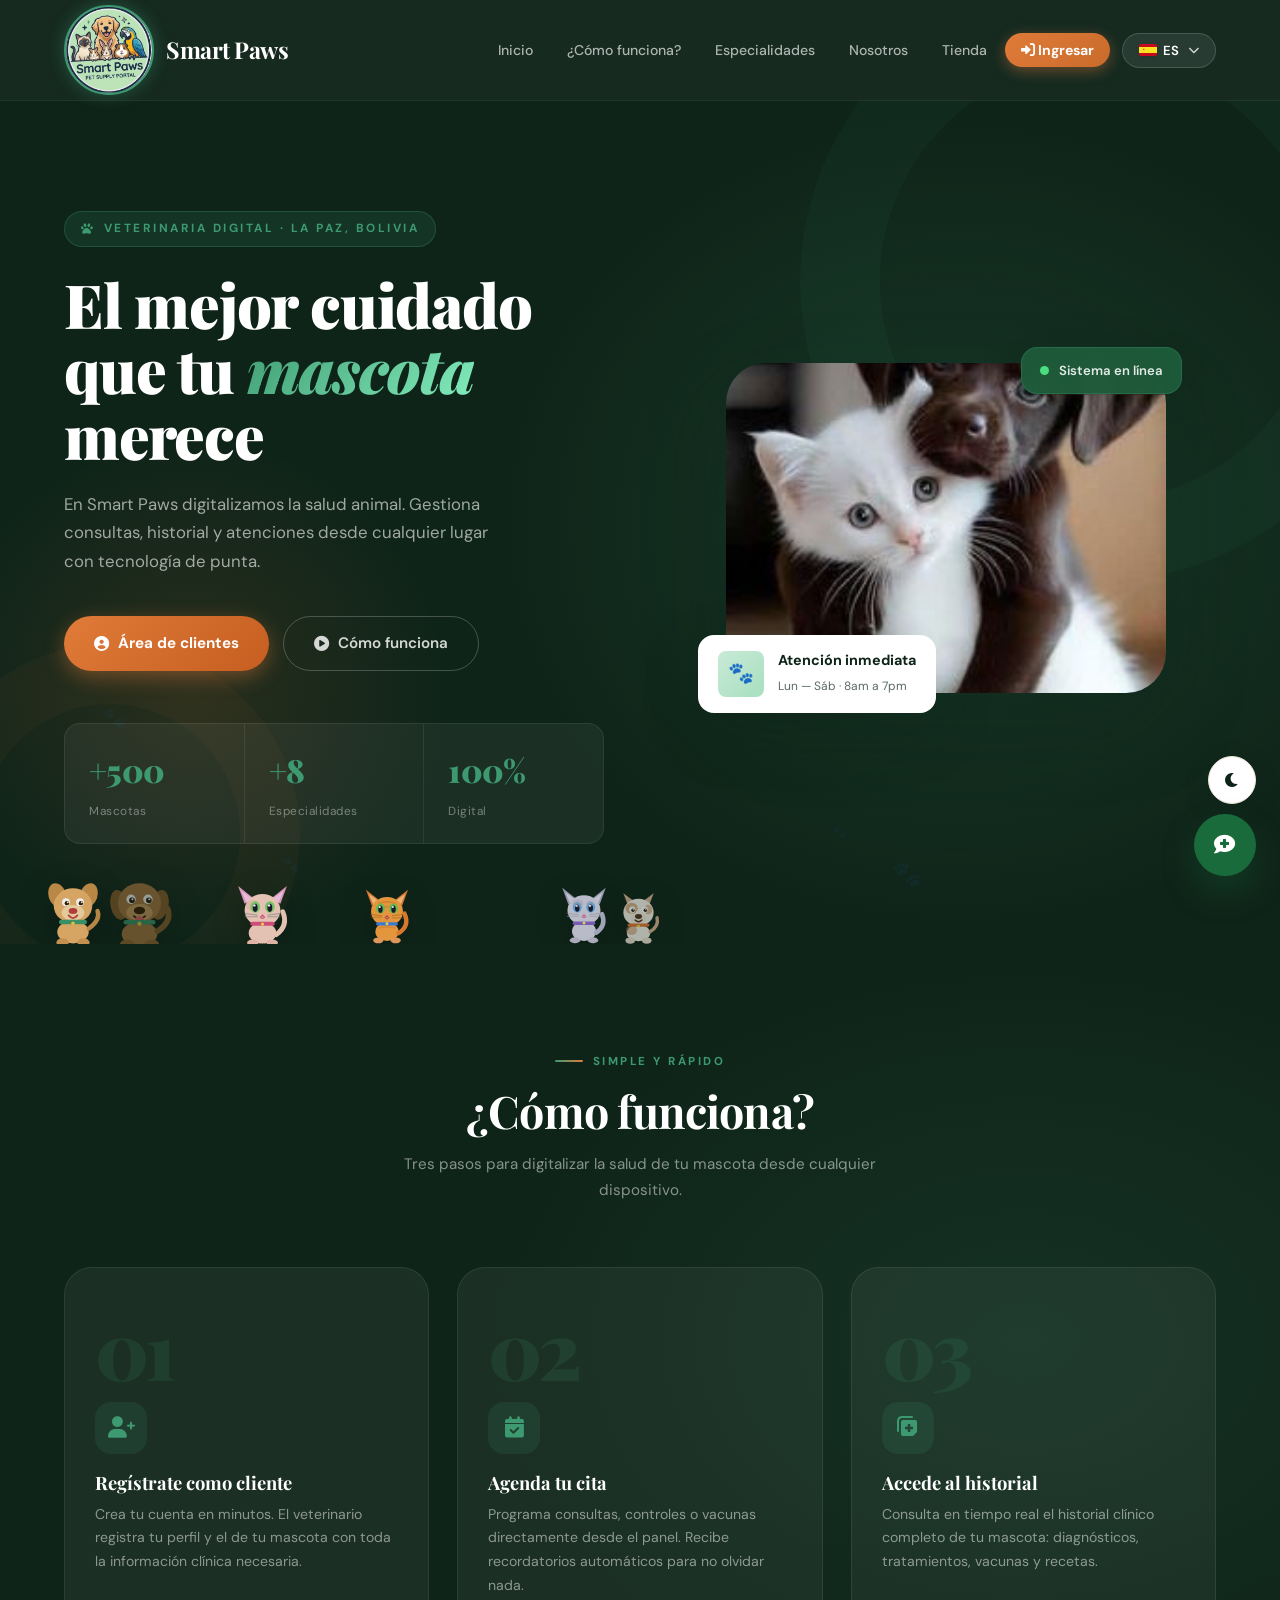
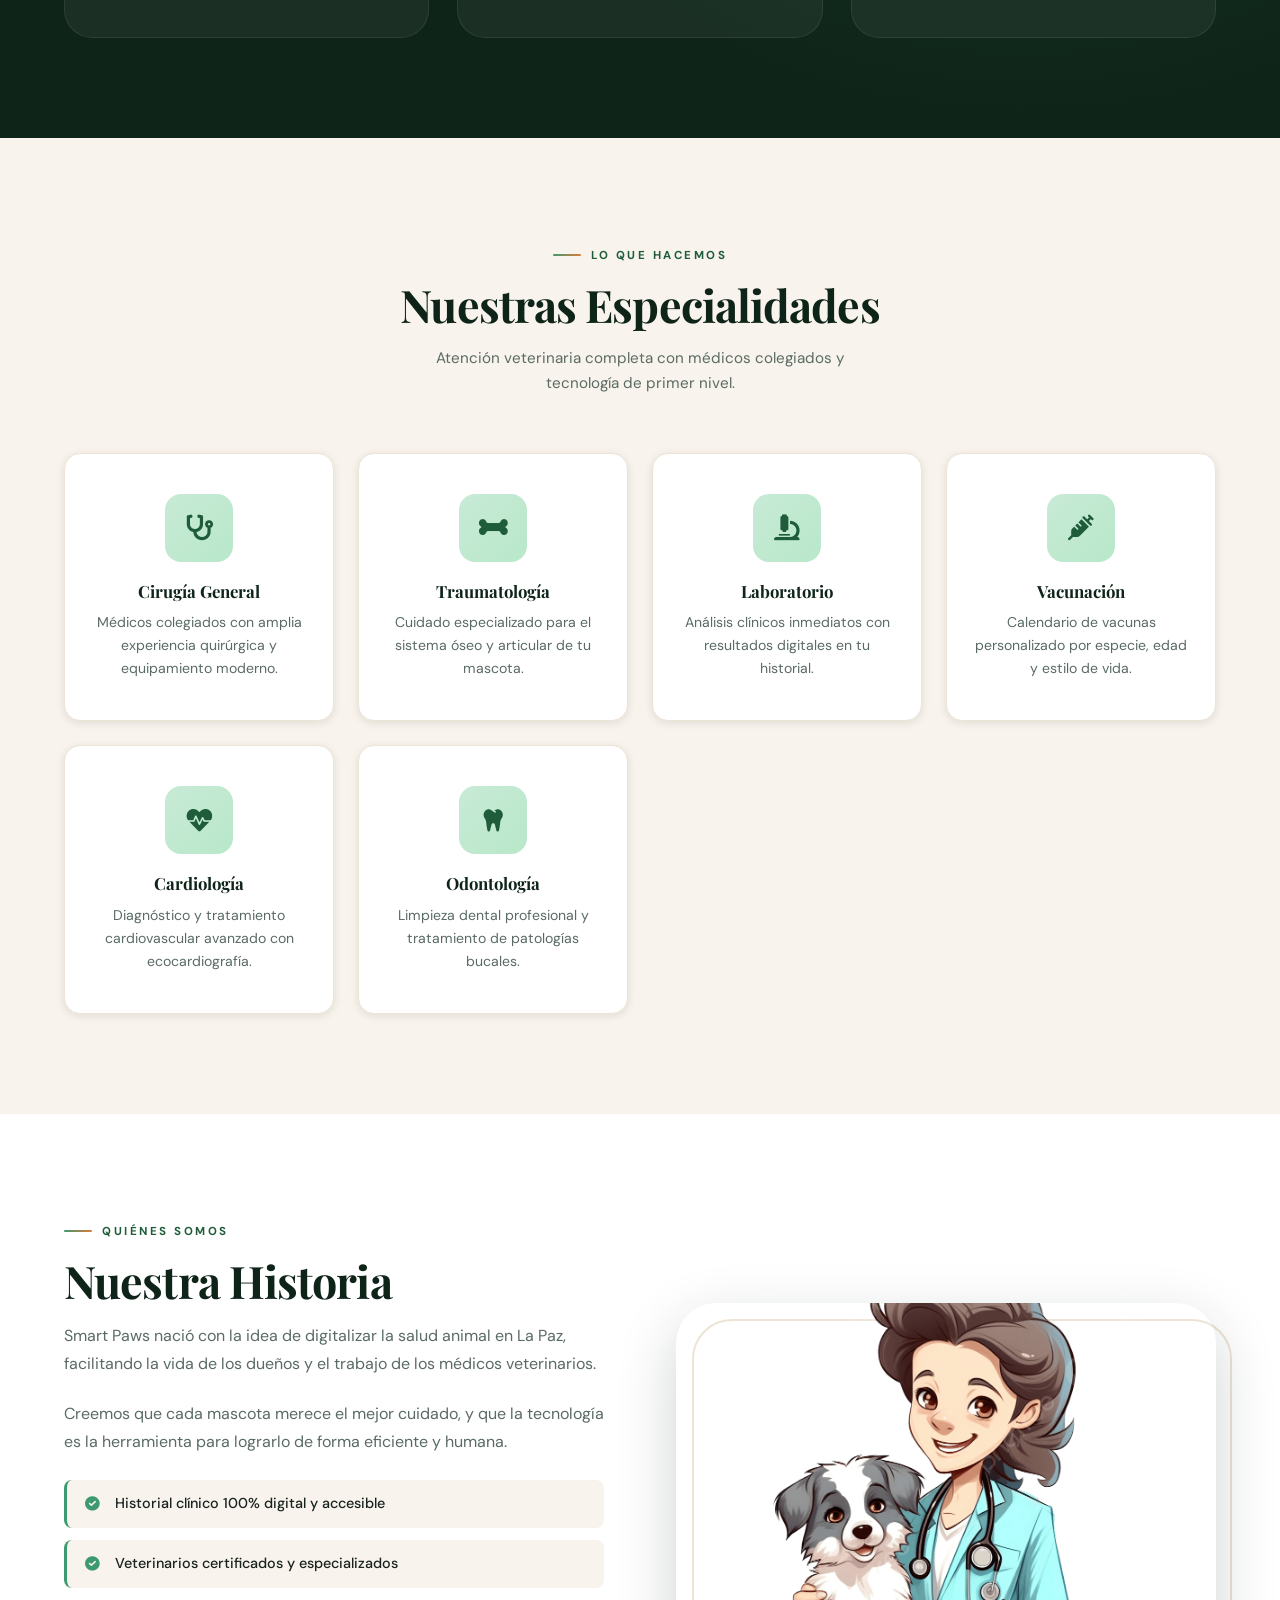
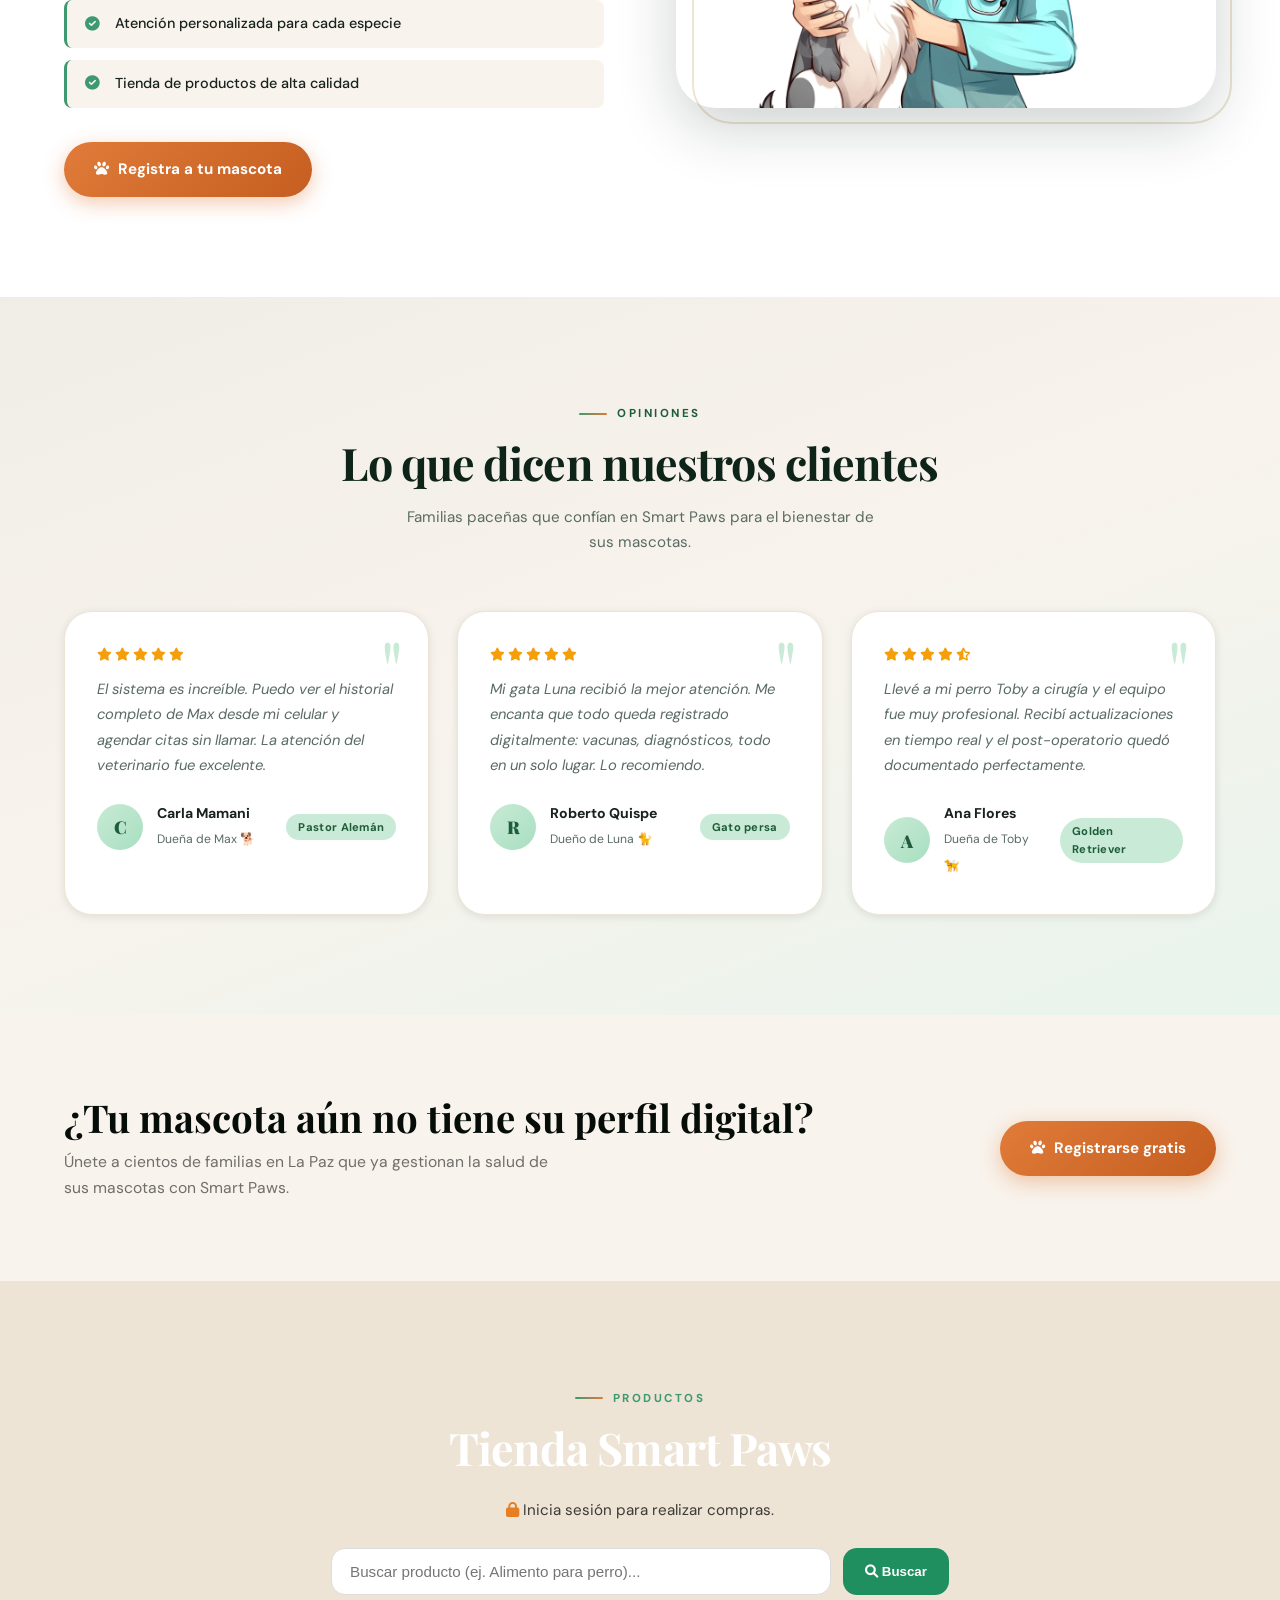
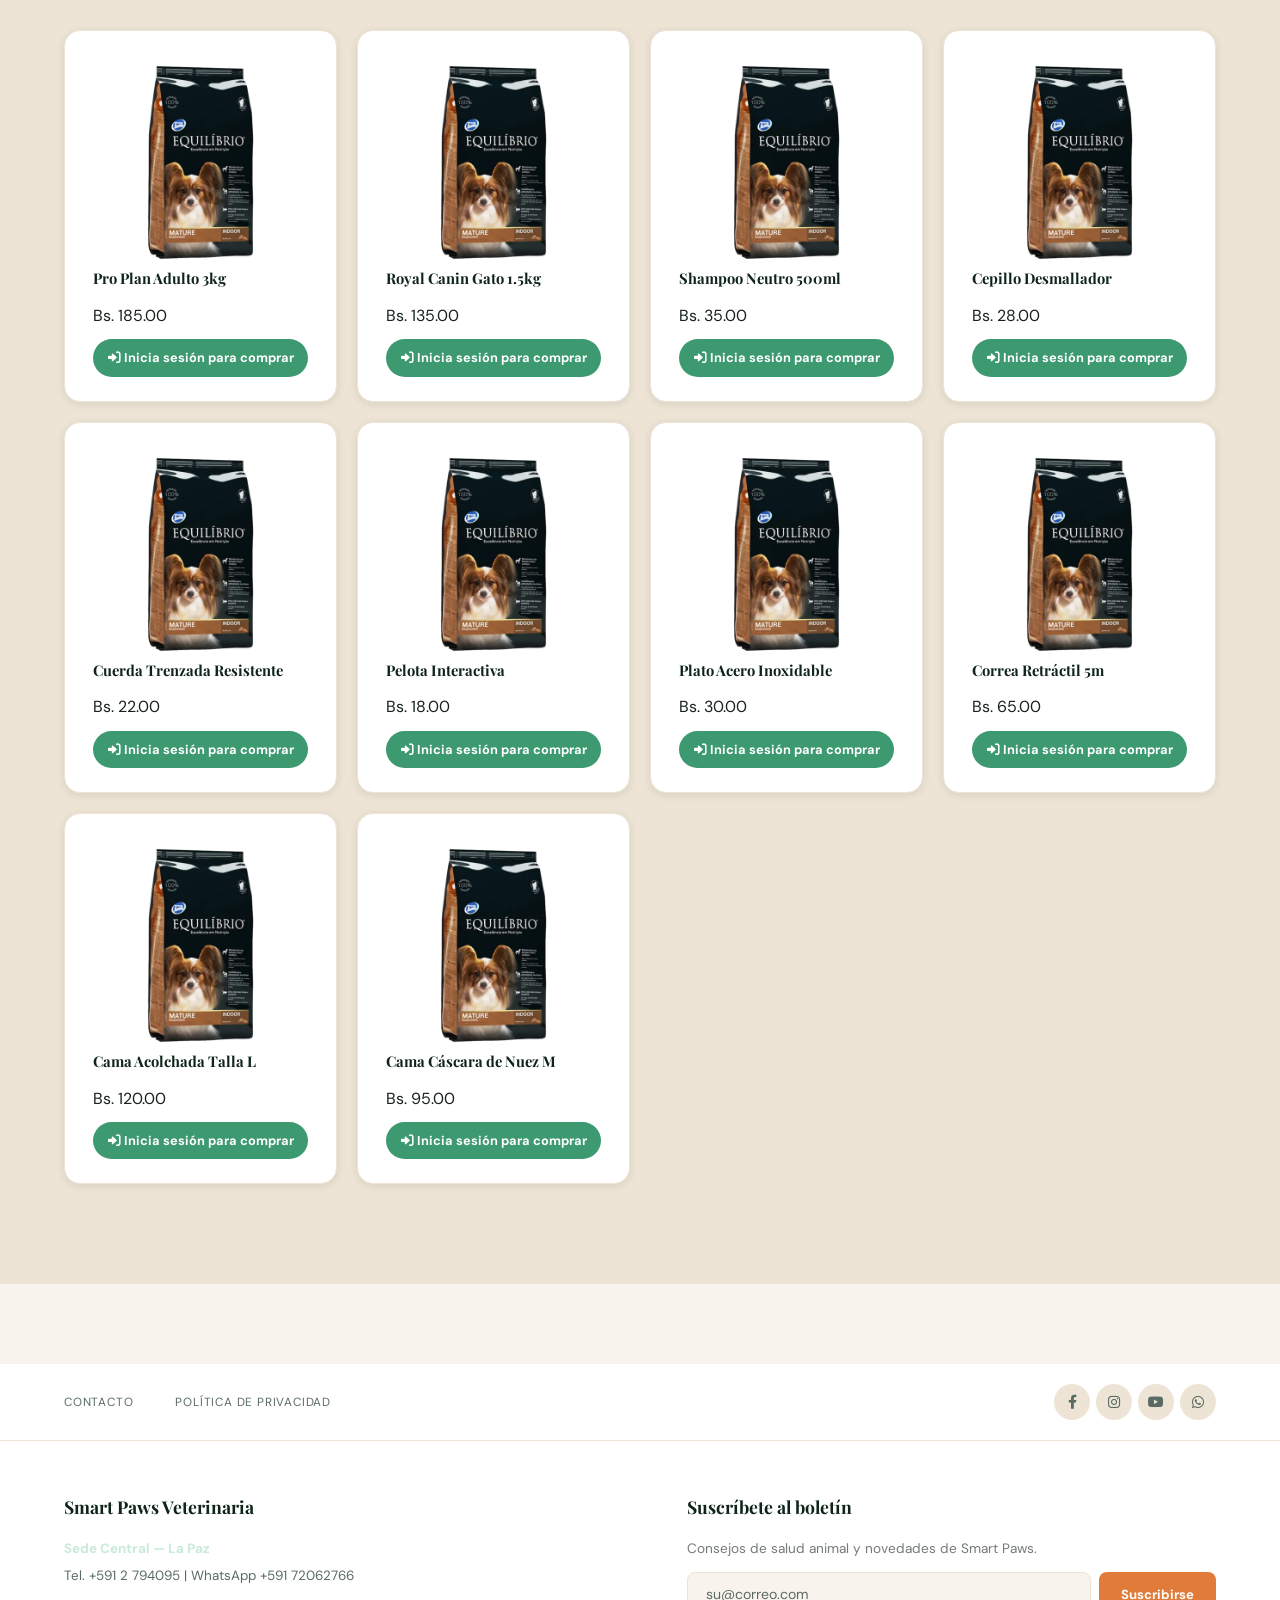
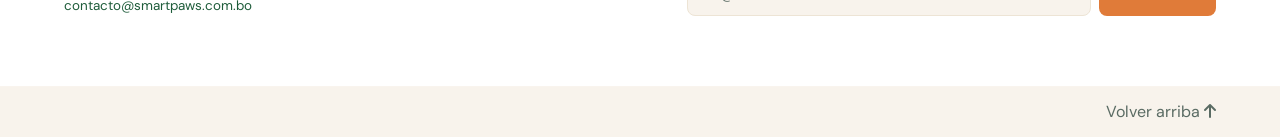
<file: index.html>
<!--index.html-->
<!DOCTYPE html>
<html lang="es">

<head>
  <meta charset="UTF-8">
  <meta name="viewport" content="width=device-width, initial-scale=1.0">
  <title>Smart Paws — Veterinaria Digital · La Paz</title>
  <link rel="stylesheet" href="css/style.css">
  <link rel="stylesheet" href="css/home.css">
  <link rel="stylesheet" href="css/shop.css">
  <link rel="stylesheet" href="css/chatbot.css">
  <link rel="stylesheet" href="css/theme.css">
  <link rel="stylesheet" href="https://cdnjs.cloudflare.com/ajax/libs/font-awesome/6.0.0/css/all.min.css">
  <script src="js/theme.js"></script>
  <script src="js/translation.js"></script>
</head>

<body>

  <header class="main-header" id="main-header">
    <div class="container header-flex">
      <div class="logo">
        <img src="img/logo.jpg" alt="Smart Paws">
        <span>Smart Paws</span>
      </div>
      <button class="menu-toggle" id="mobile-menu"><i class="fas fa-bars"></i></button>
      <nav class="nav-menu" id="nav-menu">
        <ul>
          <li><a href="index.html" data-translate="nav-home">Inicio</a></li>
          <li><a href="#como" data-translate="nav-how">¿Cómo funciona?</a></li>
          <li><a href="#especialidad" data-translate="nav-spec">Especialidades</a></li>
          <li><a href="#nosotros" data-translate="nav-about">Nosotros</a></li>
          <li><a href="#tienda" data-translate="nav-shop">Tienda</a></li>
          <li><a href="login.html" class="btn-nav" data-translate="nav-login"><i class="fas fa-sign-in-alt"></i> Ingresar</a></li>
        </ul>
      </nav>
    </div>
  </header>

  <!-- HERO -->
  <section class="hero">
    <div class="hero-bg"></div>
    <div class="hero-circle"></div>
    <div class="hero-circle-2"></div>
    <div class="hero-paws">
      <span>🐾</span><span>🐾</span><span>🐾</span><span>🐾</span><span>🐾</span>
    </div>

    <!-- ANIMALES SALTANDO -->
    <div class="hero-pets-parade" aria-hidden="true">

      <!-- Perrito 1 (izquierda) -->
      <div class="pet-jumper pet-dog-1">
        <svg width="70" height="70" viewBox="0 0 80 80" fill="none" xmlns="http://www.w3.org/2000/svg">
          <!-- orejas -->
          <ellipse cx="22" cy="22" rx="10" ry="14" fill="#c8914a" transform="rotate(-18 22 22)"/>
          <ellipse cx="58" cy="22" rx="10" ry="14" fill="#c8914a" transform="rotate(18 58 22)"/>
          <!-- cabeza -->
          <ellipse cx="40" cy="34" rx="22" ry="20" fill="#e8b06a"/>
          <!-- manchas cara -->
          <ellipse cx="40" cy="42" rx="13" ry="9" fill="#f5d9a8"/>
          <!-- ojos -->
          <circle cx="32" cy="30" r="4.5" fill="#fff"/>
          <circle cx="48" cy="30" r="4.5" fill="#fff"/>
          <circle cx="33" cy="31" r="2.5" fill="#3a2000"/>
          <circle cx="49" cy="31" r="2.5" fill="#3a2000"/>
          <circle cx="34" cy="30" r="1" fill="#fff"/>
          <circle cx="50" cy="30" r="1" fill="#fff"/>
          <!-- nariz -->
          <ellipse cx="40" cy="40" rx="5" ry="3.5" fill="#c04040"/>
          <!-- boca feliz -->
          <path d="M35 45 Q40 51 45 45" stroke="#c04040" stroke-width="2" fill="none" stroke-linecap="round"/>
          <!-- cuerpo -->
          <ellipse cx="40" cy="64" rx="18" ry="13" fill="#e8b06a"/>
          <!-- cola -->
          <path d="M58 60 Q72 50 68 40" stroke="#c8914a" stroke-width="5" fill="none" stroke-linecap="round"/>
          <!-- patitas -->
          <ellipse cx="28" cy="76" rx="7" ry="5" fill="#d49a55"/>
          <ellipse cx="52" cy="76" rx="7" ry="5" fill="#d49a55"/>
          <!-- collar -->
          <rect x="24" y="50" width="32" height="5" rx="2.5" fill="#3d996d"/>
          <circle cx="40" cy="54" r="2" fill="#f5c842"/>
        </svg>
      </div>

      <!-- Gatito 1 -->
      <div class="pet-jumper pet-cat-1">
        <svg width="65" height="65" viewBox="0 0 80 80" fill="none" xmlns="http://www.w3.org/2000/svg">
          <!-- orejas puntiagudas -->
          <polygon points="18,28 10,6 30,22" fill="#e8a0c8"/>
          <polygon points="62,28 70,6 50,22" fill="#e8a0c8"/>
          <polygon points="20,26 14,12 28,22" fill="#f7c8e8"/>
          <polygon points="60,26 66,12 52,22" fill="#f7c8e8"/>
          <!-- cabeza -->
          <ellipse cx="40" cy="36" rx="22" ry="20" fill="#f5d0c0"/>
          <!-- manchas cabeza -->
          <ellipse cx="28" cy="30" rx="8" ry="7" fill="#e8b8a8" opacity="0.5"/>
          <!-- ojos grandes -->
          <ellipse cx="31" cy="32" rx="6" ry="7" fill="#7ecf6e"/>
          <ellipse cx="49" cy="32" rx="6" ry="7" fill="#7ecf6e"/>
          <ellipse cx="31" cy="33" rx="3" ry="5" fill="#1a1a2e"/>
          <ellipse cx="49" cy="33" rx="3" ry="5" fill="#1a1a2e"/>
          <circle cx="30" cy="30" r="1.5" fill="#fff"/>
          <circle cx="48" cy="30" r="1.5" fill="#fff"/>
          <!-- nariz chiquita -->
          <polygon points="40,41 37,44 43,44" fill="#e05080"/>
          <!-- boca -->
          <path d="M37 44 Q40 48 43 44" stroke="#e05080" stroke-width="1.5" fill="none"/>
          <!-- bigotes -->
          <line x1="18" y1="40" x2="34" y2="42" stroke="#888" stroke-width="1.2" opacity="0.7"/>
          <line x1="18" y1="44" x2="34" y2="44" stroke="#888" stroke-width="1.2" opacity="0.7"/>
          <line x1="46" y1="42" x2="62" y2="40" stroke="#888" stroke-width="1.2" opacity="0.7"/>
          <line x1="46" y1="44" x2="62" y2="44" stroke="#888" stroke-width="1.2" opacity="0.7"/>
          <!-- cuerpo -->
          <ellipse cx="40" cy="64" rx="17" ry="13" fill="#f5d0c0"/>
          <!-- cola curva -->
          <path d="M57 66 Q72 55 65 38" stroke="#f5d0c0" stroke-width="6" fill="none" stroke-linecap="round"/>
          <!-- patitas -->
          <ellipse cx="28" cy="76" rx="7" ry="4" fill="#f0c0b0"/>
          <ellipse cx="52" cy="76" rx="7" ry="4" fill="#f0c0b0"/>
          <!-- collar rosa -->
          <rect x="25" y="50" width="30" height="5" rx="2.5" fill="#e05080"/>
          <circle cx="40" cy="53" r="2" fill="#f5e050"/>
        </svg>
      </div>

      <!-- Perrito 2 (más grande, oscuro) -->
      <div class="pet-jumper pet-dog-2">
        <svg width="75" height="75" viewBox="0 0 80 80" fill="none" xmlns="http://www.w3.org/2000/svg">
          <!-- orejas caídas -->
          <ellipse cx="18" cy="34" rx="9" ry="16" fill="#8b5e2a" transform="rotate(-10 18 34)"/>
          <ellipse cx="62" cy="34" rx="9" ry="16" fill="#8b5e2a" transform="rotate(10 62 34)"/>
          <!-- cabeza -->
          <ellipse cx="40" cy="32" rx="23" ry="21" fill="#b07840"/>
          <!-- hocico -->
          <ellipse cx="40" cy="42" rx="14" ry="9" fill="#d4a060"/>
          <!-- ojos -->
          <circle cx="31" cy="28" r="5" fill="#fff"/>
          <circle cx="49" cy="28" r="5" fill="#fff"/>
          <circle cx="32" cy="29" r="3" fill="#2a1500"/>
          <circle cx="50" cy="29" r="3" fill="#2a1500"/>
          <circle cx="32.5" cy="28" r="1.2" fill="#fff"/>
          <circle cx="50.5" cy="28" r="1.2" fill="#fff"/>
          <!-- nariz grande -->
          <ellipse cx="40" cy="40" rx="6" ry="4" fill="#3a1a00"/>
          <!-- boca -->
          <path d="M34 46 Q40 52 46 46" stroke="#3a1a00" stroke-width="2" fill="none" stroke-linecap="round"/>
          <!-- lengua -->
          <ellipse cx="40" cy="50" rx="5" ry="4" fill="#e06060"/>
          <!-- cuerpo -->
          <ellipse cx="40" cy="65" rx="19" ry="13" fill="#b07840"/>
          <!-- cola -->
          <path d="M59 62 Q75 52 70 38" stroke="#8b5e2a" stroke-width="6" fill="none" stroke-linecap="round"/>
          <!-- patitas -->
          <ellipse cx="27" cy="76" rx="8" ry="5" fill="#9a6830"/>
          <ellipse cx="53" cy="76" rx="8" ry="5" fill="#9a6830"/>
          <!-- collar verde -->
          <rect x="23" y="50" width="34" height="5" rx="2.5" fill="#3d996d"/>
          <circle cx="40" cy="54" r="2.2" fill="#f5c842"/>
        </svg>
      </div>

      <!-- Gatito 2 (gris) -->
      <div class="pet-jumper pet-cat-2">
        <svg width="60" height="60" viewBox="0 0 80 80" fill="none" xmlns="http://www.w3.org/2000/svg">
          <!-- orejas -->
          <polygon points="19,27 11,5 31,21" fill="#a0a0b8"/>
          <polygon points="61,27 69,5 49,21" fill="#a0a0b8"/>
          <polygon points="21,25 15,11 29,21" fill="#d0d0e0"/>
          <polygon points="59,25 65,11 51,21" fill="#d0d0e0"/>
          <!-- cabeza -->
          <ellipse cx="40" cy="35" rx="22" ry="20" fill="#c8c8d8"/>
          <!-- ojos azules -->
          <ellipse cx="31" cy="31" rx="6" ry="7" fill="#60a8e0"/>
          <ellipse cx="49" cy="31" rx="6" ry="7" fill="#60a8e0"/>
          <ellipse cx="31" cy="32" rx="3" ry="5" fill="#1a1a2e"/>
          <ellipse cx="49" cy="32" rx="3" ry="5" fill="#1a1a2e"/>
          <circle cx="30" cy="29" r="1.5" fill="#fff"/>
          <circle cx="48" cy="29" r="1.5" fill="#fff"/>
          <!-- nariz -->
          <polygon points="40,40 37,43 43,43" fill="#d06090"/>
          <!-- boca -->
          <path d="M37 43 Q40 47 43 43" stroke="#d06090" stroke-width="1.5" fill="none"/>
          <!-- bigotes -->
          <line x1="17" y1="39" x2="33" y2="41" stroke="#999" stroke-width="1.2" opacity="0.6"/>
          <line x1="17" y1="43" x2="33" y2="43" stroke="#999" stroke-width="1.2" opacity="0.6"/>
          <line x1="47" y1="41" x2="63" y2="39" stroke="#999" stroke-width="1.2" opacity="0.6"/>
          <line x1="47" y1="43" x2="63" y2="43" stroke="#999" stroke-width="1.2" opacity="0.6"/>
          <!-- manchas grises -->
          <ellipse cx="32" cy="26" rx="7" ry="5" fill="#a0a0b8" opacity="0.4"/>
          <ellipse cx="48" cy="26" rx="5" ry="4" fill="#a0a0b8" opacity="0.4"/>
          <!-- cuerpo -->
          <ellipse cx="40" cy="63" rx="16" ry="13" fill="#c8c8d8"/>
          <!-- cola -->
          <path d="M56 65 Q70 56 64 40" stroke="#b0b0c8" stroke-width="6" fill="none" stroke-linecap="round"/>
          <!-- patitas -->
          <ellipse cx="28" cy="75" rx="7" ry="4" fill="#b8b8c8"/>
          <ellipse cx="52" cy="75" rx="7" ry="4" fill="#b8b8c8"/>
          <!-- collar morado -->
          <rect x="25" y="50" width="30" height="4.5" rx="2.2" fill="#8060c0"/>
          <circle cx="40" cy="52" r="2" fill="#f0e060"/>
        </svg>
      </div>

      <!-- Perrito 3 pequeño (manchado) -->
      <div class="pet-jumper pet-dog-3">
        <svg width="55" height="55" viewBox="0 0 80 80" fill="none" xmlns="http://www.w3.org/2000/svg">
          <!-- orejas pequeñas paradas -->
          <polygon points="24,22 18,6 34,18" fill="#d4b090"/>
          <polygon points="56,22 62,6 46,18" fill="#d4b090"/>
          <!-- cabeza blanca -->
          <ellipse cx="40" cy="34" rx="22" ry="20" fill="#f5f0e8"/>
          <!-- manchas marrones -->
          <ellipse cx="30" cy="28" rx="9" ry="8" fill="#c89060" opacity="0.7"/>
          <ellipse cx="54" cy="30" rx="6" ry="7" fill="#c89060" opacity="0.6"/>
          <!-- hocico -->
          <ellipse cx="40" cy="43" rx="12" ry="7" fill="#f0e8d8"/>
          <!-- ojos -->
          <circle cx="31" cy="30" r="4.5" fill="#fff"/>
          <circle cx="49" cy="30" r="4.5" fill="#fff"/>
          <circle cx="32" cy="31" r="2.5" fill="#2a1a00"/>
          <circle cx="50" cy="31" r="2.5" fill="#2a1a00"/>
          <circle cx="32.5" cy="30" r="1" fill="#fff"/>
          <circle cx="50.5" cy="30" r="1" fill="#fff"/>
          <!-- nariz -->
          <ellipse cx="40" cy="40" rx="5" ry="3.5" fill="#503020"/>
          <!-- boca / sonrisa -->
          <path d="M35 45 Q40 50 45 45" stroke="#503020" stroke-width="2" fill="none" stroke-linecap="round"/>
          <!-- cuerpo -->
          <ellipse cx="40" cy="64" rx="17" ry="12" fill="#f5f0e8"/>
          <ellipse cx="30" cy="60" rx="8" ry="7" fill="#c89060" opacity="0.55"/>
          <!-- cola -->
          <path d="M57 62 Q70 54 67 42" stroke="#d4b090" stroke-width="5" fill="none" stroke-linecap="round"/>
          <!-- patitas -->
          <ellipse cx="28" cy="75" rx="7" ry="4.5" fill="#e8e0d0"/>
          <ellipse cx="52" cy="75" rx="7" ry="4.5" fill="#e8e0d0"/>
          <!-- collar naranja -->
          <rect x="24" y="50" width="32" height="5" rx="2.5" fill="#e07430"/>
          <circle cx="40" cy="54" r="2" fill="#f5e050"/>
        </svg>
      </div>

      <!-- Gatito 3 naranja -->
      <div class="pet-jumper pet-cat-3">
        <svg width="58" height="58" viewBox="0 0 80 80" fill="none" xmlns="http://www.w3.org/2000/svg">
          <!-- orejas -->
          <polygon points="19,27 11,5 31,21" fill="#e88030"/>
          <polygon points="61,27 69,5 49,21" fill="#e88030"/>
          <polygon points="21,25 15,11 29,21" fill="#ffc080"/>
          <polygon points="59,25 65,11 51,21" fill="#ffc080"/>
          <!-- cabeza naranja -->
          <ellipse cx="40" cy="35" rx="22" ry="20" fill="#f5a040"/>
          <!-- rayas tabby -->
          <path d="M28 24 Q40 20 52 24" stroke="#d07820" stroke-width="2.5" fill="none" opacity="0.5"/>
          <path d="M30 30 Q40 27 50 30" stroke="#d07820" stroke-width="2" fill="none" opacity="0.4"/>
          <!-- ojos verdes -->
          <ellipse cx="31" cy="31" rx="6" ry="7" fill="#68c858"/>
          <ellipse cx="49" cy="31" rx="6" ry="7" fill="#68c858"/>
          <ellipse cx="31" cy="32" rx="3" ry="5" fill="#1a1a2e"/>
          <ellipse cx="49" cy="32" rx="3" ry="5" fill="#1a1a2e"/>
          <circle cx="30" cy="29" r="1.5" fill="#fff"/>
          <circle cx="48" cy="29" r="1.5" fill="#fff"/>
          <!-- nariz -->
          <polygon points="40,40 37,43 43,43" fill="#c04060"/>
          <!-- boca -->
          <path d="M37 43 Q40 48 43 43" stroke="#c04060" stroke-width="1.5" fill="none"/>
          <!-- bigotes -->
          <line x1="17" y1="39" x2="33" y2="41" stroke="#a06020" stroke-width="1.2" opacity="0.6"/>
          <line x1="17" y1="43" x2="33" y2="43" stroke="#a06020" stroke-width="1.2" opacity="0.6"/>
          <line x1="47" y1="41" x2="63" y2="39" stroke="#a06020" stroke-width="1.2" opacity="0.6"/>
          <line x1="47" y1="44" x2="63" y2="44" stroke="#a06020" stroke-width="1.2" opacity="0.6"/>
          <!-- cuerpo -->
          <ellipse cx="40" cy="63" rx="16" ry="13" fill="#f5a040"/>
          <!-- rayas cuerpo -->
          <path d="M28 58 Q40 55 52 58" stroke="#d07820" stroke-width="2" fill="none" opacity="0.4"/>
          <!-- cola -->
          <path d="M56 65 Q72 55 64 38" stroke="#e88030" stroke-width="6" fill="none" stroke-linecap="round"/>
          <!-- patitas -->
          <ellipse cx="28" cy="75" rx="7" ry="4" fill="#f0a060"/>
          <ellipse cx="52" cy="75" rx="7" ry="4" fill="#f0a060"/>
          <!-- collar azul -->
          <rect x="25" y="50" width="30" height="4.5" rx="2.2" fill="#4080e0"/>
          <circle cx="40" cy="52" r="2" fill="#f5e060"/>
        </svg>
      </div>

    </div>
    <div class="container hero-inner">
      <div class="hero-text">
        <span class="eyebrow" data-translate="hero-eyebrow"><i class="fas fa-paw"></i> Veterinaria Digital · La Paz, Bolivia</span>
        <h1 data-translate="hero-title">El mejor cuidado<br>que tu <em>mascota</em><br>merece</h1>
        <p data-translate="hero-desc">En Smart Paws digitalizamos la salud animal. Gestiona consultas, historial y atenciones desde cualquier lugar con tecnología de punta.</p>
        <div class="hero-actions">
          <a href="login.html" class="btn-primary" data-translate="hero-btn-client"><i class="fas fa-user-circle"></i> Área de clientes</a>
          <a href="#como" class="btn-outline" data-translate="hero-btn-how"><i class="fas fa-play-circle"></i> Cómo funciona</a>
        </div>
        <div class="hero-stats">
          <div class="stat"><span>+500</span><small data-translate="hero-stat-pets">Mascotas</small></div>
          <div class="stat"><span>8+</span><small data-translate="hero-stat-spec">Especialidades</small></div>
          <div class="stat"><span>100%</span><small data-translate="hero-stat-dig">Digital</small></div>
        </div>
      </div>
      <div class="hero-image">
        <div class="hero-image-frame">
          <div class="hero-image-glow"></div>
          <img src="img/perrogato.jpg" alt="Mascotas felices">
          <div class="hero-badge">
            <div class="badge-icon">🐾</div>
            <div class="badge-text">
              <strong data-translate="hero-badge-title">Atención inmediata</strong>
              <span data-translate="hero-badge-schedule">Lun — Sáb · 8am a 7pm</span>
            </div>
          </div>
          <div class="hero-badge-2">
            <div class="pulse-dot"></div>
            <span data-translate="hero-badge-online">Sistema en línea</span>
          </div>
        </div>
      </div>
    </div>
  </section>

  <!-- CÓMO FUNCIONA -->
  <section id="como" class="como-bg section-padding">
    <div class="container">
      <div class="como-header fade-up">
        <span class="section-label" data-translate="how-label">Simple y rápido</span>
        <h2 class="section-title" data-translate="how-title">¿Cómo funciona?</h2>
        <p data-translate="how-desc">Tres pasos para digitalizar la salud de tu mascota desde cualquier dispositivo.</p>
      </div>
      <div class="pasos-grid">
        <div class="paso fade-up">
          <div class="paso-num">01</div>
          <div class="paso-icon"><i class="fas fa-user-plus"></i></div>
          <h3 data-translate="how-step1-title">Regístrate como cliente</h3>
          <p data-translate="how-step1-desc">Crea tu cuenta en minutos. El veterinario registra tu perfil y el de tu mascota con toda la información clínica necesaria.</p>
        </div>
        <div class="paso fade-up">
          <div class="paso-num">02</div>
          <div class="paso-icon"><i class="fas fa-calendar-check"></i></div>
          <h3 data-translate="how-step2-title">Agenda tu cita</h3>
          <p data-translate="how-step2-desc">Programa consultas, controles o vacunas directamente desde el panel. Recibe recordatorios automáticos para no olvidar nada.</p>
        </div>
        <div class="paso fade-up">
          <div class="paso-num">03</div>
          <div class="paso-icon"><i class="fas fa-notes-medical"></i></div>
          <h3 data-translate="how-step3-title">Accede al historial</h3>
          <p data-translate="how-step3-desc">Consulta en tiempo real el historial clínico completo de tu mascota: diagnósticos, tratamientos, vacunas y recetas.</p>
        </div>
      </div>
    </div>
  </section>

  <!-- ESPECIALIDADES -->
  <section id="especialidad" class="section-padding especialidades-bg">
    <div class="container">
      <div class="especialidades-header fade-up">
        <span class="section-label" data-translate="spec-label">Lo que hacemos</span>
        <h2 class="section-title" data-translate="spec-title">Nuestras Especialidades</h2>
        <p style="color:var(--texto-suave);max-width:460px;margin:0 auto;font-size:.95rem;" data-translate="spec-desc">Atención veterinaria completa con médicos colegiados y tecnología de primer nivel.</p>
      </div>
      <div class="grid-especialidades">
        <div class="card-especialidad fade-up">
          <div class="card-icon"><i class="fas fa-stethoscope"></i></div>
          <h3 data-translate="spec-card1-title">Cirugía General</h3>
          <p data-translate="spec-card1-desc">Médicos colegiados con amplia experiencia quirúrgica y equipamiento moderno.</p>
        </div>
        <div class="card-especialidad fade-up">
          <div class="card-icon"><i class="fas fa-bone"></i></div>
          <h3 data-translate="spec-card2-title">Traumatología</h3>
          <p data-translate="spec-card2-desc">Cuidado especializado para el sistema óseo y articular de tu mascota.</p>
        </div>
        <div class="card-especialidad fade-up">
          <div class="card-icon"><i class="fas fa-microscope"></i></div>
          <h3 data-translate="spec-card3-title">Laboratorio</h3>
          <p data-translate="spec-card3-desc">Análisis clínicos inmediatos con resultados digitales en tu historial.</p>
        </div>
        <div class="card-especialidad fade-up">
          <div class="card-icon"><i class="fas fa-syringe"></i></div>
          <h3 data-translate="spec-card4-title">Vacunación</h3>
          <p data-translate="spec-card4-desc">Calendario de vacunas personalizado por especie, edad y estilo de vida.</p>
        </div>
        <div class="card-especialidad fade-up">
          <div class="card-icon"><i class="fas fa-heartbeat"></i></div>
          <h3 data-translate="spec-card5-title">Cardiología</h3>
          <p data-translate="spec-card5-desc">Diagnóstico y tratamiento cardiovascular avanzado con ecocardiografía.</p>
        </div>
        <div class="card-especialidad fade-up">
          <div class="card-icon"><i class="fas fa-tooth"></i></div>
          <h3 data-translate="spec-card6-title">Odontología</h3>
          <p data-translate="spec-card6-desc">Limpieza dental profesional y tratamiento de patologías bucales.</p>
        </div>
      </div>
    </div>
  </section>

  <!-- HISTORIA / NOSOTROS -->
  <section id="nosotros" class="section-padding historia-bg">
    <div class="container grid-2">
      <div class="text-content fade-up">
        <span class="section-label">Quiénes somos</span>
        <h2 class="section-title">Nuestra Historia</h2>
        <p>Smart Paws nació con la idea de digitalizar la salud animal en La Paz, facilitando la vida de los dueños y el
          trabajo de los médicos veterinarios.</p>
        <p>Creemos que cada mascota merece el mejor cuidado, y que la tecnología es la herramienta para lograrlo de
          forma eficiente y humana.</p>
        <div class="feature-list">
          <div class="feature-item"><i class="fas fa-check-circle"></i><span>Historial clínico 100% digital y
              accesible</span></div>
          <div class="feature-item"><i class="fas fa-check-circle"></i><span>Veterinarios certificados y
              especializados</span></div>
          <div class="feature-item"><i class="fas fa-check-circle"></i><span>Atención personalizada para cada
              especie</span></div>
          <div class="feature-item"><i class="fas fa-check-circle"></i><span>Tienda de productos de alta calidad</span>
          </div>
        </div>
        <a href="login.html" class="btn-primary" style="margin-top:10px;display:inline-flex;"><i class="fas fa-paw"></i>
          Registra a tu mascota</a>
      </div>
      <div class="image-content fade-up">
        <img src="img/veterinaria.png" alt="Equipo Smart Paws">
      </div>
    </div>
  </section>

  <!-- TESTIMONIOS -->
  <section class="testimonios-bg section-padding">
    <div class="container">
      <div class="testimonios-header fade-up">
        <span class="section-label">Opiniones</span>
        <h2 class="section-title">Lo que dicen nuestros clientes</h2>
        <p style="color:var(--texto-suave);max-width:480px;margin:0 auto;font-size:.95rem;">Familias paceñas que confían
          en Smart Paws para el bienestar de sus mascotas.</p>
      </div>
      <div class="testimonios-grid">
        <div class="testimonio fade-up">
          <div class="testimonio-stars">
            <i class="fas fa-star"></i><i class="fas fa-star"></i><i class="fas fa-star"></i><i
              class="fas fa-star"></i><i class="fas fa-star"></i>
          </div>
          <p>El sistema es increíble. Puedo ver el historial completo de Max desde mi celular y agendar citas sin
            llamar. La atención del veterinario fue excelente.</p>
          <div class="testimonio-autor">
            <div class="autor-avatar">C</div>
            <div class="autor-info">
              <strong>Carla Mamani</strong>
              <span>Dueña de Max 🐕</span>
            </div>
            <span class="autor-mascota">Pastor Alemán</span>
          </div>
        </div>
        <div class="testimonio fade-up">
          <div class="testimonio-stars">
            <i class="fas fa-star"></i><i class="fas fa-star"></i><i class="fas fa-star"></i><i
              class="fas fa-star"></i><i class="fas fa-star"></i>
          </div>
          <p>Mi gata Luna recibió la mejor atención. Me encanta que todo queda registrado digitalmente: vacunas,
            diagnósticos, todo en un solo lugar. Lo recomiendo.</p>
          <div class="testimonio-autor">
            <div class="autor-avatar">R</div>
            <div class="autor-info">
              <strong>Roberto Quispe</strong>
              <span>Dueño de Luna 🐈</span>
            </div>
            <span class="autor-mascota">Gato persa</span>
          </div>
        </div>
        <div class="testimonio fade-up">
          <div class="testimonio-stars">
            <i class="fas fa-star"></i><i class="fas fa-star"></i><i class="fas fa-star"></i><i
              class="fas fa-star"></i><i class="fas fa-star-half-alt"></i>
          </div>
          <p>Llevé a mi perro Toby a cirugía y el equipo fue muy profesional. Recibí actualizaciones en tiempo real y el
            post-operatorio quedó documentado perfectamente.</p>
          <div class="testimonio-autor">
            <div class="autor-avatar">A</div>
            <div class="autor-info">
              <strong>Ana Flores</strong>
              <span>Dueña de Toby 🦮</span>
            </div>
            <span class="autor-mascota">Golden Retriever</span>
          </div>
        </div>
      </div>
    </div>
  </section>

  <!-- CTA BAND -->
  <section class="cta-band">
    <div class="container cta-inner">
      <div class="cta-text fade-up">
        <h2 data-translate="cta-title">¿Tu mascota aún no tiene su perfil digital?</h2>
        <p data-translate="cta-desc">Únete a cientos de familias en La Paz que ya gestionan la salud de sus mascotas con Smart Paws.</p>
      </div>
      <div class="cta-actions fade-up">
        <a href="login.html" class="btn-primary" data-translate="cta-btn"><i class="fas fa-paw"></i> Registrarse gratis</a>
      </div>
    </div>
  </section>
 
  <!-- TIENDA -->
  <section id="tienda" class="shop-preview section-padding">
    <div class="container">
      <div class="shop-header fade-up">
        <span class="section-label" data-translate="shop-label">Productos</span>
        <h2 class="section-title" data-translate="shop-title">Tienda Smart Paws</h2>
      </div>
      <p class="info-text" data-translate="shop-info-text"><i class="fas fa-lock"></i> Inicia sesión para realizar compras.</p>
      <div class="search-container">
        <input type="text" id="input-busqueda" data-translate-placeholder="input-search-home" placeholder="Buscar producto (ej. Alimento para perro)...">
        <button id="btn-buscar" data-translate="shop-search-btn"><i class="fas fa-search"></i> Buscar</button>
      </div>
      <div class="product-grid" id="contenedor-productos">
        <p style="color:var(--texto-suave);" data-translate="shop-loading">Cargando productos...</p>
      </div>
    </div>
  </section>
 
  <!-- FOOTER -->
  <footer class="main-footer">
    <div class="footer-top">
      <div class="container footer-top-flex">
        <div class="footer-links-top">
          <a>Contacto</a>
          <a>Política de privacidad</a>
        </div>
        <div class="footer-social">
          <a href="https://facebook.com/TU_PAGINA" target="_blank">
            <i class="fab fa-facebook-f"></i>
          </a>

          <a href="https://instagram.com/smartpawsveterinaria" target="_blank">
            <i class="fab fa-instagram"></i>
          </a>

          <a href="https://youtube.com/@smartpaws" target="_blank">
            <i class="fab fa-youtube"></i>
          </a>

          <a href="https://wa.me/59172062766?text=Hola,%20quiero%20agendar%20una%20cita%20🐾" target="_blank">
            <i class="fab fa-whatsapp"></i>
          </a>

        </div>
      </div>
    </div>
    <div class="footer-main">
      <div class="container footer-grid-custom">
        <div class="footer-info">
          <h3 data-translate="footer-contact-title">Smart Paws Veterinaria</h3>
          <p class="city-title" data-translate="footer-city">Sede Central — La Paz</p>
          <p>Tel. +591 2 794095 | WhatsApp +591 72062766</p>
          <a href="mailto:contacto@smartpaws.com.bo">contacto@smartpaws.com.bo</a>
        </div>
 
        <div class="footer-newsletter">
          <h3 data-translate="footer-newsletter-title">Suscríbete al boletín</h3>
          <p style="font-size:.85rem;margin-bottom:12px;opacity:.6;" data-translate="footer-newsletter-desc">Consejos de salud animal y novedades de Smart Paws.</p>
          <form class="newsletter-form" id="newsletter-form">
            <input type="email" id="newsletter-email" data-translate-placeholder="newsletter-email" placeholder="su@correo.com" required>
            <button type="submit" data-translate="footer-newsletter-btn">Suscribirse</button>
          </form>
          <p class="newsletter-status" id="newsletter-status" role="status" aria-live="polite"></p>
        </div>
 
      </div>
    </div>
    <div class="back-to-top">
      <a href="#" data-translate="footer-back-to-top">Volver arriba <i class="fas fa-arrow-up"></i></a>
    </div>
  </footer>
 
  <script src="js/main.js"></script>
  <script src="js/tienda-preview.js"></script>
  <script>
    // Scroll animations
    const observer = new IntersectionObserver((entries) => {
      entries.forEach(e => { if (e.isIntersecting) e.target.classList.add('visible'); });
    }, { threshold: 0.12 });
    document.querySelectorAll('.fade-up').forEach(el => observer.observe(el));

    // Header scroll effect
    const header = document.getElementById('main-header');
    window.addEventListener('scroll', () => {
      header.classList.toggle('scrolled', window.scrollY > 60);
    });

    // Mobile menu
    /*document.getElementById('mobile-menu').addEventListener('click', () => {
      document.getElementById('nav-menu').classList.toggle('active');
    });*/

    // Animated counters
    function animateCounter(el, target, suffix = '') {
      let count = 0;
      const step = Math.ceil(target / 60);
      const timer = setInterval(() => {
        count += step;
        if (count >= target) { count = target; clearInterval(timer); }
        el.textContent = (suffix === '+' ? '+' : '') + count + (suffix !== '+' ? suffix : '');
      }, 30);
    }
    const statsObserver = new IntersectionObserver((entries) => {
      entries.forEach(e => {
        if (e.isIntersecting) {
          const spans = e.target.querySelectorAll('.stat span');
          spans.forEach(span => {
            const text = span.textContent;
            if (text.includes('+')) animateCounter(span, parseInt(text), '+');
            else if (text.includes('%')) animateCounter(span, parseInt(text), '%');
            else animateCounter(span, parseInt(text));
          });
          statsObserver.unobserve(e.target);
        }
      });
    }, { threshold: 0.5 });
    const heroStats = document.querySelector('.hero-stats');
    if (heroStats) statsObserver.observe(heroStats);
    // Código de Miguel para hacer funcional la suscripción
    const newsletterForm = document.getElementById('newsletter-form');
    const newsletterEmail = document.getElementById('newsletter-email');
    const newsletterStatus = document.getElementById('newsletter-status');

    newsletterForm?.addEventListener('submit', (event) => {
      event.preventDefault();

      const email = newsletterEmail.value.trim().toLowerCase();
      const esCorreoValido = /^[^\s@]+@[^\s@]+\.[^\s@]+$/.test(email);

      if (!esCorreoValido) {
        newsletterStatus.textContent = 'Ingresa un correo válido.';
        newsletterStatus.className = 'newsletter-status error';
        return;
      }

      const suscriptores = JSON.parse(localStorage.getItem('smartPawsNewsletter')) || [];

      if (suscriptores.includes(email)) {
        newsletterStatus.textContent = 'Este correo ya está suscrito.';
        newsletterStatus.className = 'newsletter-status error';
        return;
      }

      suscriptores.push(email);
      localStorage.setItem('smartPawsNewsletter', JSON.stringify(suscriptores));
      newsletterStatus.textContent = 'Suscripción registrada correctamente.';
      newsletterStatus.className = 'newsletter-status success';
      newsletterForm.reset();
    });
  </script>
  <script src="js/chatbot.js"></script>
</body>

</html>
</file>
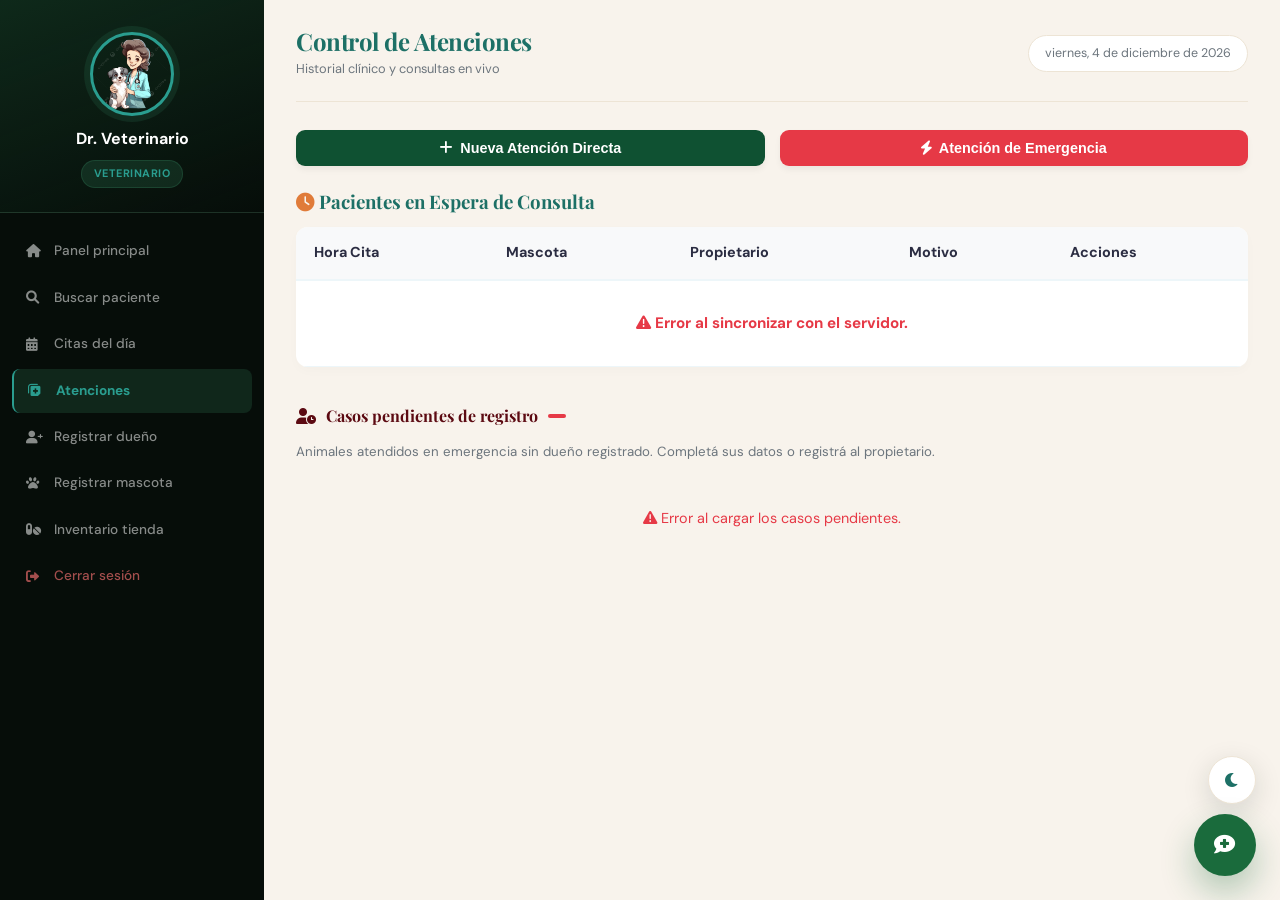
<file: atenciones.html>
<!DOCTYPE html>
<html lang="es">
<head>
  <meta charset="UTF-8">
  <meta name="viewport" content="width=device-width, initial-scale=1.0">
  <title>Smart Paws — Módulo de Atenciones</title>
  <link rel="stylesheet" href="https://cdnjs.cloudflare.com/ajax/libs/font-awesome/6.0.0/css/all.min.css">
  <link rel="stylesheet" href="css/style.css">
  <link rel="stylesheet" href="css/atenciones.css">
  <link rel="stylesheet" href="css/chatbot.css">
  <link rel="stylesheet" href="css/theme.css">
  <link rel="stylesheet" href="css/vista-aten.css">
</head>
<body>
<div class="vet-page">

  <!-- TOPBAR MÓVIL -->
  <div class="mobile-topbar">
    <img src="img/logo.jpg" alt="Smart Paws" class="logo-circle">
    <span class="brand">Smart Paws</span>
    <button class="hamburger-btn" id="hamburger-btn" aria-label="Abrir menú">
      <span></span>
      <span></span>
      <span></span>
    </button>
  </div>
  <div class="sidebar-overlay" id="sidebar-overlay"></div>


  <aside class="sidebar" id="sidebar">
    <div class="vet-info">
      <img src="img/veterinaria.png" alt="Doctor" class="avatar">
      <h3>Dr. Veterinario</h3>
      <span class="sidebar-tag">Veterinario</span>
    </div>
    <nav class="side-nav">
      <a href="panel-vet.html"><i class="fas fa-home"></i> Panel principal</a>
      <a href="panel-vet.html#buscar-section"><i class="fas fa-search"></i> Buscar paciente</a>
      <a href="panel-vet.html#calendario-section"><i class="fas fa-calendar-alt"></i> Citas del día</a>
      <a href="atenciones.html" class="active"><i class="fas fa-notes-medical"></i> Atenciones</a>
      <a href="registrar_cliente.html"><i class="fas fa-user-plus"></i> Registrar dueño</a>
      <a href="registrar_mascota.html"><i class="fas fa-paw"></i> Registrar mascota</a>
      <a href="panel-vet.html#inventario-section"><i class="fas fa-pills"></i> Inventario tienda</a>
      <a href="login.html" class="logout"><i class="fas fa-sign-out-alt"></i> Cerrar sesión</a>
    </nav>
  </aside>

  <main class="main-content">

    <div class="content-header">
      <div style="display:flex;align-items:center;gap:14px;">
        <div>
          <h1>Control de Atenciones</h1>
          <p style="font-size:.8rem;color:var(--texto-suave);margin-top:2px;">Historial clínico y consultas en vivo</p>
        </div>
      </div>
      <span class="header-date" id="fecha-hoy"></span>
    </div>

    <div id="vista-tablero">

      <div class="atenciones-actions">
        <button class="btn-atencion btn-normal" onclick="abrirAtencionDirecta()">
          <i class="fas fa-plus"></i> Nueva Atención Directa
        </button>
        <button class="btn-atencion btn-emergencia" onclick="abrirAtencionEmergencia()">
          <i class="fas fa-bolt"></i> Atención de Emergencia
        </button>
      </div>

      <h3><i class="fas fa-clock" style="color:var(--ambar)"></i> Pacientes en Espera de Consulta</h3>
      <div class="inv-table-wrap">
        <table class="tabla-atenciones">
          <thead>
            <tr>
              <th>Hora Cita</th><th>Mascota</th><th>Propietario</th><th>Motivo</th><th>Acciones</th>
            </tr>
          </thead>
          <tbody id="tabla-espera-tbody"></tbody>
        </table>
      </div>

      <div class="seccion-sin-dueno">
        <h3>
          <i class="fas fa-user-clock"></i>
          Casos pendientes de registro
          <span id="badge-sin-dueno-count" style="background:#e63946;color:#fff;font-size:.7rem;padding:2px 9px;border-radius:999px;font-weight:700;"></span>
        </h3>
        <p style="font-size:.83rem;color:var(--texto-suave);margin-bottom:14px;">
          Animales atendidos en emergencia sin dueño registrado. Completá sus datos o registrá al propietario.
        </p>
        <div id="lista-sin-dueno">
          <div class="empty-sin-dueno"><i class="fas fa-spinner fa-spin"></i> Cargando...</div>
        </div>
      </div>

    </div>
  </main>
</div>

<!-- ══════════ MODAL COMPLETAR REGISTRO ══════════ -->
<div id="modal-completar" class="modal-overlay hidden">
  <div class="modal-box">
    <h2><i class="fas fa-user-check"></i> Completar Registro del Paciente</h2>
    <p class="modal-sub">
      Ingresa los datos del propietario para vincular la mascota y activar su registro completo.
    </p>

    <!-- Tarjeta resumen mascota + botón Editar animal -->
    <div class="resumen-mascota-card" id="modal-resumen-mascota"></div>

    <!-- Panel colapsable: datos del animal -->
    <div class="panel-editar-animal" id="panel-editar-animal">
      <div class="panel-editar-inner">
        <p class="ea-titulo"><i class="fas fa-paw"></i> Datos del animal</p>
        <div class="ea-grid">
          <div class="ea-group">
            <label>Especie</label>
            <select id="ea-especie" onchange="eaCargarRazas()">
              <option value="">Seleccione...</option>
              <option value="1">Perro</option>
              <option value="2">Gato</option>
              <option value="3">Conejo</option>
              <option value="4">Ave</option>
              <option value="5">Reptil</option>
            </select>
          </div>
          <div class="ea-group">
            <label>Raza</label>
            <select id="ea-raza" name="id_raza">
              <option value="">Elige especie primero</option>
            </select>
          </div>
          <div class="ea-group">
            <label>Color</label>
            <select id="ea-color">
              <option value="">Seleccione...</option>
              <option value="1">Negro</option>
              <option value="2">Blanco</option>
              <option value="3">Marrón</option>
              <option value="5">Naranja</option>
              <option value="6">Café</option>
              <option value="7">Rojo</option>
              <option value="8">Azul</option>
              <option value="9">Amarillo</option>
              <option value="10">Celeste</option>
              <option value="11">Verde</option>
              <option value="12">Rosa</option>
              <option value="13">Gris</option>
            </select>
          </div>
          <div class="ea-group">
            <label>Tamaño</label>
            <select id="ea-tamano">
              <option value="">Seleccione...</option>
              <option value="Pequeño">Pequeño</option>
              <option value="Mediano">Mediano</option>
              <option value="Grande">Grande</option>
            </select>
          </div>
          <div class="ea-group">
            <label>Fecha de nacimiento</label>
            <input type="date" id="ea-fecha-nac">
          </div>
          <div class="ea-group">
            <label>Alergias</label>
            <input type="text" id="ea-alergias" placeholder="Ninguna / detallar...">
          </div>
          <div class="ea-group full">
            <label>Descripción / observaciones</label>
            <textarea id="ea-descripcion" placeholder="Características relevantes..."></textarea>
          </div>
          <div class="ea-group full">
            <label>Foto de la mascota</label>
            <div class="ea-foto-row">
              <img id="ea-foto-preview" src="img/default.png" alt="preview" class="ea-foto-preview">
              <div class="ea-foto-input">
                <input type="file" id="ea-foto" accept="image/*" onchange="eaPreviewFoto(event)">
                <p style="font-size:.72rem;color:#888;margin-top:5px;">JPG, PNG o WEBP</p>
              </div>
            </div>
          </div>
        </div>
        <button type="button" class="btn-guardar-animal" id="btn-guardar-animal" onclick="guardarDatosAnimal()">
          <i class="fas fa-save"></i> Guardar datos del animal
        </button>
        <p class="ea-msg" id="ea-msg"></p>
      </div>
    </div>

    <!-- Formulario dueño -->
    <form id="form-completar-registro">
      <input type="hidden" id="comp_id_mascota">
      <p class="modal-section-title"><i class="fas fa-id-card"></i> Datos del Propietario</p>
      <div class="form-grid">
        <div class="form-group">
          <label>Carnet de Identidad (CI) <span style="color:#e63946">*</span></label>
          <input type="number" id="comp_ci" placeholder="Ej. 12345678" required>
        </div>
        <div class="form-group">
          <label>Celular <span style="color:#e63946">*</span></label>
          <input type="text" id="comp_celular" placeholder="Ej. 77712345" required>
        </div>
        <div class="form-group">
          <label>Nombre <span style="color:#e63946">*</span></label>
          <input type="text" id="comp_nombre" placeholder="Nombre" required>
        </div>
        <div class="form-group">
          <label>Apellido <span style="color:#e63946">*</span></label>
          <input type="text" id="comp_apellido" placeholder="Apellido" required>
        </div>
        <div class="form-group full-width">
          <label>Dirección</label>
          <input type="text" id="comp_direccion" placeholder="Ej. Av. América #456">
        </div>
        <div class="form-group full-width">
          <label>Usuario (correo) <span style="color:#e63946">*</span></label>
          <input type="email" id="comp_usuario" placeholder="correo@ejemplo.com" required>
          <span style="font-size:.76rem;color:#888;margin-top:3px;">
            <i class="fas fa-info-circle"></i> La contraseña se genera automáticamente y se mostrará al guardar.
          </span>
        </div>
      </div>
      <div class="modal-footer">
        <button type="button" class="btn-atencion btn-gris" onclick="cerrarModalCompletar()">
          <i class="fas fa-times"></i> Cancelar
        </button>
        <button type="submit" class="btn-atencion btn-normal" id="btn-guardar-completar">
          <i class="fas fa-save"></i> Guardar y Activar Mascota
        </button>
      </div>
    </form>
  </div>
</div>

<div class="panel-toast" id="panel-toast"></div>

<script src="js/atenciones.js"></script>

<script src="js/chatbot.js"></script>
<script src="js/theme.js"></script>
<script>
  
  document.getElementById('menu-toggle')?.addEventListener('click', () => {
    document.getElementById('sidebar')?.classList.toggle('active');
  });
  const fechaEl = document.getElementById('fecha-hoy');
  if (fechaEl) fechaEl.textContent = new Date().toLocaleDateString('es-BO', {
    weekday: 'long', year: 'numeric', month: 'long', day: 'numeric'
  });
</script>
<script>
  const hamburgerBtn = document.getElementById('hamburger-btn');
  const sidebar = document.getElementById('sidebar');
  const overlay = document.getElementById('sidebar-overlay');

  function toggleSidebar() {
    sidebar.classList.toggle('active');
    overlay.classList.toggle('active');
  }

  hamburgerBtn?.addEventListener('click', toggleSidebar);
  overlay?.addEventListener('click', toggleSidebar);
</script>

</body>
</html>
</file>
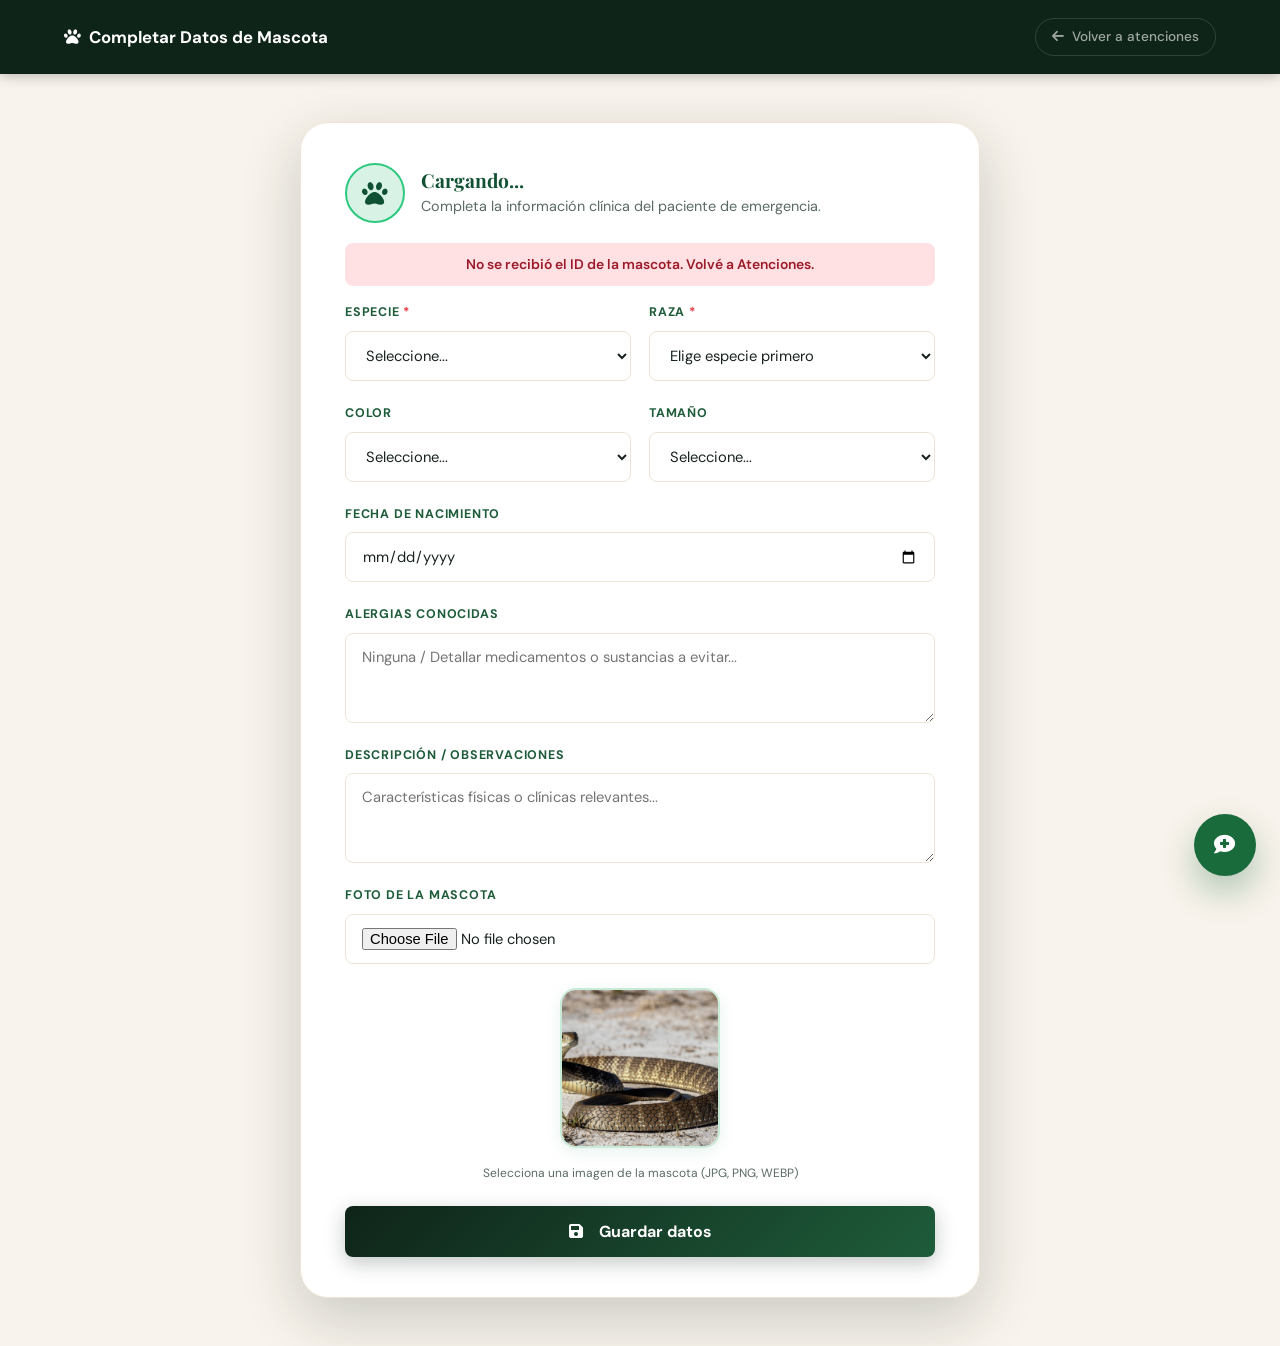
<file: completar_mascota.html>
<!DOCTYPE html>
<html lang="es">
<head>
  <meta charset="UTF-8">
  <meta name="viewport" content="width=device-width, initial-scale=1.0">
  <title>Smart Paws — Completar Datos de Mascota</title>
  <link rel="stylesheet" href="css/style.css">
  <link rel="stylesheet" href="css/chatbot.css">
  <link rel="stylesheet" href="https://cdnjs.cloudflare.com/ajax/libs/font-awesome/6.0.0/css/all.min.css">
</head>
<body class="form-page">

  <div class="form-topbar">
    <h3><i class="fas fa-paw" style="margin-right:8px;"></i>Completar Datos de Mascota</h3>
    <a href="atenciones.html" id="btn-volver">
      <i class="fas fa-arrow-left"></i> Volver a atenciones
    </a>
  </div>

  <div class="form-body">
    <div class="form-card">

      <!-- Encabezado con nombre de la mascota -->
      <div id="mascota-header" style="display:flex;align-items:center;gap:16px;margin-bottom:20px;">
        <div id="header-avatar" style="
          width:60px;height:60px;border-radius:50%;
          background:#d8f3e6;border:2.5px solid #2dc97e;
          display:flex;align-items:center;justify-content:center;
          color:#0f5132;font-size:1.6rem;flex-shrink:0;">
          <i class="fas fa-paw"></i>
        </div>
        <div>
          <h2 id="header-nombre" style="margin:0;font-size:1.2rem;color:#0f5132;">Cargando...</h2>
          <p class="form-subtitle" style="margin:4px 0 0;">
            Completa la información clínica del paciente de emergencia.
          </p>
        </div>
      </div>

      <!-- Mensaje de estado -->
      <div id="msg-estado" style="
        display:none;padding:10px 16px;border-radius:8px;
        font-size:.87rem;font-weight:600;margin-bottom:16px;text-align:center;">
      </div>

      <form id="form-completar" enctype="multipart/form-data" class="field-group">
        <input type="hidden" id="id_mascota">

        <!-- Especie + Raza -->
        <div class="field-row">
          <div class="field">
            <label>Especie <span style="color:#e63946">*</span></label>
            <select id="especie" name="id_especie" onchange="cmCargarRazas()" required>
              <option value="">Seleccione...</option>
              <option value="1">Perro</option>
              <option value="2">Gato</option>
              <option value="3">Conejo</option>
              <option value="4">Ave</option>
              <option value="5">Reptil</option>
            </select>
          </div>
          <div class="field">
            <label>Raza <span style="color:#e63946">*</span></label>
            <select id="raza" name="id_raza" required>
              <option value="">Elige especie primero</option>
            </select>
          </div>
        </div>

        <!-- Color + Tamaño -->
        <div class="field-row">
          <div class="field">
            <label>Color</label>
            <select id="id_color" name="id_color">
              <option value="">Seleccione...</option>
              <option value="1">Negro</option>
              <option value="2">Blanco</option>
              <option value="3">Marrón</option>
              <option value="5">Naranja</option>
              <option value="6">Café</option>
              <option value="7">Rojo</option>
              <option value="8">Azul</option>
              <option value="9">Amarillo</option>
              <option value="10">Celeste</option>
              <option value="11">Verde</option>
              <option value="12">Rosa</option>
              <option value="13">Gris</option>
            </select>
          </div>
          <div class="field">
            <label>Tamaño</label>
            <select id="tamano" name="tamano">
              <option value="">Seleccione...</option>
              <option value="Pequeño">Pequeño</option>
              <option value="Mediano">Mediano</option>
              <option value="Grande">Grande</option>
            </select>
          </div>
        </div>

        <!-- Fecha de nacimiento -->
        <div class="field">
          <label>Fecha de nacimiento</label>
          <input type="date" id="fecha_nacimiento" name="fecha_nacimiento">
        </div>

        <!-- Alergias -->
        <div class="field">
          <label>Alergias conocidas</label>
          <textarea id="alergias" name="alergias" rows="2"
            placeholder="Ninguna / Detallar medicamentos o sustancias a evitar..."></textarea>
        </div>

        <!-- Descripción -->
        <div class="field">
          <label>Descripción / observaciones</label>
          <textarea id="descripcion" name="descripcion" rows="2"
            placeholder="Características físicas o clínicas relevantes..."></textarea>
        </div>

        <!-- Foto -->
        <div class="field">
          <label>Foto de la mascota</label>
          <input type="file" name="foto" accept="image/*" onchange="cmPreviewImg(event)">
          <div class="preview">
            <img id="img-preview" src="img/default.png" alt="Vista previa de la mascota">
          </div>
          <p style="font-size:0.75rem;color:var(--texto-suave);margin-top:8px;text-align:center;">
            Selecciona una imagen de la mascota (JPG, PNG, WEBP)
          </p>
        </div>

        <button type="submit" class="btn-submit" id="btn-guardar">
          <i class="fas fa-save" style="margin-right:8px;"></i>Guardar datos
        </button>

      </form>
    </div>
  </div>

  <script src="js/chatbot.js"></script>
  <script>
  // ══════════════════════════════════════════════════
  // Leer id_mascota de la URL
  // ══════════════════════════════════════════════════
  const params     = new URLSearchParams(window.location.search);
  const ID_MASCOTA = params.get('id_mascota');

  document.addEventListener('DOMContentLoaded', () => {
    if (!ID_MASCOTA) {
      mostrarEstado('No se recibió el ID de la mascota. Volvé a Atenciones.', 'err');
      document.getElementById('btn-guardar').disabled = true;
      return;
    }
    document.getElementById('id_mascota').value = ID_MASCOTA;
    cargarDatosMascota();
  });

  // ══════════════════════════════════════════════════
  // Cargar datos existentes de la mascota
  // ══════════════════════════════════════════════════
  function cargarDatosMascota() {
    fetch('php/get_mascota_detalle.php?id_mascota=' + ID_MASCOTA)
      .then(r => r.json())
      .then(m => {
        if (!m || m.error) {
          mostrarEstado('No se encontró la mascota.', 'err');
          return;
        }

        // Encabezado
        document.getElementById('header-nombre').textContent = m.nombre;
        if (m.foto) {
          document.getElementById('header-avatar').innerHTML =
            `<img src="${m.foto}" style="width:60px;height:60px;border-radius:50%;object-fit:cover;">`;
          document.getElementById('img-preview').src = m.foto;
        }

        // Pre-rellenar campos si ya tienen datos
        if (m.id_color)         document.getElementById('id_color').value        = m.id_color;
        if (m.tamano)           document.getElementById('tamano').value           = m.tamano;
        if (m.fecha_nacimiento) document.getElementById('fecha_nacimiento').value = m.fecha_nacimiento;
        if (m.alergias)         document.getElementById('alergias').value         = m.alergias;
        if (m.descripcion)      document.getElementById('descripcion').value      = m.descripcion;

        // Si ya tiene raza/especie, pre-seleccionar
        if (m.id_especie) {
          document.getElementById('especie').value = m.id_especie;
          cmCargarRazas(m.id_raza); // carga razas y luego selecciona la correcta
        }
      })
      .catch(() => mostrarEstado('Error al cargar los datos de la mascota.', 'err'));
  }

  // ══════════════════════════════════════════════════
  // Cargar razas según especie
  // ══════════════════════════════════════════════════
  function cmCargarRazas(preseleccionarId = null) {
    const idEspecie = document.getElementById('especie').value;
    const sel       = document.getElementById('raza');
    sel.innerHTML   = '<option value="">Cargando...</option>';

    if (!idEspecie) {
      sel.innerHTML = '<option value="">Elige especie primero</option>';
      return;
    }

    fetch('php/get_razas.php?id_especie=' + idEspecie)
      .then(r => r.json())
      .then(razas => {
        sel.innerHTML = '<option value="">Seleccione raza...</option>';
        razas.forEach(r => {
          const opt = document.createElement('option');
          opt.value       = r.id_raza;
          opt.textContent = r.nombre;
          if (preseleccionarId && parseInt(r.id_raza) === parseInt(preseleccionarId)) {
            opt.selected = true;
          }
          sel.appendChild(opt);
        });
      })
      .catch(() => {
        sel.innerHTML = '<option value="">Error al cargar razas</option>';
      });
  }

  // ══════════════════════════════════════════════════
  // Preview de foto
  // ══════════════════════════════════════════════════
  function cmPreviewImg(event) {
    const file = event.target.files[0];
    if (!file) return;
    const reader = new FileReader();
    reader.onload = e => {
      document.getElementById('img-preview').src = e.target.result;
      // También actualizar el avatar del header
      document.getElementById('header-avatar').innerHTML =
        `<img src="${e.target.result}" style="width:60px;height:60px;border-radius:50%;object-fit:cover;">`;
    };
    reader.readAsDataURL(file);
  }

  // ══════════════════════════════════════════════════
  // Enviar formulario → completar_mascota.php
  // ══════════════════════════════════════════════════
  document.getElementById('form-completar').addEventListener('submit', function(e) {
    e.preventDefault();

    const idRaza = document.getElementById('raza').value;
    if (!idRaza) {
      mostrarEstado('Seleccioná la especie y la raza antes de guardar.', 'err');
      return;
    }

    const btn = document.getElementById('btn-guardar');
    btn.disabled  = true;
    btn.innerHTML = '<i class="fas fa-spinner fa-spin" style="margin-right:8px;"></i>Guardando...';

    const fd = new FormData();
    fd.append('id_mascota',       document.getElementById('id_mascota').value);
    fd.append('id_raza',          idRaza);
    fd.append('id_color',         document.getElementById('id_color').value);
    fd.append('tamano',           document.getElementById('tamano').value);
    fd.append('fecha_nacimiento', document.getElementById('fecha_nacimiento').value);
    fd.append('alergias',         document.getElementById('alergias').value);
    fd.append('descripcion',      document.getElementById('descripcion').value);

    const fotoFile = document.querySelector('input[name="foto"]').files[0];
    if (fotoFile) fd.append('foto', fotoFile);

    fetch('php/completar_mascota.php', { method: 'POST', body: fd })
      .then(r => r.json())
      .then(data => {
        if (data.status === 'success') {
          mostrarEstado('✓ Datos guardados correctamente.', 'ok');
          btn.innerHTML = '<i class="fas fa-check" style="margin-right:8px;"></i>¡Guardado!';
          // Volver a atenciones tras 1.8s
          setTimeout(() => {
            window.location.href = 'atenciones.html';
          }, 1800);
        } else {
          mostrarEstado('✗ ' + data.message, 'err');
          btn.disabled  = false;
          btn.innerHTML = '<i class="fas fa-save" style="margin-right:8px;"></i>Guardar datos';
        }
      })
      .catch(() => {
        mostrarEstado('Error de conexión. Intentá de nuevo.', 'err');
        btn.disabled  = false;
        btn.innerHTML = '<i class="fas fa-save" style="margin-right:8px;"></i>Guardar datos';
      });
  });

  // ══════════════════════════════════════════════════
  // Mensaje de estado
  // ══════════════════════════════════════════════════
  function mostrarEstado(texto, tipo) {
    const el = document.getElementById('msg-estado');
    el.textContent   = texto;
    el.style.display = 'block';
    el.style.background = tipo === 'ok' ? '#d8f3e6' : '#ffe0e3';
    el.style.color      = tipo === 'ok' ? '#0f5132' : '#9b1b2a';
    if (tipo === 'ok') setTimeout(() => { el.style.display = 'none'; }, 3000);
  }
  </script>
</body>
</html>
</file>
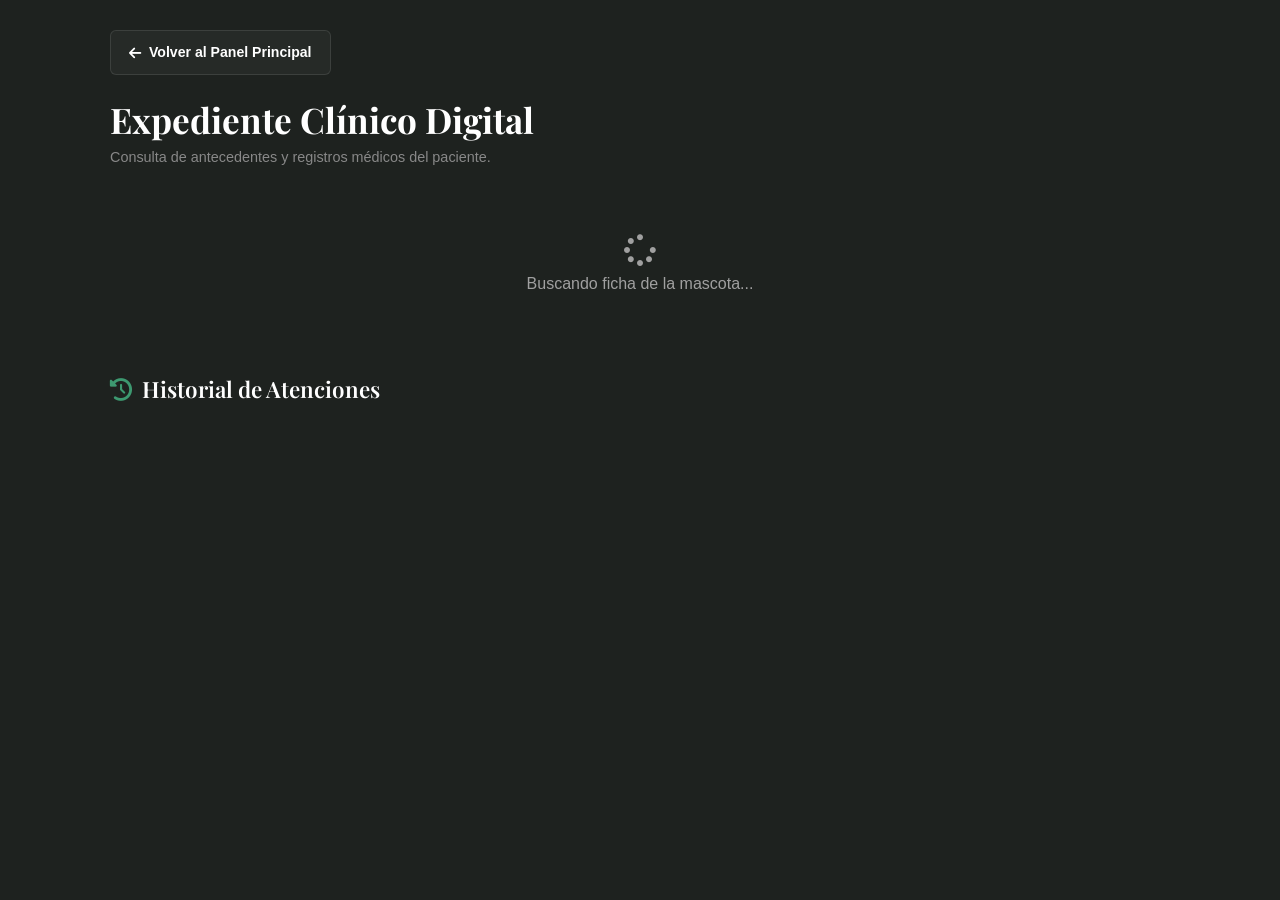
<file: historial.html>
<!--historial.html-->
<!DOCTYPE html>
<html lang="es">
<head>
  <meta charset="UTF-8">
  <meta name="viewport" content="width=device-width, initial-scale=1.0">
  <title>Smart Paws — Historial Clínico</title>

  <!-- Tus mismos estilos base para clonar los colores del Panel -->
  <link rel="stylesheet" href="https://cdnjs.cloudflare.com/ajax/libs/font-awesome/6.0.0/css/all.min.css">
  <link rel="stylesheet" href="css/style.css">
  <link rel="stylesheet" href="css/inventario.css">

  <style>
    /* 1. SELECTORES DE ALTA PRIORIDAD PARA FORZAR EL COLOR DE LAS LETRAS */
    body .historial-container h1,
    body .historial-container .titulo-principal {
      color: #ffffff !important;
      font-size: 2.2rem !important;
      font-weight: 700 !important;
      display: block !important;
      visibility: visible !important;
      opacity: 1 !important;
      margin-bottom: 5px !important;
    }

    body .historial-container h3,
    body .historial-container .titulo-seccion {
      color: #ffffff !important;
      font-size: 1.4rem !important;
      font-weight: 600 !important;
      display: flex !important;
      align-items: center !important;
      gap: 10px !important;
      margin: 40px 0 20px 0 !important;
    }

    /* Forzar los títulos internos de las tarjetas de atención (Diagnóstico, Tratamiento, etc.) */
    body .atencion-body h4,
    body .atencion-seccion h4 {
      color: #a0a0a0 !important;
      font-size: 0.85rem !important;
      text-transform: uppercase !important;
      letter-spacing: 0.5px !important;
      margin: 0 0 8px 0 !important;
      display: block !important;
    }

    /* 2. CONFIGURACIÓN DEL ESPACIO DE TRABAJO */
    body {
      background-color: #1e221f !important; /* Tu fondo gris/verdoso oscuro */
      color: #ffffff !important;
      font-family: -apple-system, BlinkMacSystemFont, "Segoe UI", Roboto, sans-serif;
      margin: 0;
      padding: 0;
    }

    .historial-container {
      max-width: 1100px;
      margin: 0 auto;
      padding: 30px 20px;
    }

    /* Botón Volver */
    .btn-volver {
      background: #262a27;
      color: #fff !important;
      border: 1px solid rgba(255, 255, 255, 0.1);
      padding: 10px 18px;
      border-radius: 6px;
      cursor: pointer;
      font-weight: 600;
      display: inline-flex;
      align-items: center;
      gap: 8px;
      text-decoration: none;
      transition: all 0.2s ease;
      margin-bottom: 25px;
    }

    .btn-volver:hover {
      background: #2ecc71;
      color: #111 !important;
      border-color: transparent;
    }

    /* Tarjetas principales */
    .paciente-header {
      background: #262a27 !important; 
      border: 1px solid rgba(255,255,255,0.05);
      border-radius: 8px;
      padding: 25px;
      display: flex;
      align-items: center;
      gap: 25px;
      margin-bottom: 30px;
    }

    .paciente-avatar {
      width: 110px;
      height: 110px;
      border-radius: 50%;
      object-fit: cover;
      border: 3px solid #2ecc71;
      background: #1e221f;
    }

    .paciente-datos h2 {
      margin: 0 0 5px 0;
      font-size: 1.8rem;
      color: #ffffff !important;
    }

    .badge-especie {
      background: rgba(46, 204, 113, 0.2);
      color: #2ecc71 !important;
      padding: 4px 10px;
      border-radius: 4px;
      font-size: 0.8rem;
      font-weight: bold;
      text-transform: uppercase;
    }

    .info-grid {
      display: grid;
      grid-template-columns: repeat(auto-fit, minmax(200px, 1fr));
      gap: 15px;
      margin-top: 15px;
      border-top: 1px solid rgba(255,255,255,0.08);
      padding-top: 15px;
    }

    .info-item small {
      color: #a0a0a0 !important;
      display: block;
      font-size: 0.8rem;
      margin-bottom: 4px;
    }

    .info-item span {
      font-size: 0.95rem;
      color: #ffffff !important;
    }

    /* Tarjetas de Atenciones */
    .atencion-card {
      background: #262a27 !important;
      border-radius: 8px;
      border-left: 4px solid #2ecc71;
      margin-bottom: 20px;
      overflow: hidden;
    }

    .atencion-header {
      background: rgba(255,255,255,0.02);
      padding: 15px 20px;
      display: flex;
      justify-content: space-between;
      align-items: center;
      border-bottom: 1px solid rgba(255,255,255,0.05);
    }

    .atencion-header b {
      color: #ffffff !important;
    }

    .atencion-body {
      padding: 20px;
    }

    .atencion-seccion {
      margin-bottom: 18px;
    }

    /* Contenedores de los textos de diagnóstico/tratamiento */
    .atencion-seccion p {
      margin: 0;
      color: #ffffff !important;
      font-size: 0.95rem;
      background: #1e221f !important; 
      padding: 12px;
      border-radius: 6px;
      line-height: 1.5;
      border: 1px solid rgba(255,255,255,0.03);
    }

    .constantes-row {
      display: flex;
      gap: 20px;
      flex-wrap: wrap;
      background: #1e221f;
      padding: 12px 15px;
      border-radius: 6px;
      margin-top: 15px;
      font-size: 0.88rem;
      color: #a0a0a0;
      border: 1px solid rgba(255,255,255,0.03);
    }

    .constantes-row strong {
      color: #ffffff !important;
    }

    .badge-tipo {
      background: #e67e22;
      color: #000 !important;
      padding: 4px 10px;
      border-radius: 4px;
      font-size: 0.75rem;
      font-weight: 700;
    }

    .loading-box {
      text-align: center;
      padding: 40px;
      color: #a0a0a0;
    }

    @media (max-width: 768px) {
      .paciente-header { flex-direction: column; text-align: center; }
      .info-grid { text-align: left; }
    }
  </style>

</head>
<body>

  <div class="historial-container">
    
    <!-- BOTÓN VOLVER -->
    <a href="javascript:void(0);" onclick="window.history.back();" class="btn-volver">
      <i class="fas fa-arrow-left"></i> Volver al Panel Principal
    </a>

    <!-- TITULO DE LA PÁGINA -->
    <div style="margin-bottom: 25px;">
      <h1 style="margin:0; font-size: 2rem;">Expediente Clínico Digital</h1>
      <p style="color: #888; margin: 4px 0 0 0; font-size: 0.9rem;">Consulta de antecedentes y registros médicos del paciente.</p>
    </div>

    <!-- CONTENEDOR DINÁMICO DE LA MASCOTA -->
    <div id="bloquePaciente">
      <!-- El JS inyectará la estructura oscura aquí -->
      <div class="loading-box">
        <i class="fas fa-spinner fa-spin fa-2x"></i>
        <p>Buscando ficha de la mascota...</p>
      </div>
    </div>

    <!-- CRONOLOGÍA DE ATENCIONES -->
    <h3 style="margin: 40px 0 20px 0; font-size: 1.3rem; display: flex; align-items: center; gap: 10px;">
      <i class="fas fa-history" style="color: var(--verde-vivo, #2ecc71);"></i> Historial de Atenciones
    </h3>

    <!-- CONTENEDOR DINÁMICO DE CONSULTAS -->
    <div id="contenedorHistorial">
      <!-- El JS inyectará las consultas aquí -->
    </div>

  </div>

  <!-- Tus scripts controladores -->
  <script src="js/historial.js"></script>
  <script>
  document.addEventListener("DOMContentLoaded", () => {
      // Leer los parámetros de la URL actual
      const params = new URLSearchParams(window.location.search);
      const origen = params.get("origen");
      const btnVolver = document.querySelector(".btn-volver");

      if (btnVolver) {
          // Si el origen indica que es un cliente, cambiamos el destino
          if (origen === "cliente") {
              btnVolver.setAttribute("href", "mi-mascota.html"); // Pon aquí el nombre exacto de tu archivo cliente
          } else {
              btnVolver.setAttribute("href", "panel-vet.html");
          }
      }
  });
</script>
</body>
</html>
</file>
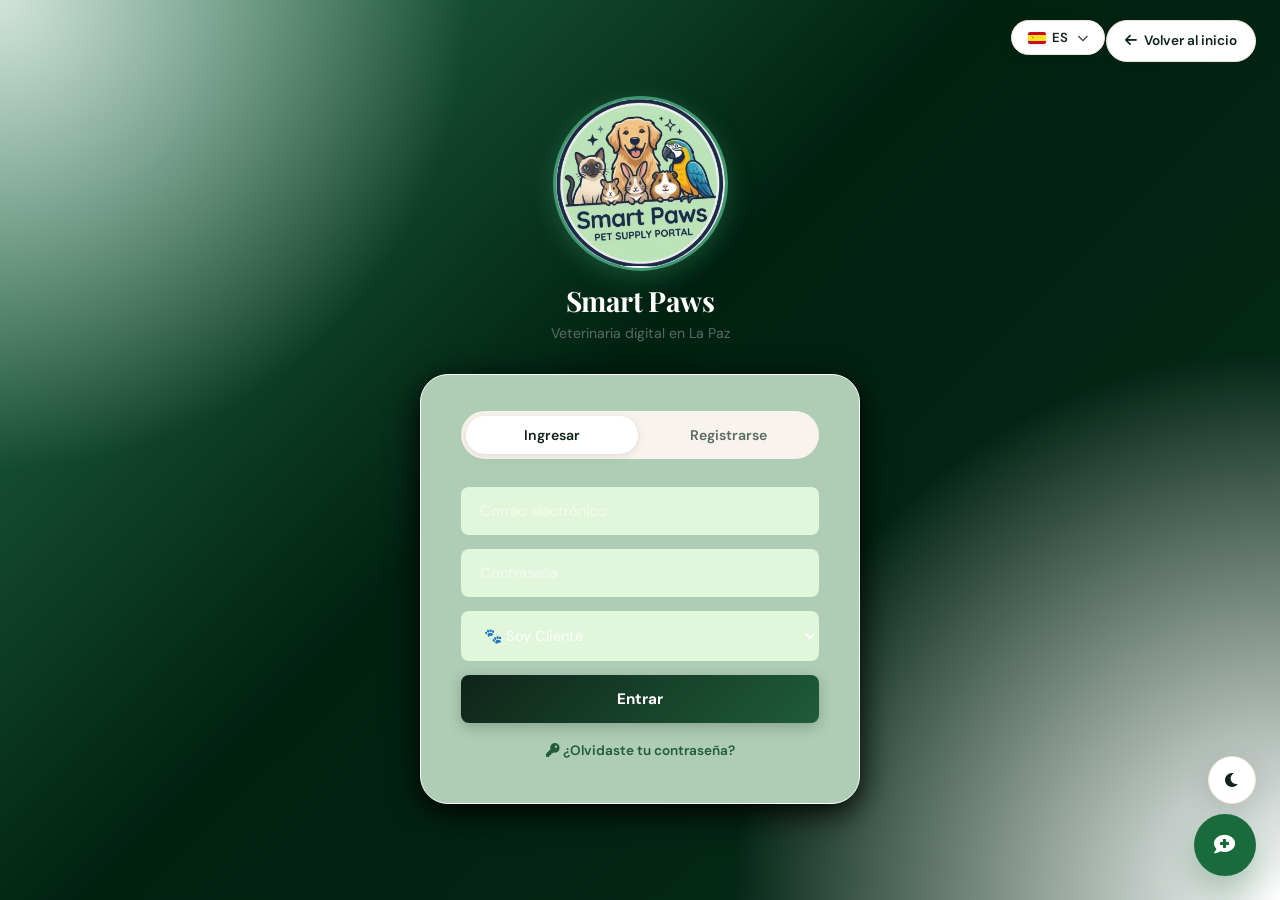
<file: login.html>
<!--login.html-->
<!DOCTYPE html>
<html lang="es">
<head>
  <meta charset="UTF-8">
  <meta name="viewport" content="width=device-width, initial-scale=1.0">
  <title>Smart Paws — Acceso</title>
  <link rel="stylesheet" href="css/style.css">
  <link rel="stylesheet" href="css/chatbot.css">
  <link rel="stylesheet" href="css/theme.css">
  <link rel="stylesheet" href="https://cdnjs.cloudflare.com/ajax/libs/font-awesome/6.0.0/css/all.min.css">
  <script src="js/theme.js"></script>
  <script src="js/validaciones.js"></script> <!--Validaciones de formularios-->
  <script src="js/translation.js"></script>
</head>
<body>

  <a href="index.html" class="auth-back" data-translate="nav-back-home"><i class="fas fa-arrow-left"></i> Volver al inicio</a>

  <div class="auth-page">
    <div class="auth-wrapper">
      <div class="auth-logo">
        <img src="img/logo.jpg" alt="Smart Paws">
        <h2>Smart Paws</h2>
        <p data-translate="auth-subtitle">Veterinaria digital en La Paz</p>
      </div>

      <div class="auth-card">
        <div class="tab-group">
          <button class="tab-btn active" onclick="switchTab('login')" data-translate="auth-tab-login">Ingresar</button>
          <button class="tab-btn" onclick="switchTab('registro')" data-translate="auth-tab-register">Registrarse</button>
        </div>

        <!-- LOGIN -->
        <div id="section-login">
          <form class="input-group" action="login.php" method="POST">
            <input type="text" id="login-usuario" name="usuario" data-translate-placeholder="login-usuario" placeholder="Correo electrónico" required>
            <input type="password" id="login-pass" name="contrasena" data-translate-placeholder="login-pass" placeholder="Contraseña" required>
            
            <select id="rol-login" name="rol" onchange="toggleCamposLoginVet(this.value)">
              <option value="cliente" data-translate="auth-login-role-client">🐾 Soy Cliente</option>
              <option value="veterinario" data-translate="auth-login-role-vet">🩺 Soy Veterinario</option>
            </select>

            <!-- Campos dinámicos para cuando un usuario quiera activar su perfil de veterinario -->
            <div id="login-campos-vet" style="display: none; flex-direction: column; gap: inherit; width: 100%;">
              <input type="text" id="login-especialidad" name="especialidad" data-translate-placeholder="login-especialidad" placeholder="Especialidad veterinaria">
              <input type="text" id="login-matricula" name="matricula" data-translate-placeholder="login-matricula" placeholder="Matrícula profesional">
            </div>

            <button type="submit" class="btn-principal" data-translate="auth-login-btn">Entrar</button>
          </form>
          <p style="text-align:center;margin-top:14px;">
            <a href="#" id="link-olvide" style="color:var(--verde-medio);font-size:.85rem;font-weight:600;" data-translate="auth-forgot-pass">
              <i class="fas fa-key"></i> ¿Olvidaste tu contraseña?
            </a>
          </p>
        </div>

        <!-- RECUPERAR CONTRASEÑA — PASO 1: Ingresar correo + CAPTCHA -->
        <div id="section-recuperar" class="hidden">
          <p style="text-align:center;margin-bottom:18px;color:var(--texto-suave);font-size:.9rem;" data-translate="auth-recover-sub">
            Ingresa tu correo y te enviaremos un código de verificación.
          </p>
          <form class="input-group" id="form-recuperar">
            <input type="email" id="recup-correo" data-translate-placeholder="recup-correo" placeholder="Correo electrónico" required>
            <!-- CAPTCHA matemático local (sin internet) -->
            <div style="background:#f8faf9;border:1.5px solid var(--arena);border-radius:var(--radio-sm);padding:14px 18px;display:flex;align-items:center;gap:14px;">
              <span id="captcha-pregunta" style="font-size:1.1rem;font-weight:700;color:var(--verde-oscuro);min-width:90px;"></span>
              <input type="number" id="captcha-respuesta" data-translate-placeholder="captcha-respuesta" placeholder="Tu respuesta" style="flex:1;padding:10px 14px;border:1.5px solid var(--arena);border-radius:var(--radio-sm);font-size:.95rem;outline:none;" required>
              <button type="button" onclick="generarCaptcha()" title="Nuevo CAPTCHA" style="background:none;border:none;cursor:pointer;color:var(--verde-medio);font-size:1.2rem;">🔄</button>
            </div>
            <button type="submit" class="btn-principal" data-translate="auth-captcha-btn">
              <i class="fas fa-paper-plane"></i> Enviar código
            </button>
            <button type="button" class="btn-volver" onclick="volverALogin()" data-translate="auth-captcha-back">
              <i class="fas fa-arrow-left"></i> Volver al login
            </button>
          </form>
        </div>

        <!-- RECUPERAR CONTRASEÑA — PASO 2: Verificar código -->
        <div id="section-verificar" class="hidden">
          <p style="text-align:center;margin-bottom:6px;color:var(--texto-suave);font-size:.9rem;" data-translate="auth-verify-sub">
            Ingresa el código de 6 dígitos enviado a tu correo.
          </p>
          <p id="recup-correo-display" style="text-align:center;font-weight:700;color:var(--verde-oscuro);margin-bottom:18px;font-size:.88rem;"></p>
          <form class="input-group" id="form-verificar">
            <input type="text" id="codigo-input" data-translate-placeholder="codigo-input" placeholder="● ● ● ● ● ●"
              maxlength="6" style="text-align:center;font-size:1.5rem;letter-spacing:8px;font-weight:700;" required>
            <button type="submit" class="btn-principal" data-translate="auth-verify-btn">
              <i class="fas fa-check-circle"></i> Verificar código
            </button>
            <button type="button" class="btn-volver" onclick="volverRecuperar()" data-translate="auth-verify-resend">
              <i class="fas fa-redo"></i> Reenviar código
            </button>
          </form>
        </div>

        <!-- RECUPERAR CONTRASEÑA — PASO 3: Nueva contraseña -->
        <div id="section-nueva-pass" class="hidden">
          <p style="text-align:center;margin-bottom:18px;color:var(--texto-suave);font-size:.9rem;" data-translate="auth-newpass-sub">
            Crea tu nueva contraseña.
          </p>
          <form class="input-group" id="form-nueva-pass">
            <div style="position:relative;">
              <input type="password" id="nueva-pass" data-translate-placeholder="nueva-pass" placeholder="Nueva contraseña" required style="padding-right:46px;">
              <span onclick="togglePass('nueva-pass',this)" style="position:absolute;right:14px;top:50%;transform:translateY(-50%);cursor:pointer;color:var(--texto-suave);">
                <i class="fas fa-eye"></i>
              </span>
            </div>
            <div style="position:relative;">
              <input type="password" id="confirmar-pass" data-translate-placeholder="confirmar-pass" placeholder="Confirmar contraseña" required style="padding-right:46px;">
              <span onclick="togglePass('confirmar-pass',this)" style="position:absolute;right:14px;top:50%;transform:translateY(-50%);cursor:pointer;color:var(--texto-suave);">
                <i class="fas fa-eye"></i>
              </span>
            </div>
            <!-- Indicador de fuerza -->
            <div id="pass-strength-bar" style="height:5px;border-radius:4px;background:#e0e0e0;transition:.3s;">
              <div id="pass-strength-fill" style="height:100%;border-radius:4px;width:0;transition:.4s;"></div>
            </div>
            <p id="pass-strength-txt" style="font-size:.78rem;color:var(--texto-suave);margin-top:-8px;"></p>
            <button type="submit" class="btn-principal" data-translate="auth-newpass-btn">
              <i class="fas fa-lock"></i> Actualizar contraseña
            </button>
          </form>
        </div>

        <!-- REGISTRO -->
        <div id="section-registro" class="hidden">
          <form class="input-group" id="form-registro">
            <select id="reg-rol">
              <option value="cliente" data-translate="auth-reg-role-client">Crear cuenta de Cliente</option>
              <option value="veterinario" data-translate="auth-reg-role-vet">Solicitar cuenta de Veterinario</option>
            </select>
            <input type="number" id="reg-carnet" data-translate-placeholder="reg-carnet" placeholder="Carnet de Identidad" required>
            <input type="text" id="reg-nombre" data-translate-placeholder="reg-nombre" placeholder="Nombres" required>
            <input type="text" id="reg-apellido" data-translate-placeholder="reg-apellido" placeholder="Apellidos" required>
            <input type="email" id="reg-correo" data-translate-placeholder="reg-correo" placeholder="Correo electrónico" required>
            <input type="password" id="reg-pass" data-translate-placeholder="reg-pass" placeholder="Crear contraseña" required>
            <input type="tel" id="reg-celular" data-translate-placeholder="reg-celular" placeholder="Celular">
            <input type="text" id="reg-direccion" data-translate-placeholder="reg-direccion" placeholder="Direccion">
            <div id="campos-veterinario" class="hidden">
              <input type="text" id="reg-especialidad" data-translate-placeholder="reg-especialidad" placeholder="Especialidad veterinaria">
              <input type="text" id="reg-matricula" data-translate-placeholder="reg-matricula" placeholder="Matricula profesional">
              <p style="font-size:.78rem;color:var(--texto-suave);text-align:center;line-height:1.5;" data-translate="auth-reg-vet-note">
                Las cuentas de veterinario quedan pendientes hasta que la administracion las apruebe.
              </p>
            </div>
            <p id="registro-ayuda" style="font-size:.8rem;color:var(--texto-suave);text-align:center;" data-translate="auth-reg-help">
              Selecciona el tipo de cuenta que deseas crear.
            </p>
            <button type="submit" class="btn-principal" data-translate="auth-reg-btn">Crear cuenta</button>
          </form>
        </div>
      </div>
    </div>
  </div>

  <script src="js/auth.js"></script>
  <script src="js/chatbot.js"></script>
  <script src="js/theme.js"></script>
  <script>
    function toggleCamposLoginVet(rol) {
      const camposVet = document.getElementById('login-campos-vet');
      const esp = document.getElementById('login-especialidad');
      const mat = document.getElementById('login-matricula');
      
      if (rol === 'veterinario') {
        camposVet.style.display = 'flex';
        esp.required = true;
        mat.required = true;
      } else {
        camposVet.style.display = 'none';
        esp.required = false;
        mat.required = false;
      }
    }
  </script>
</body>
</html>
</file>
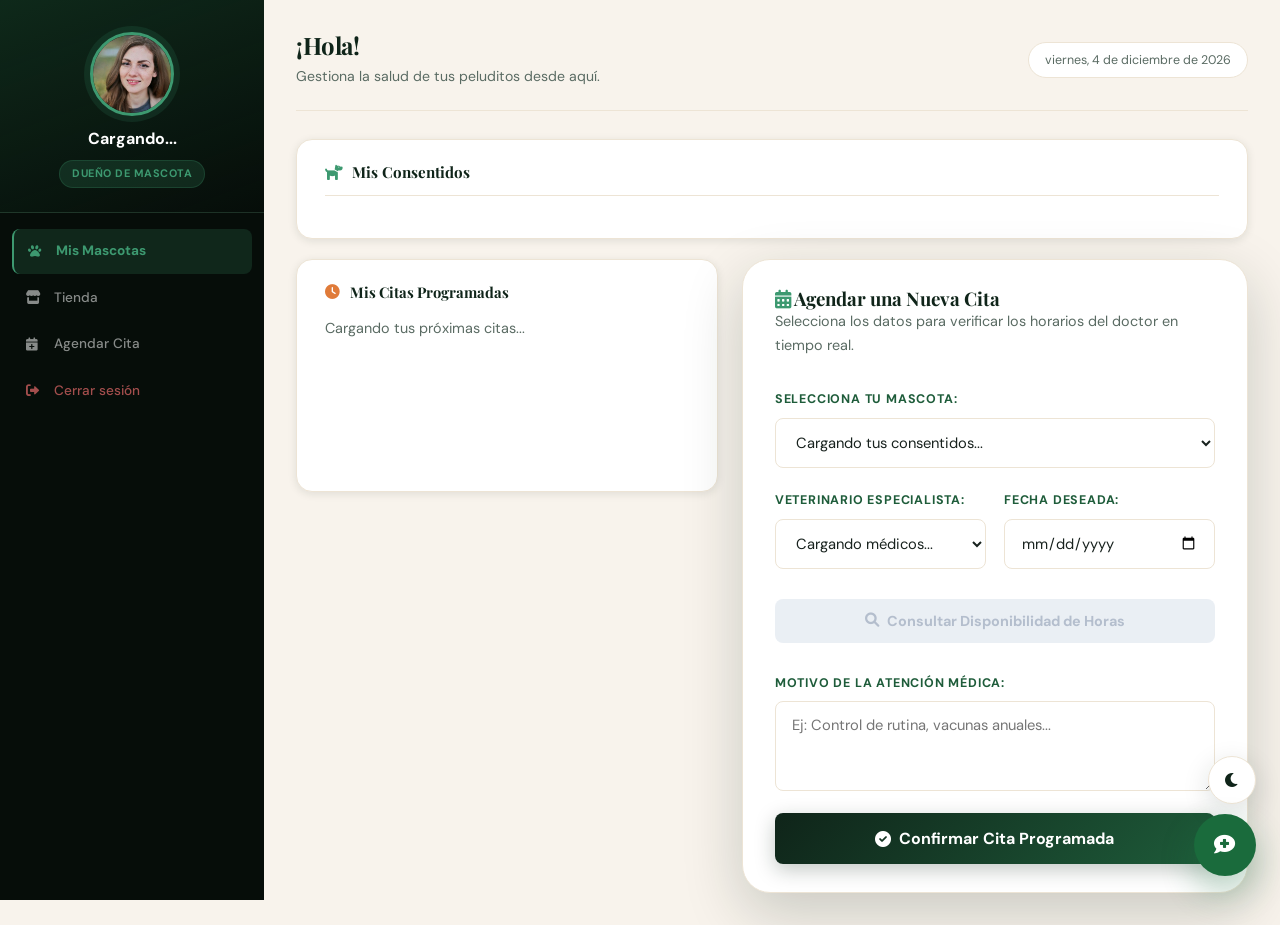
<file: mi-mascota.html>
<!--mi-mascota.html-->
<!DOCTYPE html>
<html lang="es">
<head>
  <meta charset="UTF-8">
  <meta name="viewport" content="width=device-width, initial-scale=1.0">
  <title>Smart Paws — Mi Panel</title>
  <link rel="stylesheet" href="https://cdnjs.cloudflare.com/ajax/libs/font-awesome/6.0.0/css/all.min.css">
  <link rel="stylesheet" href="css/style.css">
  <link rel="stylesheet" href="css/cliente-dashboard.css">
  <link rel="stylesheet" href="css/chatbot.css">
  <link rel="stylesheet" href="css/theme.css">
</head>
<body>

<div class="vet-page">

  <div class="mobile-topbar">
    <img src="img/logo.jpg" alt="Smart Paws" class="logo-circle">
    <span class="brand">Smart Paws</span>
    <button class="hamburger-btn" id="hamburger-btn" aria-label="Abrir menú">
      <span></span>
      <span></span>
      <span></span>
    </button>
  </div>
  <div class="sidebar-overlay" id="sidebar-overlay"></div>

  
  
  <aside class="sidebar" id="sidebar">
    <div class="vet-info">
      <img src="img/dueno.jpg" alt="Usuario" class="avatar">
      <h3 id="nombre-dueno">Cargando...</h3>
      <span class="sidebar-tag">Dueño de Mascota</span>
    </div>

    <nav class="side-nav">
      <a href="#" class="active"><i class="fas fa-paw"></i> Mis Mascotas</a>
      <a href="tienda.html"><i class="fas fa-store"></i> Tienda</a>
      <a href="#seccion-agendar"><i class="fas fa-calendar-plus"></i> Agendar Cita</a>
      <a href="php/logout.php" class="logout"><i class="fas fa-sign-out-alt"></i> Cerrar sesión</a>
    </nav>
  </aside>

  <main class="main-content">
    
    <div class="content-header">
      <div class="header-titulo-agrupado">
        <div>
          <h1 id="saludo-dueno">¡Hola!</h1>
          <p class="subtitulo-dashboard">Gestiona la salud de tus peluditos desde aquí.</p>
        </div>
      </div>
      <span class="header-date" id="fecha-hoy"></span>
    </div>

    <div class="block">
      <h3><i class="fas fa-dog" style="color:var(--verde-vivo)"></i> Mis Consentidos</h3>
      <div id="lista-mis-mascotas" class="grid-mascotas">
        </div>
    </div>

    <div class="grid-layout-desktop">
      
      <div class="card">
        <h3><i class="fas fa-clock" style="color:var(--ambar)"></i> Mis Citas Programadas</h3>
        <div id="citas-dueno" class="lista-citas-contenedor">
          <p class="citas-vacias-texto">Cargando tus próximas citas...</p>
        </div>
      </div>

      <div class="form-card" id="seccion-agendar">
        <h3 class="form-card-title"><i class="fas fa-calendar-alt" style="color: var(--verde-vivo)"></i> Agendar una Nueva Cita</h3>
        <p class="form-subtitle">Selecciona los datos para verificar los horarios del doctor en tiempo real.</p>
        
        <form id="form-agendar-cita" class="field-group">
          
          <div class="field">
            <label for="select-mascotas">Selecciona tu mascota:</label>
            <select id="select-mascotas" name="id_mascota" required>
              <option value="" disabled selected>Cargando tus consentidos...</option>
            </select>
          </div>

          <div class="field-row">
            <div class="field">
              <label for="select-veterinarios">Veterinario Especialista:</label>
              <select id="select-veterinarios" name="carnetVet" required>
                <option value="" disabled selected>Cargando médicos...</option>
              </select>
            </div>
            
            <div class="field">
              <label for="input-fecha">Fecha Deseada:</label>
              <input type="date" name="fecha" id="input-fecha" required>
            </div>
          </div>

          <button type="button" id="btn-ver-horarios" class="btn-consultar-horas" disabled>
            <i class="fas fa-search"></i> Consultar Disponibilidad de Horas
          </button>

          <div id="agenda-dia-container" class="agenda-dia-recuadro hidden">
            <p><i class="fas fa-clock"></i> Horas del día seleccionado:</p>
            <div id="grid-horas" class="grid-horas-bloques"></div>
            
            <input type="hidden" name="hora" id="input-hora-final" required>
          </div>

          <div class="field">
            <label for="txt-motivo">Motivo de la atención médica:</label>
            <textarea id="txt-motivo" name="motivo" placeholder="Ej: Control de rutina, vacunas anuales..." required></textarea>
          </div>

          <button type="submit" class="btn-submit">
            <i class="fas fa-check-circle"></i> Confirmar Cita Programada
          </button>
        </form>
      </div>

    </div>
  </main>
</div>
<div id="modal-confirmacion" class="custom-modal-overlay">
    <div class="custom-modal-box">
        <div class="custom-modal-icon">
            <i class="fas fa-exclamation-triangle"></i>
        </div>
        <h3>¿Cerrar o Cancelar Cita?</h3>
        <p>¿Estás seguro de que deseas cancelar esta cita médica? El doctor será notificado.</p>
        <div class="custom-modal-buttons">
            <button id="btn-modal-cancelar" class="btn-modal btn-secundario">Volver</button>
            <button id="btn-modal-aceptar" class="btn-modal btn-peligro">Sí, cancelar</button>
        </div>
    </div>
</div>
 
<script src="js/cliente.js"></script>
<script src="js/chatbot.js"></script>
<script src="js/theme.js"></script>
<script src="js/translation.js"></script>
<script> 
  // Ejecución segura de fecha local para Bolivia
  const fechaEl = document.getElementById('fecha-hoy');
  if (fechaEl) {
    fechaEl.textContent = new Date().toLocaleDateString('es-BO', {
      weekday: 'long', year: 'numeric', month: 'long', day: 'numeric'
    });
  }
</script>
<script>
  const hamburgerBtn = document.getElementById('hamburger-btn');
  const sidebar = document.getElementById('sidebar');
  const overlay = document.getElementById('sidebar-overlay');

  function toggleSidebar() {
    sidebar.classList.toggle('active');
    overlay.classList.toggle('active');
  }

  hamburgerBtn?.addEventListener('click', toggleSidebar);
  overlay?.addEventListener('click', toggleSidebar);
</script>
</body>
</html>
</file>
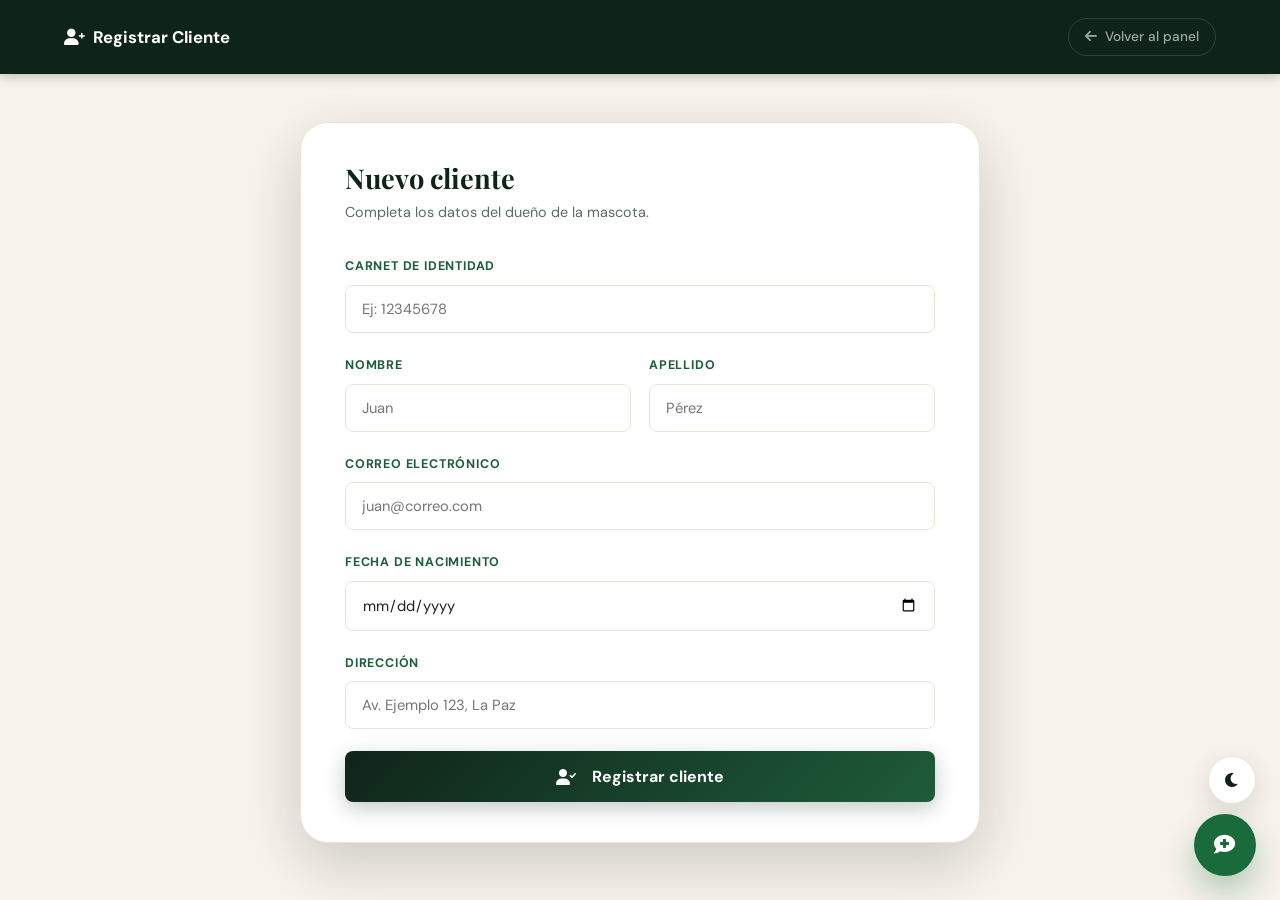
<file: registrar_cliente.html>
<!--registrar_cliente.html-->

<!DOCTYPE html>
<html lang="es">
<head>
  <meta charset="UTF-8">
  <meta name="viewport" content="width=device-width, initial-scale=1.0">
  <title>Smart Paws — Registrar Cliente</title>
  <link rel="stylesheet" href="css/style.css">
  <link rel="stylesheet" href="https://cdnjs.cloudflare.com/ajax/libs/font-awesome/6.0.0/css/all.min.css">
  <link rel="stylesheet" href="css/chatbot.css">
  <link rel="stylesheet" href="css/theme.css">
</head>
<body class="form-page">

  <div class="form-topbar">
    <h3><i class="fas fa-user-plus" style="margin-right:8px;"></i>Registrar Cliente</h3>
    <a href="panel-vet.html"><i class="fas fa-arrow-left"></i> Volver al panel</a>
  </div>

  <div class="form-body">
    <div class="form-card">
      <h2>Nuevo cliente</h2>
      <p class="form-subtitle">Completa los datos del dueño de la mascota.</p>
      <form id="form-cliente" class="field-group">
        <div class="field">
          <label>Carnet de identidad</label>
          <input type="number" name="carnetDue" id="cli-carnet" placeholder="Ej: 12345678" required>
        </div>

        <div class="field-row">
  <div class="field">
    <label>Nombre</label>
    <input type="text" 
           name="nombre" 
           id="cli-nombre" 
           placeholder="Juan" 
           pattern="^[a-zA-ZáéíóúÁÉÍÓÚñÑ\s]+$" 
           title="El nombre solo debe contener letras y espacios." 
           required>
  </div>
  <div class="field">
    <label>Apellido</label>
    <input type="text" 
           name="apellido" 
           id="cli-apellido" 
           placeholder="Pérez" 
           pattern="^[a-zA-ZáéíóúÁÉÍÓÚñÑ\s]+$" 
           title="El apellido solo debe contener letras y espacios." 
           required>
  </div>
</div>

        <div class="field">
          <label>Correo electrónico</label>
          <input type="email" name="usuario" id="cli-usuario" placeholder="juan@correo.com" required>
        </div>
        <div class="field">
          <label>Fecha de nacimiento</label>
          <input type="date" name="fecha_nacimiento" id="cli-nacimiento" required>
        </div>
        <div class="field">
          <label>Dirección</label>
          <input type="text" name="direccion" id="cli-direccion" placeholder="Av. Ejemplo 123, La Paz" required>
        </div>
        <button type="submit" class="btn-submit">
          <i class="fas fa-user-check" style="margin-right:8px;"></i>Registrar cliente
        </button>
      </form>
    </div>
  </div>

  <!-- Modal éxito -->
  <div id="modal-exito" class="modal hidden">
    <div class="modal-content">
      <div style="font-size:2.8rem;margin-bottom:12px;">✅</div>
      <h3>Cliente registrado</h3>
      <p id="modal-info"></p>
      <button onclick="cerrarModal()">Continuar</button>
    </div>
  </div>

<script src="js/registro_dueno.js"></script>
<script src="js/chatbot.js"></script>
<script src="js/validaciones.js"></script>
<script src="js/theme.js"></script>
</body>
</html>
</file>
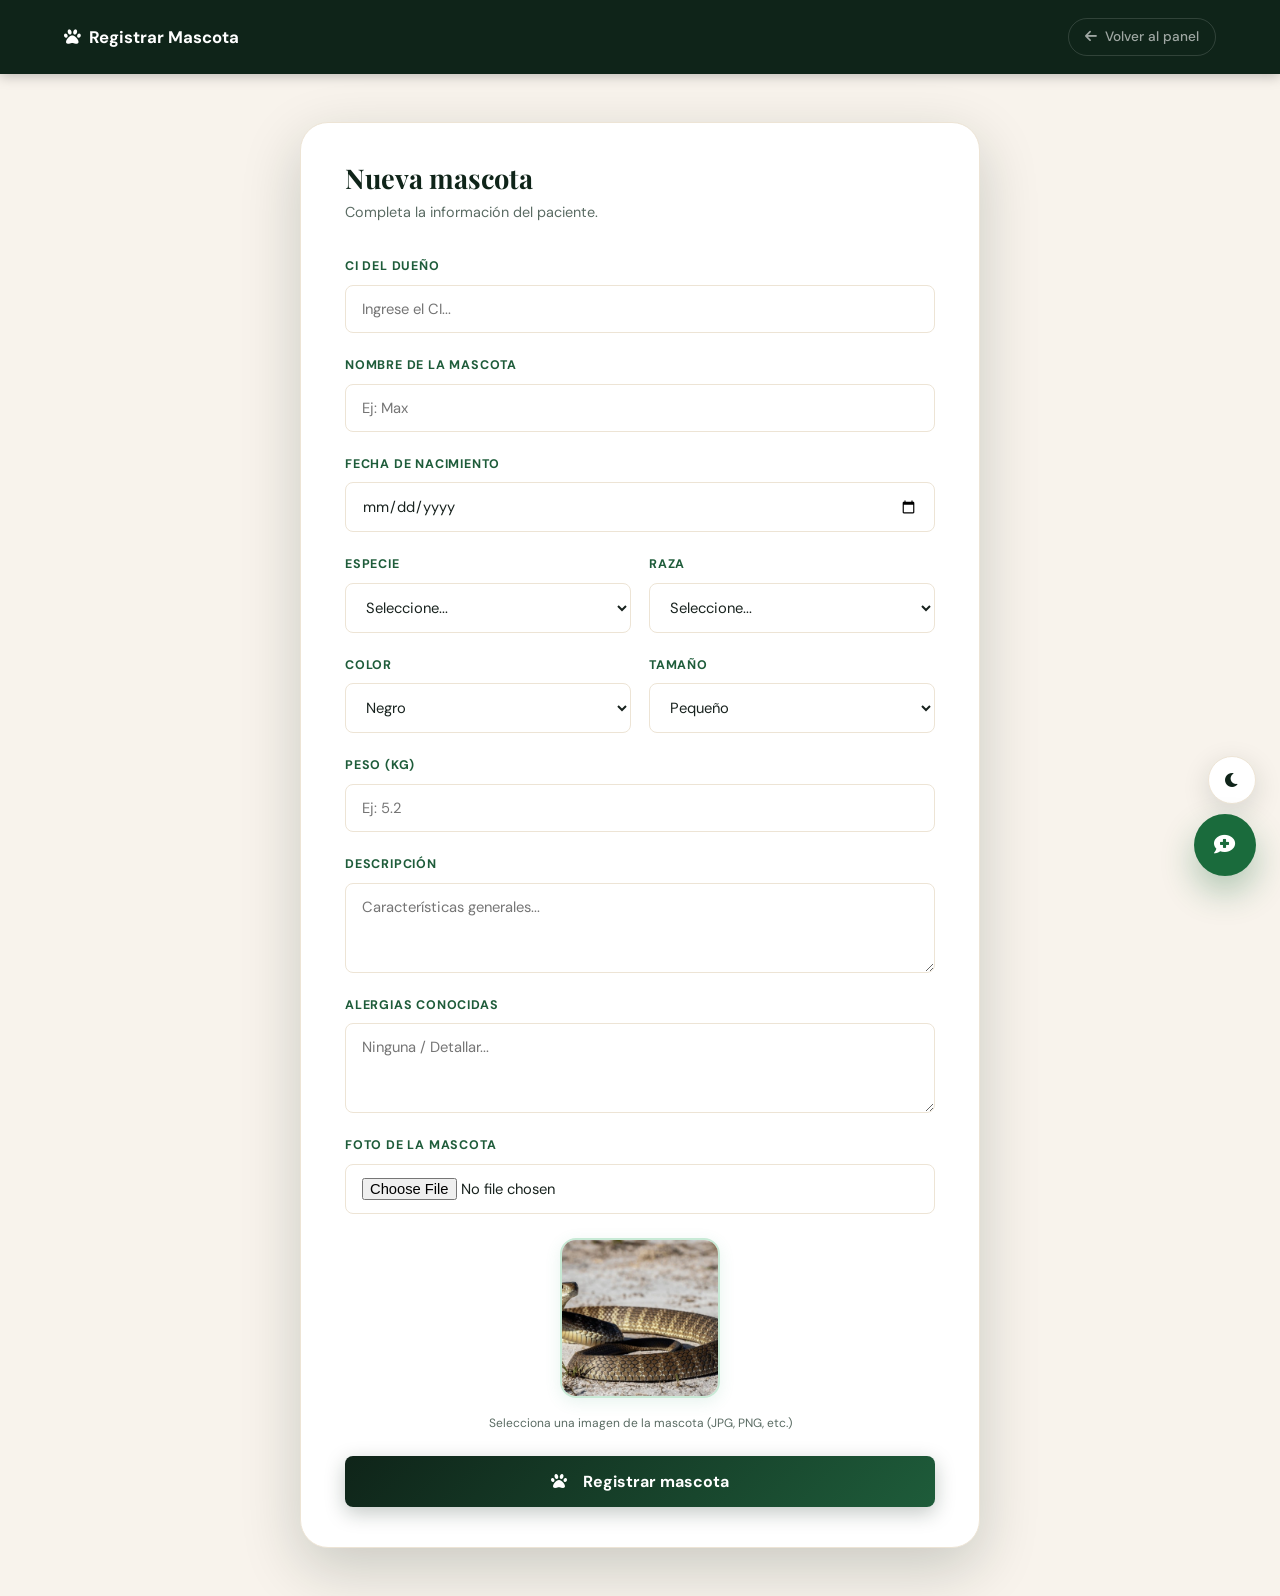
<file: registrar_mascota.html>
<!--registrar_mascota.html-->
<!DOCTYPE html>
<html lang="es">
<head>
  <meta charset="UTF-8">
  <meta name="viewport" content="width=device-width, initial-scale=1.0">
  <title>Smart Paws — Registrar Mascota</title>
  <link rel="stylesheet" href="css/style.css">
  <link rel="stylesheet" href="css/chatbot.css">
  <link rel="stylesheet" href="css/theme.css">
  <link rel="stylesheet" href="https://cdnjs.cloudflare.com/ajax/libs/font-awesome/6.0.0/css/all.min.css">
</head>
<body class="form-page">

  <div class="form-topbar">
    <h3><i class="fas fa-paw" style="margin-right:8px;"></i>Registrar Mascota</h3>
    <a href="panel-vet.html"><i class="fas fa-arrow-left"></i> Volver al panel</a>
  </div>

  <div class="form-body">
    <div class="form-card">
      <h2>Nueva mascota</h2>
      <p class="form-subtitle">Completa la información del paciente.</p>
      <form id="form-mascota" enctype="multipart/form-data" class="field-group">

        <div class="field">
          <label>CI del dueño</label>
          <div class="ci-box">
            <input type="number" name="carnetDue" id="masc-cliente" placeholder="Ingrese el CI..." required>
            <!--<button type="button" onclick="buscarCliente()"><i class="fas fa-search"></i> Buscar</button>-->
          </div>
        </div>

        <div class="field">
          <label>Nombre de la mascota</label>
          <input type="text" name="nombre" placeholder="Ej: Max" required>
        </div>

        <div class="field">
          <label>Fecha de nacimiento</label>
          <input type="date" name="fecha_nacimiento">
        </div>

        <div class="field-row">
          <div class="field">
            <label>Especie</label>
            <select id="especie" name="id_especie" onchange="cargarRazas()" required>
              <option value="">Seleccione...</option>
            </select>
          </div>
          <div class="field">
            <label>Raza</label>
            <select id="raza" name="id_raza" required>
              <option value="">Seleccione...</option>
            </select>
          </div>
        </div>

        <div class="field-row">
          <div class="field">
            <label>Color</label>
            <select name="id_color">
              <option value="1">Negro</option>
              <option value="2">Blanco</option>
              <option value="3">Marrón</option>
            </select>
          </div>
          <div class="field">
            <label>Tamaño</label>
            <select name="tamano">
              <option>Pequeño</option>
              <option>Mediano</option>
              <option>Grande</option>
            </select>
          </div>
        </div>

        <div class="field">
          <label>Peso (kg)</label>
          <input type="number" name="peso" placeholder="Ej: 5.2" step="0.1">
        </div>

        <div class="field">
          <label>Descripción</label>
          <textarea name="descripcion" placeholder="Características generales..."></textarea>
        </div>

        <div class="field">
          <label>Alergias conocidas</label>
          <textarea name="alergias" placeholder="Ninguna / Detallar..."></textarea>
        </div>

        <div class="field">
          <label>Foto de la mascota</label>
          <input type="file" name="foto" accept="image/*" onchange="previewImg(event)">
          <div class="preview">
            <img id="img-preview" src="img/default.png" alt="Vista previa de la mascota">
          </div>
          <p style="font-size:0.75rem;color:var(--texto-suave);margin-top:8px;text-align:center;">
            Selecciona una imagen de la mascota (JPG, PNG, etc.)
          </p>
        </div>

        <button type="submit" class="btn-submit">
          <i class="fas fa-paw" style="margin-right:8px;"></i>Registrar mascota
        </button>
      </form>
    </div>
  </div>

  <script src="js/mascota.js"></script>
  <script src="js/chatbot.js"></script>
  <script src="js/theme.js"></script>
  <script src="js/validaciones.js"></script>
</body>
</html>
</file>
<file: css/style.css>
/**style.css*/
@import url('https://fonts.googleapis.com/css2?family=Playfair+Display:ital,wght@0,400;0,700;0,900;1,400;1,700&family=DM+Sans:wght@300;400;500;600;700&display=swap');

:root {
  --verde-oscuro:  #0f2419;
  --verde-medio:   #1e5c3a;
  --verde-vivo:    #3d9970;
  --verde-claro:   #c8ead6;
  --crema:         #f8f3ec;
  --arena:         #ede4d5;
  --ambar:         #e07b39;
  --ambar-claro:   #fdebd0;
  --coral:         #e05555;
  --texto:         #18221e;
  --texto-suave:   #5a6b63;
  --blanco:        #ffffff;
  --negro:         #060d09;

  --sombra-sm: 0 2px 8px rgba(15,36,25,.10);
  --sombra-md: 0 8px 28px rgba(15,36,25,.14);
  --sombra-lg: 0 20px 60px rgba(15,36,25,.20);
  --sombra-xl: 0 32px 80px rgba(15,36,25,.28);

  --radio-sm:   8px;
  --radio-md:   16px;
  --radio-lg:   28px;
  --radio-xl:   40px;
  --radio-pill: 999px;

  --transicion:       0.3s cubic-bezier(.4,0,.2,1);
  --transicion-lenta: 0.6s cubic-bezier(.4,0,.2,1);
}


*,*::before,*::after{margin:0;padding:0;box-sizing:border-box;}
html{scroll-behavior:smooth;}
body{
  font-family:'DM Sans',sans-serif;
  background:var(--crema);
  color:var(--texto);
  line-height:1.65;
  -webkit-font-smoothing:antialiased;
  }

h1,h2,h3,h4{font-family:'Playfair Display',serif;line-height:1.15;color:var(--verde-oscuro);}
img{max-width:100%;display:block;}
a{color:inherit;text-decoration:none;}
.container{width:90%;max-width:1200px;margin:0 auto;}
::-webkit-scrollbar{width:5px;}
::-webkit-scrollbar-track{background:var(--crema);}
::-webkit-scrollbar-thumb{background:var(--verde-vivo);border-radius:3px;}

/* ANIMACIONES */
@keyframes floatUp{0%,100%{transform:translateY(0);}50%{transform:translateY(-12px);}}
@keyframes pawFloat{0%{transform:translate(0,0) rotate(0deg);opacity:.5;}60%{opacity:.15;}100%{transform:translate(8px,-60px) rotate(20deg);opacity:0;}}
@keyframes pulseDot{0%,100%{box-shadow:0 0 0 0 rgba(61,153,112,.5);}50%{box-shadow:0 0 0 8px rgba(61,153,112,0);}}
@keyframes shimmerBg{0%{background-position:-200% center;}100%{background-position:200% center;}}


/* LOGIN */
.auth-page{
  min-height:100vh;

  background:
    radial-gradient(circle at top left, rgba(251, 255, 254, 0.804), transparent 30%),
    radial-gradient(circle at bottom right, rgb(255, 255, 255), transparent 35%),
    linear-gradient(135deg,#25744e 0%, #012111 45%, #072b19 100%);

  display:flex;
  align-items:center;
  justify-content:center;
  padding:32px 16px;

  overflow:hidden;
  position:relative;
}
.auth-wrapper{width:100%;max-width:440px;}
.auth-logo{
  text-align:center;
  margin-bottom:28px;}
.auth-logo img{
  width:175px;
  height:175px;
  border-radius:50%;
  object-fit:cover;
  margin:0 auto 14px;
  border:3px solid var(--verde-vivo);
  box-shadow:0 6px 24px rgba(61,153,112,.35);}
.auth-logo h2{font-size:1.75rem;color:white;letter-spacing:-.02em;}
.auth-logo p{color:var(--texto-suave);font-size:.88rem;margin-top:5px;}
.auth-card{
  background: rgb(175, 205, 181);

  backdrop-filter: blur(18px);

  border:1px solid rgb(255, 255, 255);

  border-radius: var(--radio-lg);

  padding:36px 40px 40px;

  box-shadow:
    0 8px 32px rgb(0, 0, 0);

  color: rgb(247, 244, 244);
}
.tab-group{display:flex;background:var(--crema);border-radius:var(--radio-pill);padding:5px;margin-bottom:28px;gap:4px;}
.tab-btn{flex:1;border:none;background:none;padding:10px;border-radius:var(--radio-pill);cursor:pointer;font-family:inherit;font-weight:600;font-size:.88rem;color:var(--texto-suave);transition:var(--transicion);}
.tab-btn.active{background:var(--blanco);color:var(--verde-oscuro);box-shadow:0 2px 10px rgba(0,0,0,.10);}
.input-group{display:flex;flex-direction:column;gap:14px;}
.input-group input,
.input-group select{
  width:100%;
  padding:13px 18px;

  border:1px solid rgba(253, 253, 253, 0);

  border-radius:var(--radio-sm);

  font-family:inherit;
  font-size:.92rem;

  /* ── FIX P1: texto blanco sobre fondo verde ── */
  color: rgba(255, 255, 255, 0.95);

  background:rgb(225, 247, 220);

  outline:none;

  transition:var(--transicion);

  backdrop-filter: blur(10px);
}
.input-group input:focus,
.input-group select:focus{
  border-color:var(--verde-vivo);

  box-shadow:0 0 0 4px rgba(255, 255, 255, 0.934);

  /* ── FIX P1: fondo NO cambia a blanco al hacer foco ── */
  /* background eliminado intencionalmente */
}
.input-group input::placeholder{
  /* ── FIX P1: placeholder visible sobre fondo verde ── */
  color: rgba(255, 255, 255, 0.60);
}

/* ── FIX P1: neutralizar el autocompletado del navegador (Chrome, Edge) ─── */
/* Chrome inyecta un fondo amarillo/blanco al autocompletar;
   este truco lo sobreescribe con el color original del input.           */
.input-group input:-webkit-autofill,
.input-group input:-webkit-autofill:hover,
.input-group input:-webkit-autofill:focus {
  /* Inyecta una sombra interna opaca del mismo color que el fondo original */
  -webkit-box-shadow: 0 0 0px 1000px rgb(225, 247, 220) inset !important;
  /* Mantiene el texto blanco incluso cuando el navegador autocompletó */
  -webkit-text-fill-color: rgba(255, 255, 255, 0.95) !important;
  /* Retrasa el cambio de color de fondo para que la sombra lo tape */
  transition: background-color 5000s ease-in-out 0s;
}
#campos-veterinario{display:flex;flex-direction:column;gap:14px;}
#campos-veterinario.hidden{display:none!important;}
.btn-principal{padding:14px;background:linear-gradient(135deg,var(--verde-oscuro),var(--verde-medio));color:var(--blanco);border:none;border-radius:var(--radio-sm);cursor:pointer;font-family:inherit;font-weight:700;font-size:.95rem;transition:var(--transicion);box-shadow:0 4px 14px rgba(15,36,25,.25);}
.btn-principal:hover{transform:translateY(-2px);box-shadow:0 8px 22px rgba(241, 255, 248, 0.35);}
.auth-back{position:fixed;top:20px;right:24px;display:flex;align-items:center;gap:7px;color:var(--verde-oscuro);font-weight:600;font-size:.85rem;background:var(--blanco);padding:9px 18px;border-radius:var(--radio-pill);box-shadow:var(--sombra-sm);transition:var(--transicion);z-index:100;border:1px solid var(--arena);}
.auth-back:hover{background:var(--verde-oscuro);color:var(--blanco);border-color:transparent;}
.hidden{display:none!important;}

/* MODAL */
.modal{position:fixed;inset:0;background:rgba(15,36,25,.6);display:flex;align-items:center;justify-content:center;z-index:2000;backdrop-filter:blur(4px);}
.modal-content{background:var(--blanco);border-radius:var(--radio-lg);padding:48px 44px;max-width:520px;text-align:center;box-shadow:0 20px 60px rgba(15,36,25,.3);animation:floatUp 0.4s cubic-bezier(.4,0,.2,1);border:1px solid var(--arena);}
.modal-content h3{font-size:1.4rem;margin-bottom:20px;color:var(--verde-oscuro);font-weight:700;}
.modal-content p{color:var(--texto-suave);font-size:.95rem;margin-bottom:28px;line-height:1.7;}
#modal-info{background:linear-gradient(135deg,rgba(61,153,112,.1),rgba(224,123,57,.05));padding:24px 20px;border-radius:var(--radio-md);border:2px solid var(--verde-claro);font-family:'Courier New',monospace;font-size:1.1rem;font-weight:700;color:var(--verde-oscuro);word-break:break-all;letter-spacing:1px;margin:24px 0 !important;text-align:center;}
.modal-content button{padding:13px 32px;background:linear-gradient(135deg,var(--verde-oscuro),var(--verde-medio));color:var(--blanco);border:none;border-radius:var(--radio-sm);cursor:pointer;font-weight:700;transition:var(--transicion);font-family:inherit;font-size:.95rem;margin-top:12px;width:100%;}
.modal-content button:hover{transform:translateY(-2px);box-shadow:0 6px 20px rgba(15,36,25,.25);}

/* FORM PAGE */
.form-page{background:var(--crema);min-height:100vh;}
.form-topbar{background:var(--verde-oscuro);display:flex;align-items:center;justify-content:space-between;padding:18px 5%;box-shadow:0 2px 12px rgba(0,0,0,.25);}
.form-topbar h3{color:var(--blanco);font-family:'DM Sans',sans-serif;font-weight:700;font-size:1.05rem;}
.form-topbar a{display:flex;align-items:center;gap:8px;color:rgba(255,255,255,.6);font-size:.85rem;font-weight:500;transition:var(--transicion);padding:7px 16px;border-radius:var(--radio-pill);border:1px solid rgba(255,255,255,.14);}
.form-topbar a:hover{color:var(--blanco);background:rgba(255,255,255,.08);}
.form-body{display:flex;justify-content:center;padding:48px 20px;}
.form-card{background:var(--blanco);border-radius:var(--radio-lg);padding:40px 44px;max-width:680px;width:100%;box-shadow:var(--sombra-lg);border:1px solid var(--arena);}
.form-card h2{font-size:1.7rem;margin-bottom:6px;}
.form-subtitle{color:var(--texto-suave);font-size:.9rem;margin-bottom:32px;}
.field-group{display:flex;flex-direction:column;gap:22px;}
.field{display:flex;flex-direction:column;gap:8px;}
.field label{font-size:.78rem;font-weight:700;letter-spacing:.8px;text-transform:uppercase;color:var(--verde-medio);}
.field input,.field select,.field textarea{padding:13px 16px;border:1.5px solid var(--arena);border-radius:var(--radio-sm);font-family:inherit;font-size:.92rem;color:var(--texto);background:var(--blanco);outline:none;transition:var(--transicion);width:100%;}
.field input:focus,.field select:focus,.field textarea:focus{border-color:var(--verde-vivo);box-shadow:0 0 0 4px rgba(61,153,112,.10);}
.field textarea{resize:vertical;min-height:90px;}
.field-row{display:grid;grid-template-columns:1fr 1fr;gap:18px;}
@media(max-width:560px){.field-row{grid-template-columns:1fr;}}
.ci-box{display:flex;gap:10px;}
.ci-box input{flex:1;}
.ci-box button{padding:13px 20px;background:var(--verde-oscuro);color:var(--blanco);border:none;border-radius:var(--radio-sm);cursor:pointer;font-family:inherit;font-weight:600;font-size:.85rem;transition:var(--transicion);white-space:nowrap;display:flex;align-items:center;gap:7px;}
.ci-box button:hover{background:var(--verde-medio);}
.preview{margin-top:16px;display:flex;justify-content:center;}
.preview img{width:160px;height:160px;object-fit:cover;border-radius:var(--radio-md);border:2px solid var(--verde-claro);box-shadow:0 4px 16px rgba(61,153,112,.12);}
.btn-submit{padding:15px;background:linear-gradient(135deg,var(--verde-oscuro),var(--verde-medio));color:var(--blanco);border:none;border-radius:var(--radio-sm);cursor:pointer;font-family:inherit;font-weight:700;font-size:1rem;transition:var(--transicion);box-shadow:0 6px 20px rgba(15,36,25,.25);display:flex;align-items:center;justify-content:center;gap:8px;}
.btn-submit:hover{transform:translateY(-2px);box-shadow:0 10px 28px rgba(15,36,25,.35);}

/* PANEL VETERINARIO */
.vet-page{display:flex;min-height:100vh;background:var(--crema);}
.sidebar{
  width:264px;
  background:var(--negro);
  flex-shrink:0;
  display:flex;
  flex-direction:column;
  position:sticky;
  top:0;
  height:100vh;
  overflow-y:auto;
  transition: margin-left .3s ease, transform .3s ease;}
.vet-info{text-align:center;padding:32px 20px 24px;border-bottom:1px solid rgba(255,255,255,.07);background:linear-gradient(160deg,rgba(30,92,58,.35) 0%,transparent 100%);}
.avatar{width:84px;height:84px;border-radius:50%;border:3px solid var(--verde-vivo);object-fit:cover;margin:0 auto 14px;box-shadow:0 0 0 6px rgba(61,153,112,.14);}
.vet-info h3{color:var(--blanco);font-size:1rem;font-family:'DM Sans',sans-serif;font-weight:700;margin-bottom:4px;}
.vet-info p{color:rgba(255,255,255,.35);font-size:.74rem;}
.sidebar-tag{display:inline-block;background:rgba(61,153,112,.18);color:var(--verde-vivo);font-size:.68rem;font-weight:700;padding:4px 12px;border-radius:var(--radio-pill);margin-top:8px;border:1px solid rgba(61,153,112,.22);letter-spacing:.5px;text-transform:uppercase;}
.side-nav{
  padding:16px 12px;
  flex:1;}
.side-nav-section{font-size:.62rem;font-weight:700;letter-spacing:2px;text-transform:uppercase;color:rgba(255,255,255,.18);padding:14px 14px 6px;margin-top:4px;}
.side-nav a{display:flex;align-items:center;gap:11px;color:rgba(255,255,255,.52);text-decoration:none;padding:11px 14px;border-radius:var(--radio-sm);margin-bottom:2px;font-size:.85rem;font-weight:500;transition:var(--transicion);}
.side-nav a i{width:17px;font-size:.83rem;}
.side-nav a:hover{background:rgba(255,255,255,.07);color:var(--blanco);}
.side-nav a.active{background:rgba(61,153,112,.18);color:var(--verde-vivo);font-weight:700;border-left:2px solid var(--verde-vivo);}
.side-nav a.logout{color:rgba(248,113,113,.65);}
.side-nav a.logout:hover{background:rgba(248,113,113,.10);color:#f87171;}
.main-content{flex:1;padding:28px 32px;overflow-y:auto;transition:padding .3s ease;}
.content-header{display:flex;
  align-items:center;
  justify-content:space-between;
  margin-bottom:28px;
  padding-bottom:22px;
  border-bottom:1px solid var(--arena);}
.content-header h1{font-size:1.5rem;letter-spacing:-.02em;}
.header-date{font-size:.78rem;color:var(--texto-suave);background:var(--blanco);padding:7px 16px;border-radius:var(--radio-pill);border:1px solid var(--arena);}
.menu-toggle {
  display: none; /* Oculto por defecto en computadoras */
  align-items: center;
  justify-content: center;
  width: 42px;
  height: 42px;
  background: var(--blanco);
  border: 1px solid var(--arena);
  border-radius: var(--radio-sm);
  box-shadow: var(--sombra-sm);
  font-size: 1.2rem;
  cursor: pointer;
  color: var(--verde-oscuro);
  transition: var(--transicion);
}
.menu-toggle:hover { 
  background: var(--verde-oscuro);
   color: var(--blanco); }
.vet-page.sidebar-collapsed .sidebar{margin-left:-264px;}

.mobile-topbar {
  display: none;
}

@media(max-width:768px){
  .sidebar {
    position: fixed;
    top: 0;
    left: 0;
    width: 260px;
    height: 100vh;
    background: var(--negro);
    /* 🛠️ Esto lo mantiene oculto a la izquierda por defecto */
    transform: translateX(-100%); 
    transition: transform 0.3s cubic-bezier(.4,0,.2,1);
    z-index: 9999;
  }
  .sidebar.active{
    transform: translateX(0);
  }
  .main-content{
    margin-left: 0;
    padding: 20px;
    padding-top: 70px;
    width: 100%;
  }

  .vet-page.sidebar-collapsed .sidebar{margin-left:0;}
  .mobile-topbar {
    display: flex;
    align-items: center;
    justify-content: space-between;
    position: fixed;
    top: 0; left: 0; right: 0;
    z-index: 999;
    background: var(--negro);
    padding: 15px 20px;
    box-shadow: 0 2px 10px rgba(0,0,0,.3);
  }
  .mobile-topbar .brand {
    color: var(--blanco);
    font-weight: 700;
    font-size: 1rem;
    font-family: 'Playfair Display', serif;
  }
  .hamburger-btn {
    display: flex !important; 
    background: none;
    border: none;
    cursor: pointer;
    flex-direction: column;
    gap: 5px;
    padding: 4px;
  }
  
  .hamburger-btn span {
    display: block;
    width: 24px;
    height: 2px;
    background: var(--blanco);
    border-radius: 2px;
    transition: var(--transicion);
  }
  .sidebar-overlay {
    display: none;
    position: fixed;
    inset: 0;
    background: rgba(0,0,0,.5);
    backdrop-filter: blur(2px);
    z-index: 9998;
  }
  .sidebar-overlay.active {
    display: block;
  }
}

/* STATS CARDS */
.stats-row{display:grid;grid-template-columns:repeat(4,1fr);gap:18px;margin-bottom:24px;}
@media(max-width:900px){.stats-row{grid-template-columns:repeat(2,1fr);}}
@media(max-width:480px){.stats-row{grid-template-columns:1fr;}}
.stat-card{background:var(--blanco);border-radius:var(--radio-md);padding:22px 24px;border:1px solid var(--arena);box-shadow:var(--sombra-sm);transition:var(--transicion);position:relative;overflow:hidden;}
.stat-card:hover{transform:translateY(-3px);box-shadow:var(--sombra-md);}
.stat-card::before{content:'';position:absolute;top:0;left:0;width:4px;height:100%;border-radius:4px 0 0 4px;}
.stat-card.verde::before{background:linear-gradient(180deg,var(--verde-vivo),var(--verde-medio));}
.stat-card.ambar::before{background:linear-gradient(180deg,var(--ambar),#c96b2b);}
.stat-card.azul::before{background:linear-gradient(180deg,#60a5fa,#3b82f6);}
.stat-card.coral::before{background:linear-gradient(180deg,#f87171,var(--coral));}
.stat-card-icon{width:44px;height:44px;border-radius:var(--radio-sm);display:flex;align-items:center;justify-content:center;font-size:1.1rem;margin-bottom:14px;}
.stat-card.verde .stat-card-icon{background:var(--verde-claro);color:var(--verde-medio);}
.stat-card.ambar .stat-card-icon{background:var(--ambar-claro);color:var(--ambar);}
.stat-card.azul .stat-card-icon{background:#dbeafe;color:#3b82f6;}
.stat-card.coral .stat-card-icon{background:#fee2e2;color:var(--coral);}
.stat-card .stat-num{font-family:'Playfair Display',serif;font-size:2rem;font-weight:900;color:var(--verde-oscuro);line-height:1;margin-bottom:5px;}
.stat-card .stat-label{font-size:.77rem;color:var(--texto-suave);font-weight:500;}
.stat-card .stat-change{display:inline-flex;align-items:center;gap:4px;font-size:.7rem;font-weight:700;padding:3px 8px;border-radius:var(--radio-pill);margin-top:8px;}
.stat-change.up{background:#dcfce7;color:#16a34a;}
.stat-change.neutral{background:var(--arena);color:var(--texto-suave);}

/* BLOCKS */
.block{background:var(--blanco);border-radius:var(--radio-md);padding:24px 28px;margin-bottom:20px;border:1px solid var(--arena);box-shadow:var(--sombra-sm);}
.block h3{font-size:.95rem;margin-bottom:18px;display:flex;align-items:center;gap:10px;padding-bottom:14px;border-bottom:1px solid var(--arena);}
.card{background:var(--blanco);border-radius:var(--radio-md);padding:24px 28px;border:1px solid var(--arena);box-shadow:var(--sombra-sm);}
.card h3{font-size:.92rem;margin-bottom:16px;display:flex;align-items:center;gap:10px;}



.card .actions{display:flex;gap:8px;margin-top:12px;}
.card .actions button{padding:6px 14px;background:var(--verde-oscuro);color:var(--blanco);border:none;border-radius:var(--radio-sm);cursor:pointer;font-family:inherit;font-weight:600;font-size:.8rem;transition:var(--transicion);}
.card .actions button:hover{background:var(--verde-medio);}
.mascota-item{display:flex;justify-content:space-between;align-items:center;padding:12px 0;border-bottom:1px solid var(--arena);font-size:.86rem;}
.mascota-item:last-child{border-bottom:none;}
.search-section{background:var(--blanco);border-radius:var(--radio-md);padding:24px 28px;margin-bottom:20px;border:1px solid var(--arena);box-shadow:var(--sombra-sm);}
.search-section h3{font-size:.92rem;margin-bottom:16px;}
.search-box{display:flex;gap:10px;}
.search-box input{flex:1;padding:12px 18px;border:1.5px solid var(--arena);border-radius:var(--radio-sm);font-family:inherit;font-size:.9rem;color:var(--texto);background:var(--crema);outline:none;transition:var(--transicion);}
.search-box input:focus{border-color:var(--verde-vivo);background:var(--blanco);}
.search-box button{padding:12px 22px;background:var(--verde-oscuro);color:var(--blanco);border:none;border-radius:var(--radio-sm);cursor:pointer;font-family:inherit;font-weight:700;font-size:.85rem;transition:var(--transicion);display:flex;align-items:center;gap:7px;}
.search-box button:hover{background:var(--verde-medio);}
.status-badge{display:inline-flex;align-items:center;gap:5px;font-size:.72rem;font-weight:700;padding:3px 10px;border-radius:var(--radio-pill);}
.status-badge.pendiente{background:#fef3c7;color:#d97706;}
.status-badge.completado{background:#dcfce7;color:#16a34a;}
.status-badge.urgente{background:#fee2e2;color:#dc2626;}

/* ── Recuperar contraseña ─────────────────────────────────────────────── */
.btn-volver{padding:11px;background:transparent;color:var(--verde-medio);border:1.5px solid var(--verde-medio);border-radius:var(--radio-sm);cursor:pointer;font-family:inherit;font-weight:600;font-size:.88rem;transition:var(--transicion);text-align:center;}
.btn-volver:hover{background:var(--verde-medio);color:var(--blanco);}
#codigo-input{font-family:monospace;}

/* ── RESPONSIVE ADDITIONS ──────────────────────────────── */

/* Auth / Login: reducir padding en pantallas chicas */
@media(max-width:480px){
  .auth-page{ padding:24px 12px; }
  .auth-card{ padding:28px 22px 32px; }
  .auth-logo h2{ font-size:1.5rem; }
  .auth-back{ top:12px; right:12px; padding:7px 12px; font-size:.78rem; }
}

/* Modal: ajustar en pantallas chicas */
@media(max-width:540px){
  .modal-content{ padding:32px 22px; margin:12px; max-width:calc(100vw - 24px); }
  .modal-content h3{ font-size:1.2rem; }
}

/* Form pages (registrar_cliente, registrar_mascota, completar_mascota) */
@media(max-width:600px){
  .form-card{ padding:28px 20px; }
  .form-topbar{ padding:14px 4%; }
  .form-topbar h3{ font-size:.92rem; }
  .form-topbar a span{ display:none; } /* ocultar texto del link, mantener icono */
}

/* Panel / Dashboard interior */
@media(max-width:600px){
  /* Search box apilado */
  .search-box{ flex-direction:column; }
  .search-box button{ width:100%; justify-content:center; }

  /* Content header: wrap para que no se solape */
  .content-header{ flex-wrap:wrap; gap:10px; margin-top: 35px;}
  .content-header h1{ font-size:1.2rem; }

  /* Blocks y cards: reducir padding interior */
  .block{ padding:18px 16px; }
  .card{ padding:18px 16px; }
  .search-section{ padding:18px 16px; }

  /* Stats cards: números más compactos */
  .stat-card .stat-num{ font-size:1.6rem; }
}

/* ── Boton de cambio de idioma ────────────────────────── */
.lang-selector-container {
  position: relative;
  display: inline-block;
  vertical-align: middle;
}
/* ajustes al navbar */
.nav-menu ul .lang-selector-container,
.tienda-nav ul .lang-selector-container {
  margin-left: 10px;
}
@media(max-width:768px) {
  .nav-menu ul .lang-selector-container,
  .tienda-nav ul .lang-selector-container {
    margin-left: 0;
    margin-top: 10px;
    width: 100%;
    text-align: center;
  }
  .lang-btn {
    width: 100%;
    justify-content: center;
  }
}
.lang-btn {
  background: rgba(255, 255, 255, 0.08);
  border: 1.5px solid rgba(255, 255, 255, 0.15);
  color: #ffffff;
  font-family: inherit;
  font-weight: 600;
  font-size: 0.82rem;
  padding: 8px 16px;
  border-radius: var(--radio-pill);
  cursor: pointer;
  display: inline-flex;
  align-items: center;
  gap: 8px;
  transition: var(--transicion);
}
.lang-btn:hover {
  background: rgba(255, 255, 255, 0.15);
  border-color: rgba(255, 255, 255, 0.3);
}
.lang-dropdown {
  position: absolute;
  top: calc(100% + 8px);
  right: 0;
  background: var(--blanco);
  border: 1.5px solid var(--arena);
  border-radius: var(--radio-sm);
  box-shadow: var(--sombra-md);
  padding: 5px 0;
  min-width: 95px;
  display: none;
  flex-direction: column;
  z-index: 2000;
  animation: langSlideDown 0.2s cubic-bezier(0.4, 0, 0.2, 1);
}
.lang-dropdown.show {
  display: flex;
}
.lang-option {
  background: none;
  border: none;
  padding: 8px 14px;
  font-family: inherit;
  font-size: 0.82rem;
  font-weight: 600;
  color: var(--texto);
  display: flex;
  align-items: center;
  gap: 8px;
  cursor: pointer;
  width: 100%;
  text-align: left;
  transition: var(--transicion);
}
.lang-option:hover {
  background: var(--crema);
  color: var(--verde-medio);
}
/* posicion en pagina de autenticacion */
.auth-lang-container {
  position: fixed;
  top: 20px;
  right: 175px;
  z-index: 1000;
}
.auth-lang-container .lang-btn {
  background: var(--blanco);
  border-color: var(--arena);
  color: var(--texto);
  box-shadow: var(--sombra-sm);
}
.auth-lang-container .lang-btn:hover {
  background: var(--crema);
  border-color: var(--verde-vivo);
}
@media(max-width:560px) {
  .auth-lang-container {
    top: 12px;
    right: 135px;
  }
  .auth-lang-container .lang-btn {
    padding: 7px 12px;
    font-size: 0.78rem;
  }
}
@keyframes langSlideDown {
  from {
    opacity: 0;
    transform: translateY(-8px);
  }
  to {
    opacity: 1;
    transform: translateY(0);
  }
}

/* ===== FOOTER MODERNO ===== */

.main-footer{
  background: linear-gradient(135deg,#163427,#0f2419);
  color: var(--blanco);
  margin-top: 80px;
}

.footer-top{
  border-bottom: 1px solid rgba(255,255,255,.08);
  padding: 18px 0;
}

.footer-top-flex{
  display:flex;
  justify-content:space-between;
  align-items:center;
  flex-wrap:wrap;
  gap:20px;
}

.footer-links-top{
  display:flex;
  gap:18px;
  flex-wrap:wrap;
}

.footer-links-top a{
  color:rgba(255,255,255,.75);
  font-size:.9rem;
  transition:var(--transicion);
}

.footer-links-top a:hover{
  color:var(--verde-claro);
}

/* ICONOS */

.footer-social{
  display:flex;
  align-items:center;
  gap:14px;
}

.footer-social a{
  width:42px;
  height:42px;
  border-radius:50%;
  display:flex;
  align-items:center;
  justify-content:center;
  background:rgba(255,255,255,.08);
  color:white;
  font-size:1rem;
  transition:var(--transicion);
}

.footer-social a:hover{
  transform:translateY(-4px) scale(1.08);
  background:var(--verde-vivo);
  color:white;
}

/* FOOTER MAIN */

.footer-main{
  padding:50px 0;
}

.footer-grid-custom{
  display:grid;
  grid-template-columns:repeat(auto-fit,minmax(280px,1fr));
  gap:40px;
}

.footer-info h3,
.footer-newsletter h3{
  color:white;
  margin-bottom:14px;
}

.footer-info p,
.footer-info a{
  color:rgba(255,255,255,.72);
  font-size:.95rem;
}

.city-title{
  font-weight:700;
  color:var(--verde-claro)!important;
}

.footer-info a:hover{
  color:white;
}

/* NEWSLETTER */

.newsletter-form{
  display:flex;
  gap:10px;
  flex-wrap:wrap;
  margin-top:14px;
}

.newsletter-form input{
  flex:1;
  min-width:200px;
  padding:12px 16px;
  border:none;
  border-radius:var(--radio-sm);
  outline:none;
}

.newsletter-form button{
  padding:12px 18px;
  border:none;
  border-radius:var(--radio-sm);
  background:var(--verde-vivo);
  color:white;
  font-weight:700;
  cursor:pointer;
  transition:var(--transicion);
}

.newsletter-form button:hover{
  background:var(--verde-medio);
}

/* VOLVER ARRIBA */

.back-to-top{
  text-align:center;
  padding:18px;
  border-top:1px solid rgba(255,255,255,.08);
}

.back-to-top a{
  color:rgba(255,255,255,.7);
  transition:var(--transicion);
}

.back-to-top a:hover{
  color:white;
}

/* RESPONSIVE */

@media(max-width:768px){

  .footer-top-flex{
    flex-direction:column;
    text-align:center;
  }

  .footer-links-top{
    justify-content:center;
  }

  .footer-social{
    justify-content:center;
  }

  .newsletter-form{
    flex-direction:column;
  }

  .newsletter-form button{
    width:100%;
  }
}


.logo-circle {
  width: 60px;       /* Tamaño mediano ideal */
  height: 60px;      /* Alto igual al ancho para círculo perfecto */
  border-radius: 50%;
  object-fit: cover; /* Evita que la imagen se estire o deforme */
  border: 2px solid var(--verde-vivo);
  box-shadow: 0 0 16px rgba(61, 153, 112, .4);
  display: block;    /* Quita espacios fantasmas inferiores */
}


/* ════════════════════════════════════════════════════════
   VALIDACIÓN EN TIEMPO REAL  (validaciones.js)
   Integrado con el sistema de diseño de Smart Paws.
   Reutiliza: --coral, --radio-pill, --transicion
   ════════════════════════════════════════════════════════ */

/* Wrapper flex-row que rodea [input + badge] */
.val-wrapper {
  display: flex;
  align-items: center;
  gap: 8px;
  width: 100%;
}

/* El input ocupa todo el espacio disponible */
.val-wrapper input,
.val-wrapper textarea {
  flex: 1;
  min-width: 0;   /* evita desbordamiento en grids */
}

/* Badge base — oculto por defecto */
.val-badge {
  display: none;
  align-items: center;
  gap: 4px;
  font-size: .70rem;
  font-weight: 700;
  padding: 3px 10px;
  border-radius: var(--radio-pill);
  white-space: nowrap;
  flex-shrink: 0;
  animation: fadeInBadge .18s cubic-bezier(.4,0,.2,1);
  font-family: 'DM Sans', sans-serif;
}

/* Badge visible */
.val-badge.visible {
  display: inline-flex;
}

/* Badge: error en campo de LETRAS (rojo, mismo tono que .status-badge.urgente) */
.val-badge.error-letras {
  background: #fee2e2;
  color: var(--coral);
  border: 1px solid rgba(224,85,85,.20);
}

/* Badge: error en campo de NÚMEROS (ámbar, mismo tono que .status-badge.pendiente) */
.val-badge.error-numeros {
  background: #fef3c7;
  color: #d97706;
  border: 1px solid rgba(217,119,6,.20);
}

/* Borde rojo en el input inválido */
.input-invalid {
  border-color: var(--coral) !important;
  box-shadow: 0 0 0 3px rgba(224,85,85,.12) !important;
  transition: var(--transicion);
}

/* Animación de entrada del badge (aparece deslizando desde la derecha) */
@keyframes fadeInBadge {
  from { opacity: 0; transform: translateX(8px); }
  to   { opacity: 1; transform: translateX(0);   }
}
</file>
<file: css/home.css>
/**home.css
/
/* HEADER */
/* CABECERA */
.main-header{
  background:rgba(15,36,25,.97);
  backdrop-filter:blur(20px);
  position:sticky;
  top:0;
  z-index:1000;
  border-bottom:1px solid rgba(255,255,255,.06);}
.header-flex{display:flex;justify-content:space-between;align-items:center;height:100px;}
.logo{
  display:flex;
  align-items:center;
  gap:12px;
  font-family:'Playfair Display',serif;
  font-weight:700;
  font-size:1.45rem;
  color:var(--blanco);
  letter-spacing:-.02em;}
.logo img{
  height:90px;
  width:90px;
  border-radius:50%;
  object-fit:cover;
  border:2px solid var(--verde-vivo);
  box-shadow:0 0 16px rgba(61,153,112,.4);}
.nav-menu ul{display:flex;list-style:none;gap:2px;align-items:center;}
.nav-menu a{color:rgba(255,255,255,.65);font-size:.88rem;font-weight:500;padding:8px 16px;border-radius:var(--radio-pill);transition:var(--transicion);}
.nav-menu a:hover{color:var(--blanco);background:rgba(255,255,255,.08);}
.nav-menu a.btn-nav{background:linear-gradient(135deg,var(--ambar),#c96b2b);color:var(--blanco);font-weight:700;box-shadow:0 4px 14px rgba(224,123,57,.4);}
.nav-menu a.btn-nav:hover{transform:translateY(-2px);box-shadow:0 6px 20px rgba(224,123,57,.5);}
.menu-toggle{display:none;
  background:none;
  border:none;
  color:var(--blanco);
  font-size:1.4rem;
  cursor:pointer;}

@media(max-width:768px){
  .menu-toggle{
    display:flex;
    align-items:center;}
  .nav-menu{display:none;position:absolute;top:72px;left:0;width:100%;background:rgba(15,36,25,.98);backdrop-filter:blur(20px);padding:16px 20px 24px;border-top:1px solid rgba(255,255,255,.08);}
  .nav-menu.active{display:block;}
  .nav-menu ul{flex-direction:column;gap:4px;}
  .nav-menu a{display:block;padding:12px 16px;}
}


/* HERO */
.hero{background:var(--verde-oscuro);position:relative;overflow:hidden;padding:110px 0 100px;}
.hero-bg{position:absolute;inset:0;background:radial-gradient(ellipse 60% 80% at 75% 50%,rgba(61,153,112,.18) 0%,transparent 60%),radial-gradient(ellipse 40% 60% at 15% 70%,rgba(224,123,57,.12) 0%,transparent 50%);pointer-events:none;}
.hero-circle{position:absolute;right:-120px;top:-120px;width:600px;height:600px;border-radius:50%;border:80px solid rgba(61,153,112,.05);pointer-events:none;}
.hero-circle-2{position:absolute;left:-80px;bottom:-80px;width:380px;height:380px;border-radius:50%;border:60px solid rgba(224,123,57,.04);pointer-events:none;}
.hero-paws{position:absolute;inset:0;pointer-events:none;overflow:hidden;}
.hero-paws span{position:absolute;font-size:1.2rem;opacity:.08;animation:pawFloat 9s ease-in-out infinite;}
.hero-paws span:nth-child(1){left:8%;bottom:25%;animation-delay:0s;}
.hero-paws span:nth-child(2){left:22%;bottom:8%;animation-delay:1.8s;font-size:.9rem;}
.hero-paws span:nth-child(3){left:65%;bottom:12%;animation-delay:3.4s;font-size:.75rem;}
.hero-paws span:nth-child(4){right:12%;bottom:35%;animation-delay:2.2s;}
.hero-paws span:nth-child(5){right:28%;bottom:6%;animation-delay:4.8s;font-size:1.5rem;}
.hero-inner{position:relative;z-index:1;display:grid;grid-template-columns:1fr 1fr;gap:72px;align-items:center;}
.hero-text .eyebrow{display:inline-flex;align-items:center;gap:8px;background:rgba(61,153,112,.14);color:var(--verde-vivo);font-size:.74rem;font-weight:700;letter-spacing:2.5px;text-transform:uppercase;padding:7px 16px;border-radius:var(--radio-pill);margin-bottom:24px;border:1px solid rgba(61,153,112,.28);}
.hero-text h1{color:var(--blanco);font-size:clamp(2.4rem,4.8vw,3.8rem);font-weight:900;margin-bottom:22px;letter-spacing:-.02em;line-height:1.08;}
.hero-text h1 em{font-style:italic;color:transparent;background:linear-gradient(135deg,var(--verde-vivo) 0%,#84efbe 100%);-webkit-background-clip:text;background-clip:text;}
.hero-text p{color:rgba(255,255,255,.6);font-size:1.05rem;max-width:440px;margin-bottom:40px;line-height:1.72;}
.hero-actions{display:flex;gap:14px;flex-wrap:wrap;}
.btn-primary{display:inline-flex;align-items:center;gap:9px;background:linear-gradient(135deg,var(--ambar) 0%,#c55e20 100%);color:var(--blanco);font-weight:700;font-size:.95rem;padding:15px 30px;border-radius:var(--radio-pill);border:none;cursor:pointer;transition:var(--transicion);box-shadow:0 6px 20px rgba(224,123,57,.4);font-family:'DM Sans',sans-serif;}
.btn-primary:hover{transform:translateY(-3px);box-shadow:0 10px 28px rgba(224,123,57,.55);}
.btn-outline{display:inline-flex;align-items:center;gap:9px;background:transparent;color:rgba(255,255,255,.82);font-weight:600;font-size:.95rem;padding:14px 30px;border-radius:var(--radio-pill);border:1.5px solid rgba(255,255,255,.22);cursor:pointer;transition:var(--transicion);font-family:'DM Sans',sans-serif;}
.btn-outline:hover{background:rgba(255,255,255,.08);border-color:rgba(255,255,255,.5);transform:translateY(-2px);}
.hero-stats{display:flex;gap:0;margin-top:52px;background:rgba(255,255,255,.05);border-radius:var(--radio-md);border:1px solid rgba(255,255,255,.08);overflow:hidden;}
.hero-stats .stat{flex:1;padding:20px 24px;border-right:1px solid rgba(255,255,255,.08);}
.hero-stats .stat:last-child{border-right:none;}
.hero-stats .stat span{display:block;font-family:'Playfair Display',serif;font-size:2rem;font-weight:900;color:var(--verde-vivo);letter-spacing:-.02em;}
.hero-stats .stat small{color:rgba(255,255,255,.4);font-size:.74rem;letter-spacing:.5px;}
.hero-image{position:relative;display:flex;justify-content:center;}
.hero-image-frame{position:relative;width:100%;max-width:440px;}
.hero-image img{width:100%;border-radius:var(--radio-xl);object-fit:cover;aspect-ratio:4/3;box-shadow:var(--sombra-xl);position:relative;z-index:1;}
.hero-image-glow{position:absolute;inset:-20px;border-radius:calc(var(--radio-xl) + 20px);background:radial-gradient(ellipse at center,rgba(61,153,112,.22) 0%,transparent 70%);pointer-events:none;}
.hero-badge{position:absolute;bottom:-20px;left:-28px;background:var(--blanco);border-radius:var(--radio-md);padding:14px 20px;box-shadow:var(--sombra-lg);display:flex;align-items:center;gap:14px;z-index:2;animation:floatUp 4s ease-in-out infinite;}
.hero-badge .badge-icon{width:46px;height:46px;background:linear-gradient(135deg,var(--verde-claro),#a8dfc0);border-radius:var(--radio-sm);display:flex;align-items:center;justify-content:center;font-size:1.3rem;}
.hero-badge .badge-text strong{display:block;font-size:.9rem;color:var(--verde-oscuro);font-family:'DM Sans',sans-serif;}
.hero-badge .badge-text span{font-size:.75rem;color:var(--texto-suave);}
.hero-badge-2{position:absolute;top:-16px;right:-16px;background:rgba(30,92,58,.95);backdrop-filter:blur(10px);border-radius:var(--radio-md);padding:12px 18px;box-shadow:var(--sombra-md);display:flex;align-items:center;gap:10px;z-index:2;animation:floatUp 5s ease-in-out infinite;animation-delay:1s;border:1px solid rgba(61,153,112,.3);}
.pulse-dot{width:9px;height:9px;border-radius:50%;background:#4ade80;animation:pulseDot 2s ease infinite;}
.hero-badge-2 span{color:rgba(255,255,255,.88);font-size:.82rem;font-weight:600;}
@media(max-width:900px){

  .hero{
    padding:80px 0 70px;
  }

  .hero-inner{
    display:flex;
    flex-direction:column;
    gap:40px;
  }

  .hero-text{
    width:100%;
  }

  .hero-image{
    display:none;
  }

  .hero-stats{
    flex-wrap:wrap;
  }

  .hero-stats .stat{
    min-width:50%;
  }

}

/* COMO FUNCIONA */
.como-bg{background:var(--verde-oscuro);position:relative;overflow:hidden;}
.como-bg::before{content:'';position:absolute;inset:0;background:radial-gradient(ellipse 70% 80% at 80% 50%,rgba(61,153,112,.12) 0%,transparent 60%);pointer-events:none;}
.como-header{text-align:center;margin-bottom:64px;}
.como-header .section-label{color:var(--verde-vivo);}
.como-header .section-title{color:var(--blanco);}
.como-header p{color:rgba(255,255,255,.5);max-width:500px;margin:0 auto;font-size:.95rem;}
.pasos-grid{display:grid;grid-template-columns:repeat(3,1fr);gap:28px;position:relative;z-index:1;}
.paso{position:relative;background:rgba(255,255,255,.05);border:1px solid rgba(255,255,255,.08);border-radius:var(--radio-lg);padding:40px 30px;transition:var(--transicion);overflow:hidden;}
.paso::before{content:'';position:absolute;top:0;left:0;right:0;height:2px;background:linear-gradient(90deg,var(--verde-vivo),var(--ambar));transform:scaleX(0);transform-origin:left;transition:var(--transicion-lenta);}
.paso:hover{transform:translateY(-6px);background:rgba(255,255,255,.08);}
.paso:hover::before{transform:scaleX(1);}
.paso-num{font-family:'Playfair Display',serif;font-size:5rem;font-weight:900;color:rgba(61,153,112,.14);line-height:1;margin-bottom:14px;letter-spacing:-.05em;}
.paso-icon{width:52px;height:52px;background:rgba(61,153,112,.14);border-radius:var(--radio-md);display:flex;align-items:center;justify-content:center;font-size:1.35rem;color:var(--verde-vivo);margin-bottom:18px;transition:var(--transicion);}
.paso:hover .paso-icon{background:var(--verde-vivo);color:var(--blanco);}
.paso h3{color:var(--blanco);font-size:1.15rem;margin-bottom:10px;}
.paso p{color:rgba(255,255,255,.5);font-size:.88rem;line-height:1.68;}
@media(max-width:768px){.pasos-grid{grid-template-columns:1fr;gap:18px;}}

/* ESPECIALIDADES */
.especialidades-bg{background:var(--crema);}
.especialidades-header{text-align:center;margin-bottom:56px;}
.grid-especialidades{display:grid;grid-template-columns:repeat(auto-fit,minmax(260px,1fr));gap:24px;}
.card-especialidad{background:var(--blanco);padding:40px 28px;border-radius:var(--radio-md);text-align:center;box-shadow:var(--sombra-sm);border:1px solid var(--arena);transition:var(--transicion);position:relative;overflow:hidden;cursor:default;}
.card-especialidad::before{content:'';position:absolute;bottom:0;left:0;right:0;height:3px;background:linear-gradient(90deg,var(--verde-vivo),var(--ambar));transform:scaleX(0);transform-origin:center;transition:var(--transicion);}
.card-especialidad:hover{transform:translateY(-8px);box-shadow:var(--sombra-lg);}
.card-especialidad:hover::before{transform:scaleX(1);}
.card-especialidad .card-icon{width:68px;height:68px;background:linear-gradient(135deg,var(--verde-claro),#b8e8ca);border-radius:var(--radio-md);display:flex;align-items:center;justify-content:center;margin:0 auto 20px;font-size:1.6rem;color:var(--verde-medio);transition:var(--transicion);}
.card-especialidad:hover .card-icon{background:linear-gradient(135deg,var(--verde-medio),var(--verde-vivo));color:var(--blanco);transform:scale(1.08) rotate(-4deg);}
.card-especialidad h3{font-size:1.05rem;margin-bottom:10px;}
.card-especialidad p{color:var(--texto-suave);font-size:.88rem;}
.fade-up{opacity:0;transform:translateY(40px);transition:opacity .7s ease,transform .7s ease;}
.fade-up.visible{opacity:1;transform:translateY(0);}
.fade-up:nth-child(2){transition-delay:.1s;}
.fade-up:nth-child(3){transition-delay:.2s;}
.fade-up:nth-child(4){transition-delay:.3s;}
.fade-up:nth-child(5){transition-delay:.4s;}
.fade-up:nth-child(6){transition-delay:.5s;}

/* HISTORIA */
.historia-bg{background:var(--blanco);}
.grid-2{display:grid;grid-template-columns:1fr 1fr;gap:72px;align-items:center;}
@media(max-width:768px){.grid-2{grid-template-columns:1fr;gap:32px;}}
.text-content p{color:var(--texto-suave);font-size:1rem;margin-bottom:22px;line-height:1.75;}
.image-content{position:relative;}
.image-content img{width:100%;border-radius:var(--radio-xl);box-shadow:var(--sombra-lg);object-fit:cover;aspect-ratio:4/3;}
.image-content::before{content:'';position:absolute;bottom:-16px;right:-16px;width:100%;height:100%;border-radius:var(--radio-xl);border:2px solid var(--arena);z-index:-1;}
.feature-list{display:flex;flex-direction:column;gap:12px;margin:24px 0;}
.feature-item{display:flex;align-items:center;gap:14px;padding:12px 18px;background:var(--crema);border-radius:var(--radio-sm);border-left:3px solid var(--verde-vivo);}
.feature-item i{color:var(--verde-vivo);font-size:.9rem;width:16px;}
.feature-item span{font-size:.9rem;font-weight:500;color:var(--texto);}

/* TESTIMONIOS */
.testimonios-bg{background:linear-gradient(160deg,#f0ede7 0%,var(--crema) 50%,#e8f4ec 100%);}
.testimonios-header{text-align:center;margin-bottom:56px;}
.testimonios-grid{display:grid;grid-template-columns:repeat(auto-fit,minmax(290px,1fr));gap:28px;}
.testimonio{background:var(--blanco);border-radius:var(--radio-lg);padding:36px 32px;box-shadow:var(--sombra-sm);border:1px solid var(--arena);position:relative;transition:var(--transicion);}
.testimonio:hover{transform:translateY(-6px);box-shadow:var(--sombra-md);}
.testimonio::before{content:'"';position:absolute;top:16px;right:24px;font-family:'Playfair Display',serif;font-size:5rem;color:var(--verde-claro);line-height:1;}
.testimonio-stars{display:flex;gap:3px;margin-bottom:16px;}
.testimonio-stars i{color:#f59e0b;font-size:.82rem;}
.testimonio p{color:var(--texto-suave);font-size:.92rem;line-height:1.72;margin-bottom:24px;font-style:italic;}
.testimonio-autor{display:flex;align-items:center;gap:14px;}
.autor-avatar{width:46px;height:46px;border-radius:50%;background:linear-gradient(135deg,var(--verde-claro),#a8dfc0);display:flex;align-items:center;justify-content:center;font-size:1.1rem;font-family:'Playfair Display',serif;font-weight:900;color:var(--verde-medio);flex-shrink:0;}
.autor-info strong{display:block;font-size:.88rem;color:var(--texto);}
.autor-info span{font-size:.76rem;color:var(--texto-suave);}
.autor-mascota{margin-left:auto;background:var(--verde-claro);color:var(--verde-medio);font-size:.7rem;font-weight:700;padding:4px 12px;border-radius:var(--radio-pill);letter-spacing:.3px;}

/* CTA BAND */
.cta-band{
  background:linear-gradient(135deg,var(--blanco) 100%);
  padding:80px 0;
  position:relative;
  overflow:hidden;
}
.cta-band::before{
  content:'';
  position:absolute;
}
.cta-inner{position:relative;z-index:1;display:grid;grid-template-columns:1fr auto;gap:40px;align-items:center;}
.cta-text h2{color:var(--negro);font-size:clamp(1.8rem,3vw,2.4rem);margin-bottom:10px;}
.cta-text p{color:rgba(0, 0, 0, 0.55);font-size:.98rem;max-width:500px;}
.cta-actions{display:flex;gap:12px;flex-wrap:wrap;align-items:center;}
@media(max-width:768px){.cta-inner{grid-template-columns:1fr;}.cta-actions{justify-content:flex-start;}}


/* FOOTER */
.main-footer{background:var(--blanco);color:var(--texto);}
.footer-top{border-bottom:1px solid var(--arena);padding:20px 0;}
.footer-top-flex{display:flex;justify-content:space-between;align-items:center;}
.footer-links-top a{color:var(--texto-suave);font-size:.74rem;margin-right:24px;letter-spacing:.8px;text-transform:uppercase;transition:var(--transicion);}
.footer-links-top a:hover{color:var(--verde-medio);}
.footer-social{display:flex;gap:6px;}
.footer-social a{width:36px;height:36px;border-radius:50%;background:var(--arena);display:flex;align-items:center;justify-content:center;color:var(--texto-suave);font-size:.88rem;transition:var(--transicion);}
.footer-social a:hover{background:var(--verde-vivo);color:#ffffff;}
.footer-main{padding:56px 0 40px;}
.footer-grid-custom{display:grid;grid-template-columns:1.5fr 1.4fr;gap:56px;}
.footer-info h3,.footer-newsletter h3{font-family:'Playfair Display',serif;font-size:1.1rem;font-weight:700;color:var(--verde-oscuro);margin-bottom:20px;}
.city-title{font-weight:700;color:var(--verde-vivo);margin-bottom:6px;font-size:.88rem;}
.footer-info p{font-size:.84rem;margin-bottom:5px;color:var(--texto-suave);}
.footer-info a{color:var(--verde-medio);font-size:.84rem;transition:var(--transicion);}
.footer-info a:hover{color:var(--verde-oscuro);}
.newsletter-form{display:flex;gap:8px;margin-top:12px;}
.newsletter-form input{flex:1;padding:12px 18px;background:var(--crema);border:1.5px solid var(--arena);border-radius:var(--radio-sm);color:var(--texto);font-family:inherit;font-size:.88rem;outline:none;transition:var(--transicion);}
.newsletter-form input::placeholder{color:var(--texto-suave);}
.newsletter-form input:focus{border-color:var(--verde-vivo);}
.newsletter-form button{padding:12px 22px;background:var(--ambar);border:none;color:#ffffff;font-family:inherit;font-weight:700;font-size:.82rem;border-radius:var(--radio-sm);cursor:pointer;transition:var(--transicion);white-space:nowrap;}
.newsletter-form button:hover{background:#c96b2b;}
/* AUMENTAR AQUÍ EL CÓDIGO DE MIGUEL */
.newsletter-status{min-height:20px;margin-top:10px;font-size:.82rem;font-weight:700;}
.newsletter-status.success{color:var(--verde-vivo);}
.newsletter-status.error{color:#ff9b8f;}


.back-to-top{background:var(--crema);text-align:right;padding:12px 5%;}
.back-to-top a{color:var(--texto-suave);}

/* ADDITIONAL BRAND STYLES */
.main-header .logo {
  color: #ffffff !important;
}

.shop-header .section-title {
  color: #ffffff !important;
}

.shop-header .section-label {
  color: var(--verde-vivo) !important;
}

/* SECCIONES BASE */
.section-padding{padding:100px 0;}
.section-label{display:inline-flex;align-items:center;gap:10px;color:var(--verde-medio);font-size:.72rem;font-weight:700;letter-spacing:2.5px;text-transform:uppercase;margin-bottom:14px;}
.section-label::before{content:'';display:inline-block;width:28px;height:2px;background:linear-gradient(90deg,var(--verde-vivo),var(--ambar));border-radius:2px;}
.section-title{font-size:clamp(2rem,3.5vw,2.8rem);margin-bottom:16px;letter-spacing:-.02em;}


/* RESPONSIVE HOME */
@media(max-width:768px){
  .pasos-grid{grid-template-columns:1fr;gap:18px;}}


html,
body{
  overflow-x:hidden;
}

*{
  box-sizing:border-box;
}

img{
  max-width:100%;
  display:block;
}

/* ── RESPONSIVE ADDITIONS ──────────────────────────────── */
@media(max-width:768px){
  /* Sección padding general reducido */
  .section-padding{ padding:64px 0; }

  /* Footer top flex: apilar en columna */
  .footer-top-flex{ flex-direction:column; gap:14px; text-align:center; }
  .footer-links-top a{ margin:0 8px; }
  .footer-social{ justify-content:center; }

  /* Footer grid: de 2 columnas a 1 */
  .footer-grid-custom{ grid-template-columns:1fr; gap:36px; }

  /* Newsletter form: apilar input y botón */
  .newsletter-form{ flex-direction:column; }
  .newsletter-form input{ width:100%; }
  .newsletter-form button{ width:100%; }

  /* Hero badges: ajustar posición para que no se salgan */
  .hero-badge{ left:8px; bottom:-14px; padding:10px 14px; }
  .hero-badge-2{ right:4px; top:-10px; padding:9px 12px; }

  /* CTA band: reducir padding */
  .cta-band{ padding:56px 0; }
}

@media(max-width:480px){
  .section-padding{ padding:48px 0; }

  /* Cada stat del hero ocupa ancho completo en móvil muy pequeño */
  .hero-stats .stat{ min-width:100%; border-right:none; border-bottom:1px solid rgba(255,255,255,.08); }
  .hero-stats .stat:last-child{ border-bottom:none; }

  /* Botones hero: apilar */
  .hero-actions{ flex-direction:column; }
  .btn-primary,.btn-outline{ width:100%; justify-content:center; }
}

/* ============================================
   ANIMALES SALTANDO EN EL HERO
   ============================================ */

.hero-pets-parade {
  position: absolute;
  inset: 0;
  pointer-events: none;
  overflow: hidden;
  z-index: 0;
}

.pet-jumper {
  position: absolute;
  opacity: 0.92;
  filter: drop-shadow(0 8px 18px rgba(0,0,0,0.28));
  animation-timing-function: cubic-bezier(0.33, 0, 0.66, 0);
  animation-iteration-count: infinite;
  animation-fill-mode: both;
}

/* --- Posiciones y animaciones individuales --- */

/* Perrito 1: esquina izquierda inferior, salta alto */
.pet-dog-1 {
  bottom: -10px;
  left: 3%;
  animation: jumpBounce1 3.2s ease-in-out infinite;
  animation-delay: 0s;
  transform-origin: bottom center;
}

/* Gatito 1: más al centro izq, salta con giro */
.pet-cat-1 {
  bottom: -10px;
  left: 18%;
  animation: jumpBounce2 2.8s ease-in-out infinite;
  animation-delay: 0.7s;
  transform-origin: bottom center;
}

/* Perrito 2 (grande): fondo izq, salta lento */
.pet-dog-2 {
  bottom: -12px;
  left: 8%;
  animation: jumpBounce3 4.0s ease-in-out infinite;
  animation-delay: 1.4s;
  transform-origin: bottom center;
  opacity: 0.55;
}

/* Gatito 2 (gris): derecha del hero text */
.pet-cat-2 {
  bottom: -8px;
  right: 52%;
  animation: jumpBounce1 3.5s ease-in-out infinite;
  animation-delay: 2.1s;
  transform-origin: bottom center;
}

/* Perrito 3 (manchado): extremo derecho visible */
.pet-dog-3 {
  bottom: -8px;
  right: 48%;
  animation: jumpBounce2 2.6s ease-in-out infinite;
  animation-delay: 0.4s;
  transform-origin: bottom center;
  opacity: 0.7;
}

/* Gatito 3 (naranja): junto al image frame */
.pet-cat-3 {
  bottom: -8px;
  left: 28%;
  animation: jumpBounce3 3.8s ease-in-out infinite;
  animation-delay: 1.8s;
  transform-origin: bottom center;
}

/* --- Keyframes de saltos --- */

/* Salto suave con bounce */
@keyframes jumpBounce1 {
  0%   { transform: translateY(0) rotate(0deg) scaleX(1); }
  8%   { transform: translateY(0) scaleX(1.15) scaleY(0.85); }
  20%  { transform: translateY(-70px) rotate(-6deg) scaleX(0.92) scaleY(1.1); }
  35%  { transform: translateY(-90px) rotate(0deg) scaleX(0.9) scaleY(1.12); }
  50%  { transform: translateY(-70px) rotate(5deg) scaleX(0.93) scaleY(1.08); }
  62%  { transform: translateY(-8px) scaleX(1.05) scaleY(0.95); }
  68%  { transform: translateY(0) scaleX(1.18) scaleY(0.82); }
  76%  { transform: translateY(-22px) scaleX(0.97) scaleY(1.03); }
  84%  { transform: translateY(0) scaleX(1.08) scaleY(0.92); }
  100% { transform: translateY(0) rotate(0deg) scaleX(1); }
}

/* Salto lateral con cabeceo */
@keyframes jumpBounce2 {
  0%   { transform: translateY(0) scaleX(1) scaleY(1); }
  10%  { transform: translateY(0) scaleX(1.2) scaleY(0.8); }
  25%  { transform: translateY(-80px) rotate(8deg) scaleX(0.88) scaleY(1.14); }
  40%  { transform: translateY(-100px) rotate(0deg) scaleX(0.88) scaleY(1.15); }
  55%  { transform: translateY(-75px) rotate(-7deg) scaleX(0.9) scaleY(1.1); }
  68%  { transform: translateY(-5px) scaleX(1.1) scaleY(0.9); }
  75%  { transform: translateY(0) scaleX(1.2) scaleY(0.8); }
  82%  { transform: translateY(-18px) scaleX(0.96) scaleY(1.04); }
  90%  { transform: translateY(0) scaleX(1.06) scaleY(0.94); }
  100% { transform: translateY(0) scaleX(1) scaleY(1); }
}

/* Salto suave y lento */
@keyframes jumpBounce3 {
  0%   { transform: translateY(0) scaleX(1); }
  12%  { transform: translateY(0) scaleX(1.12) scaleY(0.88); }
  28%  { transform: translateY(-55px) rotate(-4deg) scaleX(0.94) scaleY(1.08); }
  42%  { transform: translateY(-72px) rotate(0deg) scaleX(0.93) scaleY(1.1); }
  56%  { transform: translateY(-50px) rotate(4deg) scaleX(0.95) scaleY(1.06); }
  65%  { transform: translateY(-4px) scaleX(1.06) scaleY(0.94); }
  72%  { transform: translateY(0) scaleX(1.14) scaleY(0.86); }
  80%  { transform: translateY(-15px) scaleX(0.98) scaleY(1.02); }
  88%  { transform: translateY(0) scaleX(1.04) scaleY(0.96); }
  100% { transform: translateY(0) scaleX(1); }
}

/* En móvil solo se ven los 2-3 primeros */
@media (max-width: 768px) {
  .pet-dog-2 { display: none; }
  .pet-cat-2 { right: 68%; }
  .pet-dog-3 { right: 62%; }
  .pet-cat-3 { left: 40%; }
}

@media (max-width: 480px) {
  .pet-cat-2, .pet-dog-3, .pet-cat-3 { display: none; }
  .pet-dog-1 { left: 1%; }
  .pet-cat-1 { left: 30%; }
}
</file>
<file: css/shop.css>
/* 
   MINI TIENDA HOME*/

.shop-preview{
    background:var(--arena);
}

/* HEADER */

.shop-header{
    text-align:center;
    margin-bottom:25px;
}

.shop-preview-text{
    max-width:650px;
    margin:auto;
    color:rgba(255,255,255,.75);
    font-size:1rem;
    line-height:1.7;
}

/* INFO */

.info-text{
    text-align:center;
    margin-bottom:25px;
    color:rgba(0, 0, 0, 0.75);
    font-size:.95rem;
}

.info-text i{
    color:#e67e22;
}

/* BUSCADOR */

.search-container{
    display:flex;
    gap:12px;
    margin-bottom:35px;
    flex-wrap:wrap;
    justify-content:center;
}

.search-container input{
    flex:1;
    min-width:260px;
    max-width:500px;
    padding:14px 18px;
    border-radius:14px;
    border:1px solid #ddd;
    outline:none;
    font-size:.95rem;
}

.search-container button{
    border:none;
    background:#1f8f5f;
    color:#fff;
    padding:14px 22px;
    border-radius:14px;
    cursor:pointer;
    font-weight:700;
    transition:.25s;
}

.search-container button:hover{
    background:#166847;
}

/* GRID */

.product-grid{
    display:grid;
    grid-template-columns:repeat(auto-fit,minmax(220px,1fr));
    gap:20px;
    margin-top: 24px;
    justify-content: center;}
/* CARD */

.prod-card{
    background:#fff;
    border-radius:12px;
    overflow:hidden;
    box-shadow:0 4px 12px rgba(0,0,0,.08);
    transition: transform 0.3s ease;
    display:flex;
    flex-direction:column;
    border:1px solid #eee;
    text-align: center;
    height:100%;
    min-height:520px;
}

.prod-card:hover{
    transform:translateY(-6px);
}

/* IMAGEN */

.prod-img-wrap{
    width:100%;
    height:240px;
    background:#f8f8f8;
    display:flex;
    align-items:center;
    justify-content:center;
    overflow:hidden;
    padding:18px;
    position:relative;
    flex-shrink:0;
}

.prod-img-wrap img{
    width:100%;
    height:100%;
    object-fit:contain;
    display:block;
}

/* BADGES */

.stock-badge{
    position:absolute;
    top:14px;
    left:14px;
    padding:6px 12px;
    border-radius:50px;
    font-size:.75rem;
    font-weight:700;
    color:#fff;
}

.stock-ok{
    background:#2ecc71;
}

.stock-low{
    background:#f39c12;
}

.stock-out{
    background:#e74c3c;
}

/* INFO CARD */

.prod-info{
    padding:20px;
    display:flex;
    flex-direction:column;
    gap:10px;
    flex:1;
}

.prod-categoria{
    font-size:.75rem;
    text-transform:uppercase;
    letter-spacing:.8px;
    color:#888;
    font-weight:700;
}

.prod-nombre{
    font-size:1.1rem;
    font-weight:800;
    color:#111;
    min-height:48px;
}

.prod-desc{
    color:#666;
    font-size:.92rem;
    line-height:1.5;
    min-height:70px;
}

.prod-precio{
    font-size:1.3rem;
    font-weight:800;
    color:#e67e22;
}

.prod-precio span{
    font-size:.8rem;
    color:#888;
    font-weight:500;
}

/* BOTÓN */

.btn-carrito{
    margin-top:auto;
    border:none;
    background:#1f8f5f;
    color:#fff;
    padding:13px;
    border-radius:14px;
    cursor:pointer;
    font-weight:700;
    transition:.25s;
    font-size:.95rem;
}

.btn-carrito:hover{
    background:#166847;
}

/* RESPONSIVE */

/* TIENDA COMPACTA Y SIMÉTRICA PARA CELULARES */
@media (max-width: 576px) {
    /* 1. Un grid de 2 columnas para que entren más productos por pantalla */
    .product-grid {
        display: grid !important;
        grid-template-columns: repeat(2, 1fr) !important; /* Dos cuadros por fila, bien chicos */
        gap: 12px !important; /* Espacio más cerrado y estético */
        padding: 8px !important;
    }

    /* 2. Cuadros pequeños con altura congelada */
    .prod-card {
        width: 100% !important;
        max-width: 100% !important;
        height: 310px !important; /* Altura total fija y compacta */
        min-height: 310px !important;
        
        display: flex !important;
        flex-direction: column !important;
        justify-content: space-between !important; /* Mantiene la simetría perfecta */
        
        background: #fff !important;
        border-radius: 10px !important;
        box-shadow: 0 2px 8px rgba(0,0,0,.06) !important;
        border: 1px solid #eee !important;
        overflow: hidden !important;
        padding-bottom: 10px !important;
    }

    /* 3. La clave: La imagen ya no manda sobre el tamaño del cuadro */
    .prod-img-wrap {
        height: 120px !important; /* Reducido para celular */
        width: 100% !important;
        padding: 8px !important;
        background: #fdfdfd !important;
        flex-shrink: 0 !important; /* Evita que se deforme el contenedor */
    }

    /* Forzamos a la imagen a adaptarse al contenedor, tenga el tamaño que tenga */
    .prod-img-wrap img {
        width: 100% !important;
        height: 100% !important;
        object-fit: contain !important; /* Mantiene la proporción de la foto sin estirarla */
    }

    /* 4. Textos más pequeños para que entren en dos columnas */
    .prod-card h3 {
        font-size: 0.85rem !important; /* Letra más chica para pantallas móviles */
        line-height: 1.2 !important;
        margin: 6px 0 2px 0 !important;
        padding: 0 8px !important;
        
        /* Espacio idéntico de 2 líneas para todos los títulos */
        display: -webkit-box !important;
        -webkit-line-clamp: 2 !important;
        -webkit-box-orient: vertical !important;
        overflow: hidden !important;
        height: 2.4em !important; 
    }

    .prod-card .precio {
        font-size: 0.95rem !important;
        font-weight: 700 !important;
        margin-bottom: 6px !important;
        color: #333 !important;
    }

    /* 5. Botón optimizado para el cuadro chico */
    .btn-ver-mas {
        width: 90% !important;
        padding: 6px 0 !important; /* Más delgado */
        font-size: 0.8rem !important; /* Letra más pequeña */
        margin: 0 auto !important;
        border-radius: 6px !important;
        flex-shrink: 0 !important;
    }
}
</file>
<file: css/chatbot.css>
.sp-chatbot {
  position: fixed;
  right: 24px;
  bottom: 24px;
  z-index: 3000;
  font-family: "DM Sans", Arial, sans-serif;
}

.sp-chatbot * { box-sizing: border-box; }

.sp-chatbot-toggle {
  width: 62px;
  height: 62px;
  border: 0;
  border-radius: 50%;
  background: #1a6b3c;
  color: #fff;
  box-shadow: 0 16px 34px rgba(26, 107, 60, .32);
  cursor: pointer;
  font-size: 1.35rem;
  display: flex;
  align-items: center;
  justify-content: center;
  transition: transform .2s ease, background .2s ease;
}

.sp-chatbot-toggle:hover {
  transform: translateY(-3px);
  background: #23864d;
}

.sp-chatbot-window {
  position: absolute;
  right: 0;
  bottom: 78px;
  width: min(380px, calc(100vw - 32px));
  height: min(560px, calc(100vh - 120px));
  background: #fffdf8;
  border: 1px solid #eadfce;
  border-radius: 18px;
  box-shadow: 0 24px 60px rgba(15, 36, 25, .22);
  overflow: hidden;
  display: none;
}

.sp-chatbot.open .sp-chatbot-window {
  display: flex;
  flex-direction: column;
}

.sp-chatbot.open .sp-chatbot-toggle i::before { content: "\f00d"; }

.sp-chatbot-header {
  background: linear-gradient(135deg, #0f2419, #1a6b3c);
  color: #fff;
  padding: 16px 18px;
  display: flex;
  align-items: center;
  justify-content: space-between;
  gap: 12px;
}

.sp-chatbot-title {
  display: flex;
  align-items: center;
  gap: 10px;
  min-width: 0;
}

.sp-chatbot-title i {
  width: 34px;
  height: 34px;
  border-radius: 50%;
  background: rgba(255, 255, 255, .14);
  display: flex;
  align-items: center;
  justify-content: center;
}

.sp-chatbot-title strong {
  display: block;
  font-size: .98rem;
  line-height: 1.2;
}

.sp-chatbot-title span {
  display: block;
  color: rgba(255, 255, 255, .72);
  font-size: .76rem;
  margin-top: 2px;
}

.sp-chatbot-close {
  border: 0;
  background: rgba(255, 255, 255, .12);
  color: #fff;
  width: 34px;
  height: 34px;
  border-radius: 50%;
  cursor: pointer;
}

.sp-chatbot-messages {
  flex: 1;
  padding: 16px;
  overflow-y: auto;
  background: #fbf8f1;
}

.sp-chatbot-message {
  display: flex;
  margin-bottom: 10px;
}

.sp-chatbot-message.user { justify-content: flex-end; }

.sp-chatbot-bubble {
  max-width: 82%;
  padding: 11px 13px;
  border-radius: 16px;
  font-size: .86rem;
  line-height: 1.45;
  white-space: pre-line;
}

.sp-chatbot-message.bot .sp-chatbot-bubble {
  background: #fff;
  color: #24352b;
  border: 1px solid #eadfce;
  border-top-left-radius: 6px;
}

.sp-chatbot-message.user .sp-chatbot-bubble {
  background: #1a6b3c;
  color: #fff;
  border-top-right-radius: 6px;
}

.sp-chatbot-actions {
  display: flex;
  flex-wrap: wrap;
  gap: 8px;
  padding: 12px 14px 8px;
  background: #fffdf8;
  border-top: 1px solid #eadfce;
}

.sp-chatbot-chip {
  border: 1px solid #d7c9b7;
  background: #fff;
  color: #1a6b3c;
  border-radius: 999px;
  padding: 7px 10px;
  font-size: .78rem;
  font-weight: 700;
  cursor: pointer;
}

.sp-chatbot-chip:hover {
  background: #eef7f1;
  border-color: #9bc8aa;
}

.sp-chatbot-link {
  display: inline-flex;
  align-items: center;
  gap: 6px;
  margin-top: 8px;
  color: #1a6b3c;
  font-weight: 700;
  text-decoration: none;
}

.sp-chatbot-form {
  display: flex;
  gap: 8px;
  padding: 12px 14px 14px;
  background: #fffdf8;
}

.sp-chatbot-input {
  flex: 1;
  border: 1.5px solid #eadfce;
  border-radius: 999px;
  padding: 11px 14px;
  outline: 0;
  color: #0f2419;
  min-width: 0;
}

.sp-chatbot-input:focus { border-color: #1a6b3c; }

.sp-chatbot-send {
  width: 44px;
  height: 44px;
  border: 0;
  border-radius: 50%;
  background: #1a6b3c;
  color: #fff;
  cursor: pointer;
}

.sp-chatbot-typing {
  opacity: .72;
  font-style: italic;
}

@media (max-width: 560px) {
  .sp-chatbot {
    right: 16px;
    bottom: 16px;
  }

  .sp-chatbot-window {
    right: -2px;
    bottom: 72px;
    height: min(540px, calc(100vh - 104px));
  }
}
</file>
<file: css/theme.css>
body.dark-mode {
  --verde-oscuro: #dff4e7;
  --verde-medio: #7bd39b;
  --verde-vivo: #4ec77f;
  --verde-claro: #1d3c2b;
  --crema: #0d1511;
  --arena: #26372d;
  --ambar: #f0a15d;
  --ambar-claro: #3c2818;
  --coral: #ff7a7a;
  --texto: #edf7f1;
  --texto-suave: #aebfb6;
  --blanco: #17231c;
  --negro: #f5fff8;

  --sombra-sm: 0 2px 10px rgba(0, 0, 0, .32);
  --sombra-md: 0 10px 32px rgba(0, 0, 0, .36);
  --sombra-lg: 0 22px 64px rgba(0, 0, 0, .42);
  --sombra-xl: 0 34px 86px rgba(0, 0, 0, .52);
}

body {
  transition: background-color .25s ease, color .25s ease;
}

body.dark-mode,
body.dark-mode .main-content,
body.dark-mode .form-page {
  background: var(--crema);
  color: var(--texto);
}

body.dark-mode h1,
body.dark-mode h2,
body.dark-mode h3,
body.dark-mode h4,
body.dark-mode label {
  color: var(--verde-oscuro);
}

body.dark-mode input,
body.dark-mode select,
body.dark-mode textarea {
  background: #111d17;
  border-color: var(--arena);
  color: var(--texto);
}

body.dark-mode input::placeholder,
body.dark-mode textarea::placeholder {
  color: #7e9288;
}

body.dark-mode .auth-page,
body.dark-mode .hero,
body.dark-mode .especialidades-bg,
body.dark-mode .historia-bg,
body.dark-mode .testimonios-bg,
body.dark-mode .como-bg,
body.dark-mode .tienda-main {
  background: var(--crema);
}

body.dark-mode .auth-card,
body.dark-mode .block,
body.dark-mode .card,
body.dark-mode .form-card,
body.dark-mode .search-section,
body.dark-mode .modal-content,
body.dark-mode .modal-pago,
body.dark-mode .custom-modal-box,
body.dark-mode .card-especialidad,
body.dark-mode .testimonio,
body.dark-mode .producto-card,
body.dark-mode .drawer-carrito,
body.dark-mode .agenda-dia-recuadro {
  background: var(--blanco);
  border-color: var(--arena);
  color: var(--texto);
  box-shadow: var(--sombra-md);
}

body.dark-mode .tab-group,
body.dark-mode .agenda-dia-recuadro,
body.dark-mode .cita-item,
body.dark-mode .mascota-item,
body.dark-mode .inv-table tbody tr,
body.dark-mode .ci-box,
body.dark-mode .preview {
  background: #111d17;
  border-color: var(--arena);
}

body.dark-mode .main-header,
body.dark-mode .tienda-header,
body.dark-mode .sidebar {
  background: rgba(10, 18, 14, .97);
  border-color: rgba(255, 255, 255, .08);
}

body.dark-mode .tab-btn.active,
body.dark-mode .auth-back,
body.dark-mode .btn-outline {
  background: #1c2a22;
  color: var(--texto);
  border-color: var(--arena);
}

body.dark-mode .content-header,
body.dark-mode .block h3,
body.dark-mode .inv-table td,
body.dark-mode .inv-table th {
  border-color: var(--arena);
}

body.dark-mode #calendario {
  background: #101a15;
  border: 1px solid var(--arena);
  box-shadow: var(--sombra-md);
}

body.dark-mode #calendario .fc,
body.dark-mode #calendario .fc-scrollgrid,
body.dark-mode #calendario .fc-daygrid-body,
body.dark-mode #calendario .fc-daygrid-body table,
body.dark-mode #calendario .fc-view-harness,
body.dark-mode #calendario .fc-view,
body.dark-mode #calendario .fc-daygrid-day,
body.dark-mode #calendario .fc-col-header-cell {
  background: #111d17;
  color: var(--texto);
}

body.dark-mode #calendario .fc-theme-standard td,
body.dark-mode #calendario .fc-theme-standard th,
body.dark-mode #calendario .fc-scrollgrid,
body.dark-mode #calendario .fc-scrollgrid-section > td {
  border-color: #2e4538;
}

body.dark-mode #calendario .fc-toolbar-title {
  color: var(--verde-oscuro);
  font-weight: 800;
}

body.dark-mode #calendario .fc-col-header-cell-cushion {
  color: #bdeccb;
  font-weight: 800;
}

body.dark-mode #calendario .fc-daygrid-day-number {
  color: #d6eee0;
  opacity: .95;
}

body.dark-mode #calendario .fc-day-other .fc-daygrid-day-number {
  color: #6f8579;
  opacity: .8;
}

body.dark-mode #calendario .fc-day-today {
  background: rgba(78, 199, 127, .14);
}

body.dark-mode #calendario .fc-button-primary {
  background: #203247;
  border-color: #2b4763;
  color: #ffffff;
  box-shadow: none;
}

body.dark-mode #calendario .fc-button-primary:hover,
body.dark-mode #calendario .fc-button-primary:focus {
  background: #2b4967;
  border-color: #3b6288;
}

body.dark-mode #calendario .fc-button-primary:not(:disabled).fc-button-active,
body.dark-mode #calendario .fc-button-primary:not(:disabled):active {
  background: var(--verde-medio);
  border-color: var(--verde-vivo);
  color: #08110d;
}

body.dark-mode #calendario .fc-event,
body.dark-mode #calendario .fc-daygrid-event {
  background: var(--verde-vivo);
  border-color: var(--verde-vivo);
  color: #06120c;
}

body.dark-mode #calendario .fc-list,
body.dark-mode #calendario .fc-list-table,
body.dark-mode #calendario .fc-list-day-cushion {
  background: #111d17;
  color: var(--texto);
  border-color: #2e4538;
}

body.dark-mode #calendario .fc-list-event:hover td {
  background: #1b2c22;
}

body.dark-mode .sp-chatbot-window,
body.dark-mode .sp-chatbot-actions,
body.dark-mode .sp-chatbot-form {
  background: #101a15;
  border-color: var(--arena);
}

body.dark-mode .sp-chatbot-messages {
  background: #0d1511;
}

body.dark-mode .sp-chatbot-message.bot .sp-chatbot-bubble,
body.dark-mode .sp-chatbot-chip {
  background: #17231c;
  border-color: var(--arena);
  color: var(--texto);
}

body.dark-mode .sp-chatbot-input {
  background: #0d1511;
  border-color: var(--arena);
  color: var(--texto);
}

.theme-toggle {
  position: fixed;
  right: 24px;
  bottom: 96px;
  z-index: 2999;
  width: 48px;
  height: 48px;
  border: 1px solid var(--arena);
  border-radius: 50%;
  background: var(--blanco);
  color: var(--verde-oscuro);
  box-shadow: var(--sombra-md);
  cursor: pointer;
  display: flex;
  align-items: center;
  justify-content: center;
  font-size: 1rem;
  transition: transform .2s ease, background .2s ease, color .2s ease;
}

.theme-toggle:hover {
  transform: translateY(-2px);
  background: var(--verde-oscuro);
  color: var(--blanco);
}

body.dark-mode .theme-toggle {
  background: #22352a;
  color: #f6d48f;
  border-color: #365340;
}

body.dark-mode .shop-preview {
  background: var(--crema);
}

@media (max-width: 560px) {
  .theme-toggle {
    right: 16px;
    bottom: 86px;
  }
}
</file>
<file: css/atenciones.css>
/*atenciones.css*/
:root {
  --verde-vivo: #2a9d8f;
  --verde-oscuro: #1d7066;
  --emergencia: #e63946;
  --bg-cards: #ffffff;
  --texto-oscuro: #2b2d42;
  --texto-suave: #6c757d;
  --border-color: #edf6f9;
}

.hidden { display: none !important; }

/* BOTONES DE ACCIÓN SUPERIOR */
.atenciones-actions {
  display: flex;
  flex-wrap: wrap;
  gap: 15px;
  margin-bottom: 25px;
}

.btn-atencion {
  flex: 1;
  min-width: 200px;
  padding: 14px 20px;
  border: none;
  border-radius: 8px;
  cursor: pointer;
  font-weight: bold;
  display: flex;
  align-items: center;
  justify-content: center;
  gap: 10px;
  font-size: 1rem;
  transition: all 0.3s ease;
  box-shadow: 0 4px 6px rgba(0, 0, 0, 0.05);
}

.btn-normal { background-color: var(--verde-vivo); color: white; }
.btn-normal:hover { background-color: var(--verde-oscuro); transform: translateY(-2px); }
.btn-emergencia { background-color: var(--emergencia); color: white; }
.btn-emergencia:hover { background-color: #c92a36; transform: translateY(-2px); }


.inv-table-wrap {
  width: 100%;
  overflow-x: auto;
  background: var(--bg-cards);
  border-radius: 12px;
  box-shadow: 0 4px 12px rgba(0,0,0,0.02);
  margin-top: 15px;
}

.tabla-atenciones {
  width: 100%;
  border-collapse: collapse;
  white-space: nowrap;
}

.tabla-atenciones th {
  background-color: #f8f9fa;
  color: var(--texto-oscuro);
  font-weight: 700;
  padding: 14px 18px;
  text-align: left;
  font-size: 0.9rem;
  border-bottom: 2px solid var(--border-color);
}

.tabla-atenciones td {
  padding: 14px 18px;
  color: var(--texto-oscuro);
  font-size: 0.95rem;
  border-bottom: 1px solid var(--border-color);
  vertical-align: middle;
}

.tabla-atenciones tr:hover {
  background-color: #fdfdfd;
}

/* BOTONES DENTRO DE LA TABLA */
.btn-tabla {
  padding: 8px 14px;
  border: none;
  border-radius: 6px;
  cursor: pointer;
  font-size: 0.85rem;
  font-weight: bold;
  transition: background 0.2s;
  display: inline-flex;
  align-items: center;
  gap: 6px;
}

.btn-atender-row { background-color: var(--verde-vivo); color: white; }
.btn-atender-row:hover { background-color: var(--verde-oscuro); }
.btn-cancelar-row { background-color: #f1f3f5; color: var(--emergencia); }
.btn-cancelar-row:hover { background-color: #ffe3e3; }

/* ENCABEZADOS Y FORMULARIOS */
.pet-card-header {
  background: linear-gradient(135deg, #2b2d42, #1a1a1b);
  border-radius: 12px;
  padding: 24px;
  display: flex;
  align-items: center;
  gap: 20px;
  color: white;
  margin-bottom: 30px;
  border-left: 6px solid var(--verde-vivo);
}
.pet-card-header.mode-emergencia { border-left-color: var(--emergencia); }

.form-grid {
  display: grid;
  grid-template-columns: repeat(auto-fit, minmax(240px, 1fr));
  gap: 20px;
  margin-bottom: 30px;
}
.form-group.full-width { grid-column: 1 / -1; }
.form-group label { display: block; margin-bottom: 8px; font-weight: 600; font-size: 0.9rem; }
.form-group input, .form-group textarea, .form-group select {
  width: 100%; padding: 12px; border-radius: 8px; border: 1px solid #ced4da; box-sizing: border-box;
}


@media (max-width: 580px) {
  .atenciones-actions .btn-atencion {
    flex: 1 1 100%;
  }

  .pet-card-header {
    flex-direction: column;
    text-align: center;
  }

  /* Aquí recién transformamos la tabla en bloques verticales */
  .tabla-atenciones, 
  .tabla-atenciones thead, 
  .tabla-atenciones tbody, 
  .tabla-atenciones th, 
  .tabla-atenciones td, 
  .tabla-atenciones tr { 
    display: block; 
  }
  
  .tabla-atenciones thead { 
    display: none; 
  }
  
  .tabla-atenciones tr {
    background: #fff;
    margin-bottom: 15px;
    border-radius: 10px;
    padding: 12px;
    box-shadow: 0 4px 8px rgba(0,0,0,0.04);
    border: 1px solid var(--border-color);
  }
  
  .tabla-atenciones td {
    text-align: right;
    padding: 10px 5px;
    border-bottom: 1px dashed #f1f3f5;
    position: relative;
    font-size: 0.9rem;
  }
  
  .tabla-atenciones td::before {
    content: attr(data-label);
    position: absolute;
    left: 0;
    width: 50%;
    text-align: left;
    font-weight: bold;
    color: var(--texto-suave);
    font-size: 0.85rem;
  }
  
  .tabla-atenciones td:last-child {
    border-bottom: none;
    padding-top: 12px;
    display: flex;
    justify-content: flex-end;
    gap: 8px;
  }
}
</file>
<file: css/vista-aten.css>
/* ── Sección sin dueño ── */
    .seccion-sin-dueno { margin-top: 40px; }
    .seccion-sin-dueno h3 {
      display: flex; align-items: center; gap: 10px;
      font-size: 1rem; font-weight: 700; color: #5c0a12; margin-bottom: 16px;
    }
    .card-sin-dueno {
      background: #fff; border: 1.5px solid #f5c6cb; border-radius: 12px;
      padding: 18px 20px; margin-bottom: 14px;
      display: flex; align-items: center; justify-content: space-between;
      gap: 16px; flex-wrap: wrap;
      box-shadow: 0 2px 8px rgba(230,57,70,.08); transition: box-shadow .2s;
    }
    .card-sin-dueno:hover { box-shadow: 0 4px 16px rgba(230,57,70,.15); }
    .card-sin-dueno .pet-info { display: flex; align-items: center; gap: 14px; flex: 1; min-width: 180px; }
    .card-sin-dueno .pet-avatar {
      width: 52px; height: 52px; border-radius: 50%; object-fit: cover;
      border: 2px solid #e63946; flex-shrink: 0;
    }
    .card-sin-dueno .pet-avatar-icon {
      width: 52px; height: 52px; border-radius: 50%;
      background: #fff0f1; border: 2px solid #e63946;
      display: flex; align-items: center; justify-content: center;
      color: #e63946; font-size: 1.4rem; flex-shrink: 0;
    }
    .card-sin-dueno .pet-nombre { font-weight: 700; color: #1a3a2e; font-size: .98rem; }
    .card-sin-dueno .pet-meta   { font-size: .8rem; color: #666; margin-top: 2px; }
    .card-sin-dueno .atencion-info { font-size: .82rem; color: #555; flex: 1; min-width: 160px; }
    .card-sin-dueno .atencion-info strong { color: #1a3a2e; }
    .badge-sin-dueno {
      background: #e63946; color: #fff; font-size: .68rem; font-weight: 700;
      padding: 2px 9px; border-radius: 999px; text-transform: uppercase;
      letter-spacing: .05em; white-space: nowrap;
    }
    .btn-completar {
      background: #0f5132; color: #fff; border: none;
      padding: 9px 18px; border-radius: 8px; cursor: pointer;
      font-size: .88rem; font-weight: 700;
      display: inline-flex; align-items: center; gap: 6px;
      transition: opacity .2s, transform .1s; white-space: nowrap;
    }
    .btn-completar:hover { opacity: .88; transform: translateY(-1px); }
    .empty-sin-dueno { text-align: center; padding: 30px; color: var(--texto-suave); font-size: .9rem; }

    /* ── Modal base ── */
    .modal-overlay {
      position: fixed; inset: 0; background: rgba(0,0,0,.55);
      display: flex; align-items: center; justify-content: center;
      z-index: 1000; padding: 16px;
    }
    .modal-overlay.hidden { display: none; }
    .modal-box {
      background: #fff; border-radius: 16px; padding: 32px;
      width: 100%; max-width: 580px; max-height: 90vh; overflow-y: auto;
      box-shadow: 0 8px 40px rgba(0,0,0,.25); animation: modalIn .2s ease;
    }
    @keyframes modalIn { from { transform: scale(.94); opacity: 0; } to { transform: scale(1); opacity: 1; } }
    .modal-box h2 { font-size: 1.1rem; font-weight: 800; color: #0f5132; margin-bottom: 4px; display: flex; align-items: center; gap: 10px; }
    .modal-sub { color: #666; font-size: .83rem; margin-bottom: 20px; }
    .modal-section-title {
      font-size: .9rem; font-weight: 700; color: #1a3a2e;
      margin: 18px 0 10px; display: flex; align-items: center; gap: 7px;
    }
    .modal-section-title i { color: #2dc97e; }
    .form-grid { display: grid; grid-template-columns: 1fr 1fr; gap: 14px; }
    .form-grid .full-width { grid-column: 1 / -1; }
    .form-group { display: flex; flex-direction: column; gap: 4px; }
    .form-group label { font-size: .8rem; font-weight: 600; color: #444; }
    .form-group input, .form-group select {
      padding: 8px 12px; border: 1.5px solid #d0d7de; border-radius: 8px;
      font-size: .9rem; background: #fafbfc; transition: border-color .2s;
    }
    .form-group input:focus, .form-group select:focus { outline: none; border-color: #2dc97e; background: #fff; }
    .modal-footer { display: flex; gap: 12px; justify-content: flex-end; margin-top: 24px; }
    .btn-atencion {
      display: inline-flex; align-items: center; gap: 7px;
      padding: 10px 20px; border-radius: 9px; font-size: .9rem;
      font-weight: 700; border: none; cursor: pointer;
      transition: opacity .2s, transform .1s;
    }
    .btn-atencion:hover { opacity: .88; transform: translateY(-1px); }
    .btn-atencion:disabled { opacity: .5; cursor: not-allowed; transform: none; }
    .btn-normal { background: #0f5132; color: #fff; }
    .btn-gris   { background: #6c757d; color: #fff; }

    /* ── Toast ── */
    .panel-toast {
      position: fixed; bottom: 28px; left: 50%; transform: translateX(-50%) translateY(30px);
      background: #1a3a2e; color: #fff; padding: 12px 28px; border-radius: 999px;
      font-size: .92rem; font-weight: 600; opacity: 0;
      transition: opacity .3s, transform .3s; pointer-events: none; z-index: 9999;
    }
    .panel-toast.show { opacity: 1; transform: translateX(-50%) translateY(0); }

    /* ── Tarjeta resumen mascota ── */
    .resumen-mascota-card {
      background: #f0faf5; border: 1.5px solid #b7e4c7; border-radius: 10px;
      padding: 12px 16px; margin-bottom: 16px;
      display: flex; align-items: center; justify-content: space-between;
      gap: 12px; flex-wrap: wrap;
    }
    .resumen-mascota-card .rm-info { display: flex; align-items: center; gap: 12px; flex: 1; }
    .resumen-mascota-card .rm-avatar {
      width: 46px; height: 46px; border-radius: 50%;
      object-fit: cover; border: 2px solid #2dc97e; flex-shrink: 0;
    }
    .resumen-mascota-card .rm-avatar-icon {
      width: 46px; height: 46px; border-radius: 50%;
      background: #d8f3e6; border: 2px solid #2dc97e;
      display: flex; align-items: center; justify-content: center;
      color: #0f5132; font-size: 1.3rem; flex-shrink: 0;
    }
    .resumen-mascota-card .rm-nombre { font-weight: 700; color: #0f5132; font-size: .97rem; }
    .resumen-mascota-card .rm-meta   { font-size: .78rem; color: #555; margin-top: 2px; }

    /* ── Botón editar animal ── */
    .btn-editar-animal {
      background: none; border: 1.5px solid #0f5132; color: #0f5132;
      padding: 6px 14px; border-radius: 7px; font-size: .8rem; font-weight: 700;
      cursor: pointer; display: inline-flex; align-items: center; gap: 6px;
      transition: background .18s, color .18s; white-space: nowrap; flex-shrink: 0;
    }
    .btn-editar-animal:hover, .btn-editar-animal.activo { background: #0f5132; color: #fff; }

    /* ── Panel colapsable editar animal ── */
    .panel-editar-animal {
      overflow: hidden; max-height: 0; opacity: 0;
      transition: max-height .38s ease, opacity .3s ease, margin .3s ease;
      margin-bottom: 0;
    }
    .panel-editar-animal.abierto { max-height: 1000px; opacity: 1; margin-bottom: 8px; }
    .panel-editar-inner {
      background: #fafffe; border: 1.5px dashed #b7e4c7;
      border-radius: 10px; padding: 18px 16px 14px;
    }
    .ea-titulo {
      font-size: .82rem; font-weight: 700; color: #0f5132;
      margin-bottom: 14px; display: flex; align-items: center; gap: 7px;
    }
    .ea-titulo i { color: #2dc97e; }
    .ea-grid { display: grid; grid-template-columns: 1fr 1fr; gap: 12px; }
    .ea-grid .full { grid-column: 1 / -1; }
    .ea-group { display: flex; flex-direction: column; gap: 3px; }
    .ea-group label { font-size: .75rem; font-weight: 600; color: #444; }
    .ea-group input, .ea-group select, .ea-group textarea {
      padding: 7px 11px; border: 1.5px solid #d0d7de; border-radius: 7px;
      font-size: .87rem; background: #fff; transition: border-color .2s; font-family: inherit;
    }
    .ea-group input:focus, .ea-group select:focus, .ea-group textarea:focus {
      outline: none; border-color: #2dc97e;
    }
    .ea-group textarea { resize: vertical; min-height: 54px; }
    .ea-foto-row { display: flex; align-items: center; gap: 14px; }
    .ea-foto-preview {
      width: 64px; height: 64px; border-radius: 10px;
      object-fit: cover; border: 2px solid #b7e4c7; flex-shrink: 0;
    }
    .ea-foto-input { flex: 1; }
    .btn-guardar-animal {
      margin-top: 14px; width: 100%; padding: 9px;
      background: #2dc97e; color: #fff; border: none;
      border-radius: 8px; font-size: .88rem; font-weight: 700;
      cursor: pointer; display: flex; align-items: center; justify-content: center; gap: 7px;
      transition: opacity .2s, transform .1s;
    }
    .btn-guardar-animal:hover { opacity: .88; transform: translateY(-1px); }
    .btn-guardar-animal:disabled { opacity: .5; cursor: not-allowed; transform: none; }
    .ea-msg {
      font-size: .8rem; font-weight: 600; text-align: center;
      padding: 6px; border-radius: 6px; margin-top: 8px; display: none;
    }
    .ea-msg.ok  { background: #d8f3e6; color: #0f5132; }
    .ea-msg.err { background: #ffe0e3; color: #9b1b2a; }

    @media (max-width: 600px) {
      .form-grid, .ea-grid { grid-template-columns: 1fr; }
      .modal-box { padding: 20px 16px; }
      .card-sin-dueno { flex-direction: column; align-items: flex-start; }
      .resumen-mascota-card { flex-direction: column; align-items: flex-start; }
      .btn-editar-animal { width: 100%; justify-content: center; }
    }
</file>
<file: css/inventario.css>
/* ── INVENTARIO STYLES ───────────────────── */
    .inv-header {
      display:flex; align-items:center; justify-content:space-between;
      flex-wrap:wrap; gap:14px; margin-bottom:20px;
    }
    .inv-search {
      display:flex; gap:8px; align-items:center;
    }
    .inv-search input {
      border:1.5px solid var(--arena); border-radius:999px;
      padding:8px 16px; font-size:.84rem;
      font-family:'DM Sans',sans-serif; outline:none;
      background:var(--crema); width:200px; transition:var(--transicion);
    }
    .inv-search input:focus { border-color:var(--verde-vivo); background:#fff; }
    .inv-search select {
      border:1.5px solid var(--arena); border-radius:999px;
      padding:8px 14px; font-size:.84rem;
      font-family:'DM Sans',sans-serif; outline:none;
      background:var(--crema); cursor:pointer;
    }

    /* Stats inventario */
    .inv-stats {
      display:grid; grid-template-columns:repeat(auto-fit,minmax(160px,1fr));
      gap:14px; margin-bottom:24px;
    }
    .inv-stat {
      background:var(--blanco); border-radius:var(--radio-md);
      padding:18px 20px; box-shadow:var(--sombra-sm);
      border-left:4px solid var(--verde-vivo);
    }
    .inv-stat.ambar  { border-color:var(--ambar); }
    .inv-stat.coral  { border-color:var(--coral); }
    .inv-stat.azul   { border-color:#3b82f6; }
    .inv-stat .ist-valor { font-size:1.6rem; font-weight:900; color:var(--verde-oscuro); }
    .inv-stat .ist-label { font-size:.75rem; color:var(--texto-suave); margin-top:2px; }

    /* Tabla */
    .inv-table-wrap {
      overflow-x:auto; border-radius:var(--radio-md);
      box-shadow:var(--sombra-sm);
    }
    .inv-table {
      width:100%; border-collapse:collapse;
      background:var(--blanco); font-size:.84rem;
    }
    .inv-table thead tr {
      background:var(--verde-oscuro); color:var(--blanco);
    }
    .inv-table th {
      padding:13px 16px; text-align:left;
      font-weight:700; font-size:.76rem;
      letter-spacing:.8px; text-transform:uppercase;
      white-space:nowrap;
    }
    .inv-table td {
      padding:12px 16px; border-bottom:1px solid var(--arena);
      vertical-align:middle;
    }
    .inv-table tbody tr:last-child td { border-bottom:none; }
    .inv-table tbody tr:hover { background:var(--crema); }

    /* Stock badge inline */
    .stock-pill {
      display:inline-flex; align-items:center; gap:5px;
      padding:4px 10px; border-radius:999px;
      font-size:.75rem; font-weight:700;
    }
    .stock-ok   { background:#e8f8f0; color:#1e7a4a; }
    .stock-low  { background:#fff4e0; color:#b76e00; }
    .stock-out  { background:#fdecea; color:#c0392b; }

    /* Editar stock inline */
    .stock-edit-wrap { display:flex; align-items:center; gap:8px; }
    .btn-edit-stock {
      background:none; border:none; color:var(--verde-vivo);
      cursor:pointer; font-size:.85rem; padding:4px;
      transition:var(--transicion); border-radius:4px;
    }
    .btn-edit-stock:hover { background:var(--verde-claro); }
    .stock-input {
      width:64px; border:1.5px solid var(--verde-vivo);
      border-radius:6px; padding:4px 8px; font-size:.84rem;
      font-family:'DM Sans',sans-serif; display:none;
    }
    .btn-save-stock {
      display:none; background:var(--verde-vivo); color:#fff;
      border:none; border-radius:6px; padding:4px 10px;
      font-size:.78rem; font-weight:700; cursor:pointer;
    }

    /* Sin datos */
    .inv-empty {
      text-align:center; padding:48px 0; color:var(--texto-suave);
    }
    .inv-empty i { font-size:2.4rem; opacity:.25; display:block; margin-bottom:12px; }

    /* Toast panel */
    .panel-toast {
      position:fixed; bottom:28px; left:50%;
      transform:translateX(-50%) translateY(10px);
      background:var(--verde-oscuro); color:#fff;
      padding:10px 22px; border-radius:999px;
      font-size:.84rem; font-weight:600;
      box-shadow:var(--sombra-md); z-index:999;
      opacity:0; pointer-events:none; transition:.3s ease;
    }
    .panel-toast.show { opacity:1; transform:translateX(-50%) translateY(0); }
</file>
<file: css/cliente-dashboard.css>
/* cliente-dashboard.css */

.main-content{
  
  padding:32px;
  min-height:100vh;
  flex :1;
}

.header-titulo-agrupado{
  display:flex;
  align-items:center;
  gap:14px;
}

.subtitulo-dashboard{
  font-size:.88rem;
  color:var(--texto-suave);
  margin-top:5px;
}



@media (max-width:768px){

  .main-content{
    margin-left: 0;
    width: 100%;
    padding: 20px;
    padding-top: 70px;
  }


}

.grid-layout-desktop{
  display:grid;
  grid-template-columns:1fr 1.2fr;
  gap:24px;
  align-items:start;
}

@media(max-width:992px){

  .grid-layout-desktop{
    grid-template-columns:1fr;
  }

}

.grid-mascotas{
  display:grid;
  grid-template-columns:repeat(auto-fill,minmax(280px,1fr));
  gap:20px;
}

.mascota-card-dinamica{
  text-align:center;

  padding:24px;

  background:var(--blanco);

  border-radius:var(--radio-md);

  box-shadow:var(--sombra-sm);

  border:1px solid var(--arena);

  transition:var(--transicion);
}

.mascota-card-dinamica:hover{
  transform:translateY(-3px);
  box-shadow:var(--sombra-md);
}

.mascota-card-dinamica img{
  width:100px;
  height:100px;

  border-radius:50%;

  object-fit:cover;

  border:3px solid var(--verde-vivo);

  margin:0 auto 15px;
}

.mascota-card-dinamica h3{
  margin:5px 0;

  font-size:1.25rem;

  font-family:'Playfair Display',serif;
}

.mascota-card-dinamica p{
  color:var(--texto-suave);

  font-size:.9rem;

  margin-bottom:18px;
}


/* CITAS */


.lista-citas-contenedor{
  min-height:150px;
}

.citas-vacias-texto{
  font-size:.9rem;
  color:var(--texto-suave);
}

.cita-item-fila{
  display:flex;
  align-items:center;
  gap:15px;

  padding:14px 0;

  border-bottom:1px solid var(--arena);
}

.cita-item-fila:last-child{
  border-bottom:none;
}

.cita-calendario-badge{
  background:var(--verde-vivo);

  color:var(--blanco);

  padding:8px;

  border-radius:var(--radio-sm);

  text-align:center;

  min-width:62px;

  box-shadow:var(--sombra-sm);
}

.cita-calendario-badge .badge-dia{
  display:block;

  font-size:1.15rem;

  font-weight:700;

  line-height:1;
}

.cita-calendario-badge .badge-mes{
  font-size:.68rem;

  text-transform:uppercase;

  font-weight:600;
}

.cita-info-texto{
  flex:1;
}

.cita-info-texto h4{
  margin:0;

  font-size:.95rem;

  font-family:'DM Sans',sans-serif;

  font-weight:600;
}

.cita-info-texto h4 span{
  color:var(--verde-vivo);
  font-weight:700;
}

.cita-info-texto p{
  margin:3px 0 0;

  font-size:.82rem;

  color:var(--texto-suave);
}

/* ============================= */
/* BOTÓN HORARIOS */
/* ============================= */

.btn-consultar-horas{
  width:100%;

  padding:13px 18px;

  background:linear-gradient(
    135deg,
    var(--verde-medio),
    var(--verde-vivo)
  );

  color:var(--blanco);

  border:none;

  border-radius:var(--radio-sm);

  font-family:'DM Sans',sans-serif;

  font-weight:700;

  font-size:.9rem;

  cursor:pointer;

  transition:var(--transicion);

  box-shadow:0 4px 12px rgba(30,92,58,.15);

  display:flex;
  align-items:center;
  justify-content:center;
  gap:8px;

  margin:8px 0;
}

.btn-consultar-horas:hover:not(:disabled){
  transform:translateY(-2px);

  box-shadow:0 6px 18px rgba(30,92,58,.25);
}

.btn-consultar-horas:disabled{
  background:#e2e8f0;

  color:#94a3b8;

  box-shadow:none;

  cursor:not-allowed;

  opacity:.7;
}

/* ============================= */
/* HORARIOS */

.agenda-dia-recuadro{
  margin-top:15px;

  background:var(--crema);

  padding:18px;

  border-radius:var(--radio-md);

  border:1.5px dashed var(--arena);
}

.agenda-dia-recuadro p{
  font-size:.78rem;

  font-weight:700;

  color:var(--verde-oscuro);

  margin-bottom:12px;

  text-transform:uppercase;

  letter-spacing:.5px;
}

.grid-horas-bloques{
  display:grid;

  grid-template-columns:
  repeat(auto-fill,minmax(85px,1fr));

  gap:8px;
}


/* BLOQUES HORAs */

.hora-bloque{
  padding:10px 6px;

  border:1.5px solid transparent;

  border-radius:var(--radio-sm);

  font-family:'DM Sans',sans-serif;

  font-weight:600;

  font-size:.82rem;

  cursor:pointer;

  text-align:center;

  transition:var(--transicion);
}

.hora-bloque.disponible{
  background:var(--verde-claro);

  color:var(--verde-medio);
}

.hora-bloque.disponible:hover{
  background:var(--verde-vivo);

  color:var(--blanco);

  transform:translateY(-1px);
}

.hora-bloque.ocupado{
  background:#fee2e2;

  color:var(--coral);

  cursor:not-allowed;

  opacity:.55;

  text-decoration:line-through;
}

.hora-bloque.seleccionado{
  background:var(--verde-oscuro);

  color:var(--blanco);

  border-color:var(--verde-oscuro);
}

/* --- MODAL DE CONFIRMACIÓN PERSONALIZADO --- */
.custom-modal-overlay {
    position: fixed;
    top: 0;
    left: 0;
    width: 100%;
    height: 100%;
    background: rgba(0, 0, 0, 0.5);
    backdrop-filter: blur(4px);
    display: flex;
    justify-content: center;
    align-items: center;
    z-index: 11000;
    opacity: 0;
    pointer-events: none;
    transition: opacity 0.3s ease;
}

/* Cuando se le añade la clase 'active' se muestra */
.custom-modal-overlay.active {
    opacity: 1;
    pointer-events: auto;
}

.custom-modal-box {
    background: #ffffff;
    padding: 30px;
    border-radius: 16px;
    width: 90%;
    max-width: 400px;
    text-align: center;
    box-shadow: 0 10px 30px rgba(0, 0, 0, 0.2);
    transform: scale(0.8);
    transition: transform 0.3s ease;
}

.custom-modal-overlay.active .custom-modal-box {
    transform: scale(1);
}

.custom-modal-icon {
    font-size: 2.5rem;
    color: #e74c3c;
    margin-bottom: 15px;
}

.custom-modal-box h3 {
    margin: 0 0 10px 0;
    font-size: 1.3rem;
    color: #2c3e50;
}

.custom-modal-box p {
    margin: 0 0 25px 0;
    font-size: 0.95rem;
    color: #7f8c8d;
    line-height: 1.5;
}

.custom-modal-buttons {
    display: flex;
    gap: 15px;
    justify-content: center;
}

.btn-modal {
    padding: 10px 20px;
    border: none;
    border-radius: 8px;
    font-size: 0.95rem;
    font-weight: 600;
    cursor: pointer;
    transition: background 0.2s;
    flex: 1;
}

.btn-secundario {
    background: #ecf0f1;
    color: #7f8c8d;
}
.btn-secundario:hover {
    background: #bdc3c7;
}

.btn-peligro {
    background: #e74c3c;
    color: white;
}
.btn-peligro:hover {
    background: #c0392b;
}
/* Fix espacio feo: form-card dentro del grid no debe tener max-width */
.main-content .form-card {
  max-width: 100%;
  padding: 28px 32px;
}

/* TOPBAR MÓVIL */
.mobile-topbar {
  display: none;
}

@media (max-width: 768px) {
  .mobile-topbar {
    display: flex;
    align-items: center;
    justify-content: space-between;
    position: fixed;
    top: 0;
    left: 0;
    right: 0;
    z-index: 999;
    background: var(--negro);
    padding: 14px 20px;
    box-shadow: 0 2px 10px rgba(0,0,0,.3);
  }

  .mobile-topbar .brand {
    color: var(--blanco);
    font-weight: 700;
    font-size: 1rem;
    font-family: 'Playfair Display', serif;
  }

  .hamburger-btn {
    background: none;
    border: none;
    cursor: pointer;
    display: flex;
    flex-direction: column;
    gap: 5px;
    padding: 4px;
  }

  .hamburger-btn span {
    display: block;
    width: 24px;
    height: 2px;
    background: var(--blanco);
    border-radius: 2px;
    transition: var(--transicion);
  }

  
  .sidebar-overlay {
    display: none;
    position: fixed;
    inset: 0;
    background: rgba(0,0,0,.5);
    z-index: 998;
  }

  .sidebar-overlay.active {
    display: block;
  }
}
</file>
